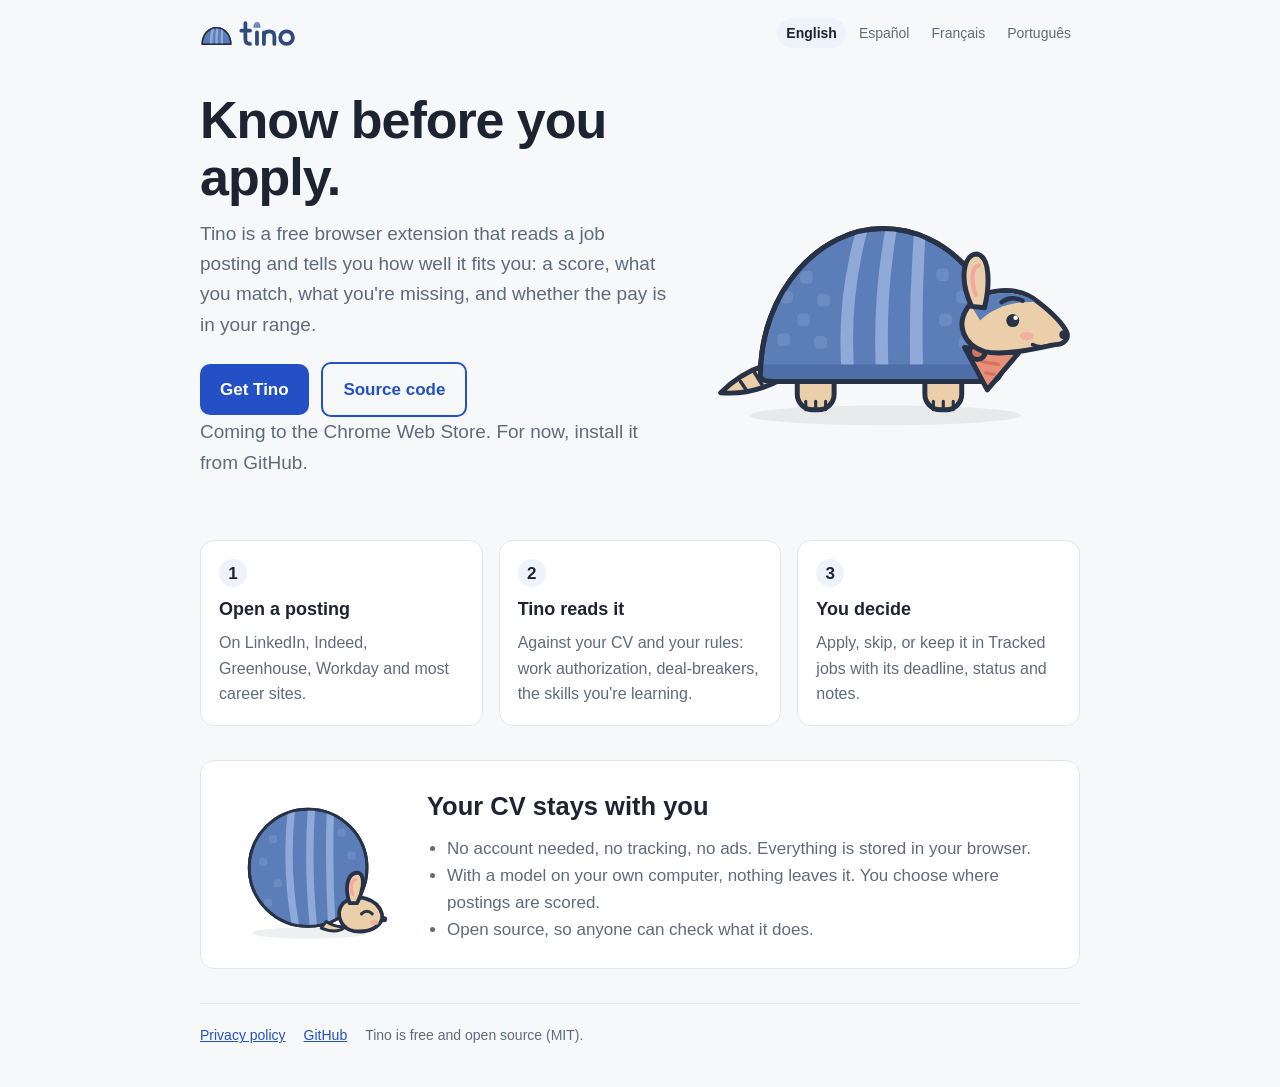
<file: docs/index.html>
<!doctype html>
<html lang="en">
<head>
<meta charset="utf-8">
<meta name="viewport" content="width=device-width, initial-scale=1">
<title>Tino — know before you apply</title>
<meta name="title-es" content="Tino — buen tino para tu búsqueda de empleo">
<meta name="title-fr" content="Tino — le bon flair pour votre recherche d'emploi">
<meta name="title-pt" content="Tino — bom tino na sua busca por emprego">
<meta name="description" content="Tino is a free browser extension that tells you how well a job posting fits your CV: a score, what you match, what you're missing and whether the pay is in your range. Private by design.">
<link rel="icon" href="assets/tino-mark.svg" type="image/svg+xml">
<link rel="stylesheet" href="assets/site.css">
</head>
<body>
<div class="wrap">
  <header class="top">
    <a class="logo" href="./"><img class="logo-mark" src="assets/tino-mark.svg" alt=""><img class="logo-word" src="assets/wordmark.svg" alt="Tino"></a>
    <nav class="langs" aria-label="Language">
      <a data-switch="en" href="?lang=en" hreflang="en">English</a>
      <a data-switch="es" href="?lang=es" hreflang="es">Español</a>
      <a data-switch="fr" href="?lang=fr" hreflang="fr">Français</a>
      <a data-switch="pt" href="?lang=pt" hreflang="pt">Português</a>
    </nav>
  </header>

  <main>
    <section class="hero">
      <div>
        <div data-lang="en">
          <h1>Know before you apply.</h1>
          <p>Tino is a free browser extension that reads a job posting and tells you how well it fits you: a score, what you match, what you're missing, and whether the pay is in your range.</p>
        </div>
        <div data-lang="es">
          <h1>Buen tino para tu búsqueda de empleo.</h1>
          <p>Tino es una extensión gratuita para tu navegador que lee una vacante y te dice qué tan bien encaja contigo: un puntaje, en qué coincides, qué te falta y si el sueldo está en tu rango.</p>
        </div>
        <div data-lang="fr">
          <h1>Le bon flair pour votre recherche d'emploi.</h1>
          <p>Tino est une extension gratuite pour votre navigateur qui lit une offre d'emploi et vous dit si elle vous correspond : une note, vos atouts, ce qui vous manque, et si le salaire est dans vos attentes.</p>
        </div>
        <div data-lang="pt">
          <h1>Bom tino na sua busca por emprego.</h1>
          <p>Tino é uma extensão gratuita para o seu navegador que lê uma vaga e diz o quanto ela combina com você: uma nota, no que você se encaixa, o que falta e se o salário está na sua faixa.</p>
        </div>
        <a class="btn" href="https://github.com/emaccheese/JobFit#setup">
          <span data-lang="en">Get Tino</span><span data-lang="es">Obtener Tino</span><span data-lang="fr">Obtenir Tino</span><span data-lang="pt">Obter o Tino</span>
        </a>
        <a class="btn secondary" href="https://github.com/emaccheese/JobFit">
          <span data-lang="en">Source code</span><span data-lang="es">Código fuente</span><span data-lang="fr">Code source</span><span data-lang="pt">Código-fonte</span>
        </a>
        <p class="note">
          <span data-lang="en">Coming to the Chrome Web Store. For now, install it from GitHub.</span>
          <span data-lang="es">Pronto en Chrome Web Store. Por ahora, instálala desde GitHub.</span>
          <span data-lang="fr">Bientôt sur le Chrome Web Store. En attendant, installez-la depuis GitHub.</span>
          <span data-lang="pt">Em breve na Chrome Web Store. Por enquanto, instale pelo GitHub.</span>
        </p>
      </div>
      <img src="assets/tino.svg" alt="Tino, the armadillo">
    </section>

    <section class="cards" aria-label="How it works">
      <div class="card">
        <div class="step-n">1</div>
        <h2 data-lang="en">Open a posting</h2><h2 data-lang="es">Abre una vacante</h2><h2 data-lang="fr">Ouvrez une offre</h2><h2 data-lang="pt">Abra uma vaga</h2>
        <p data-lang="en">On LinkedIn, Indeed, Greenhouse, Workday and most career sites.</p>
        <p data-lang="es">En LinkedIn, Indeed, Greenhouse, Workday y la mayoría de los sitios de empleo.</p>
        <p data-lang="fr">Sur LinkedIn, Indeed, Greenhouse, Workday et la plupart des sites carrière.</p>
        <p data-lang="pt">No LinkedIn, Indeed, Greenhouse, Workday e na maioria dos sites de carreira.</p>
      </div>
      <div class="card">
        <div class="step-n">2</div>
        <h2 data-lang="en">Tino reads it</h2><h2 data-lang="es">Tino la lee</h2><h2 data-lang="fr">Tino la lit</h2><h2 data-lang="pt">O Tino lê</h2>
        <p data-lang="en">Against your CV and your rules: work authorization, deal-breakers, the skills you're learning.</p>
        <p data-lang="es">Contra tu CV y tus reglas: permiso de trabajo, lo que descartas, lo que estás aprendiendo.</p>
        <p data-lang="fr">Face à votre CV et vos règles : autorisation de travail, critères éliminatoires, compétences en cours.</p>
        <p data-lang="pt">Contra o seu CV e as suas regras: autorização de trabalho, o que você descarta, o que está aprendendo.</p>
      </div>
      <div class="card">
        <div class="step-n">3</div>
        <h2 data-lang="en">You decide</h2><h2 data-lang="es">Tú decides</h2><h2 data-lang="fr">Vous décidez</h2><h2 data-lang="pt">Você decide</h2>
        <p data-lang="en">Apply, skip, or keep it in Tracked jobs with its deadline, status and notes.</p>
        <p data-lang="es">Postúlate, descártala o guárdala en tus empleos, con su fecha límite, estado y notas.</p>
        <p data-lang="fr">Postulez, passez, ou suivez-la avec sa date limite, son statut et vos notes.</p>
        <p data-lang="pt">Candidate-se, descarte ou acompanhe a vaga com prazo, status e notas.</p>
      </div>
    </section>

    <section class="promise">
      <img src="assets/tino-curled.svg" alt="">
      <div>
        <h2 data-lang="en">Your CV stays with you</h2><h2 data-lang="es">Tu CV se queda contigo</h2><h2 data-lang="fr">Votre CV reste chez vous</h2><h2 data-lang="pt">Seu CV fica com você</h2>
        <ul data-lang="en">
          <li>No account needed, no tracking, no ads. Everything is stored in your browser.</li>
          <li>With a model on your own computer, nothing leaves it. You choose where postings are scored.</li>
          <li>Open source, so anyone can check what it does.</li>
        </ul>
        <ul data-lang="es">
          <li>No necesitas cuenta, sin rastreo, sin anuncios. Todo se guarda en tu navegador.</li>
          <li>Con un modelo en tu propia computadora, nada sale de ella. Tú eliges dónde se evalúan las vacantes.</li>
          <li>Código abierto: cualquiera puede revisar lo que hace.</li>
        </ul>
        <ul data-lang="fr">
          <li>Aucun compte nécessaire, pas de pistage, pas de publicité. Tout est stocké dans votre navigateur.</li>
          <li>Avec un modèle sur votre propre ordinateur, rien n'en sort. Vous choisissez où les offres sont évaluées.</li>
          <li>Open source : chacun peut vérifier ce qu'elle fait.</li>
        </ul>
        <ul data-lang="pt">
          <li>Não precisa de conta, sem rastreamento, sem anúncios. Tudo fica guardado no seu navegador.</li>
          <li>Com um modelo no seu próprio computador, nada sai dele. Você escolhe onde as vagas são avaliadas.</li>
          <li>Código aberto: qualquer pessoa pode verificar o que ele faz.</li>
        </ul>
      </div>
    </section>
  </main>

  <footer>
    <a href="privacy.html"><span data-lang="en">Privacy policy</span><span data-lang="es">Política de privacidad</span><span data-lang="fr">Politique de confidentialité</span><span data-lang="pt">Política de privacidade</span></a>
    <a href="https://github.com/emaccheese/JobFit">GitHub</a>
    <span data-lang="en">Tino is free and open source (MIT).</span>
    <span data-lang="es">Tino es gratuito y de código abierto (MIT).</span>
    <span data-lang="fr">Tino est gratuit et open source (MIT).</span>
    <span data-lang="pt">O Tino é gratuito e de código aberto (MIT).</span>
  </footer>
</div>
<script src="assets/site.js"></script>
</body>
</html>
</file>
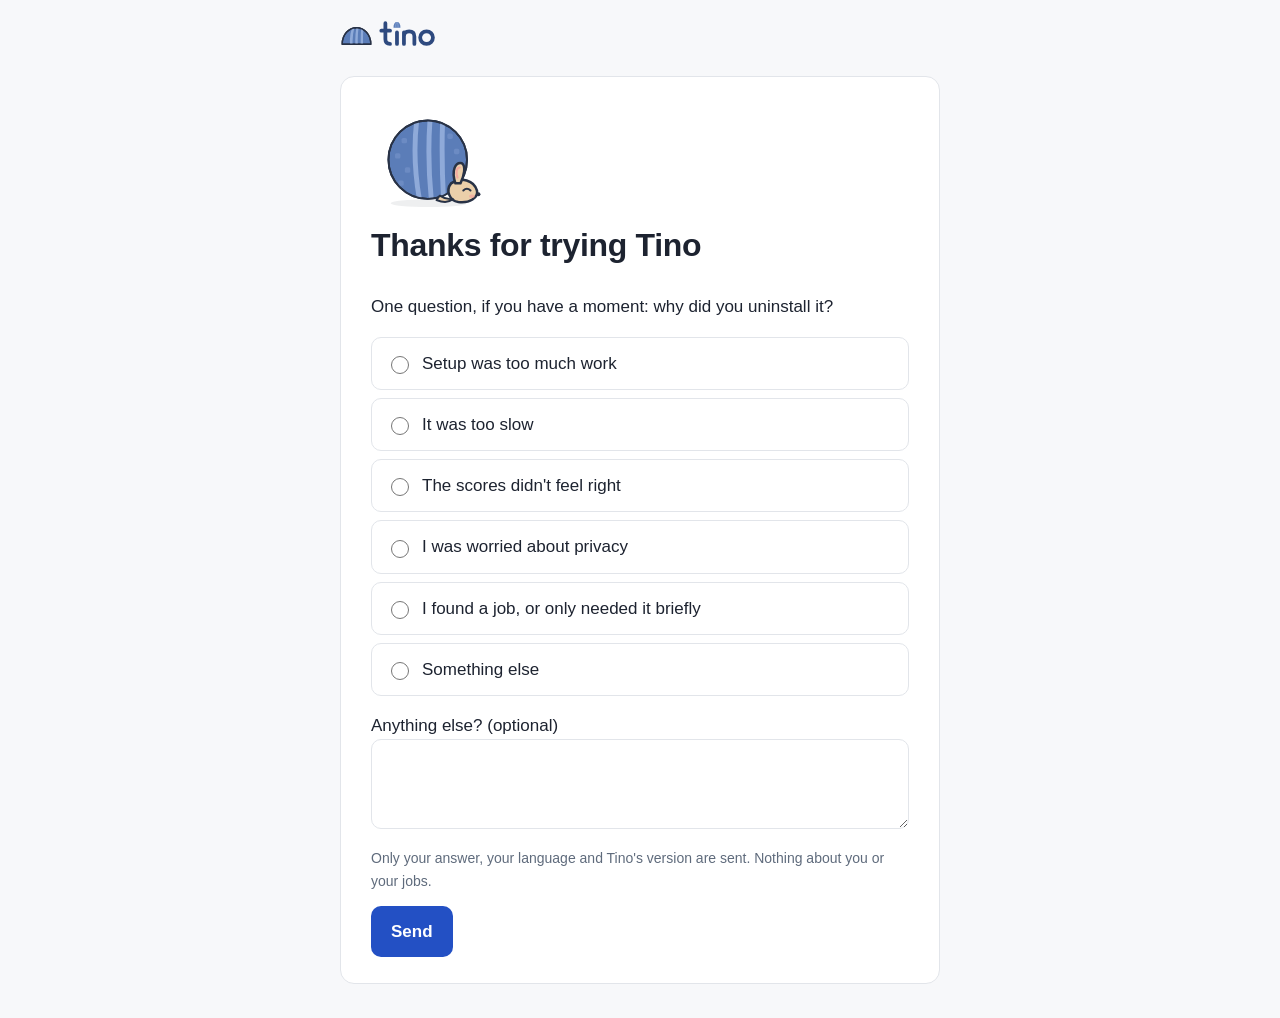
<file: docs/goodbye.html>
<!doctype html>
<html lang="en">
<head>
<meta charset="utf-8">
<meta name="viewport" content="width=device-width, initial-scale=1">
<title>Before you go — Tino</title>
<meta name="title-es" content="Antes de irte — Tino">
<meta name="title-fr" content="Avant de partir — Tino">
<meta name="title-pt" content="Antes de ir — Tino">
<meta name="robots" content="noindex">
<link rel="icon" href="assets/tino-mark.svg" type="image/svg+xml">
<link rel="stylesheet" href="assets/site.css">
</head>
<body>
<div class="wrap" style="max-width: 640px;">
  <header class="top">
    <a class="logo" href="./"><img class="logo-mark" src="assets/tino-mark.svg" alt=""><img class="logo-word" src="assets/wordmark.svg" alt="Tino"></a>
  </header>

  <main class="doc">
    <img src="assets/tino-curled.svg" alt="" style="width: 120px; display: block; margin-bottom: 8px;">
    <form id="ask">
      <h1 data-lang="en">Thanks for trying Tino</h1>
      <h1 data-lang="es">Gracias por probar Tino</h1>
      <h1 data-lang="fr">Merci d'avoir essayé Tino</h1>
      <h1 data-lang="pt">Obrigado por experimentar o Tino</h1>
      <p data-lang="en">One question, if you have a moment: why did you uninstall it?</p>
      <p data-lang="es">Una pregunta, si tienes un momento: ¿por qué la desinstalaste?</p>
      <p data-lang="fr">Une question, si vous avez un instant : pourquoi l'avez-vous désinstallée ?</p>
      <p data-lang="pt">Uma pergunta, se você tiver um minuto: por que desinstalou?</p>

      <fieldset class="choices" style="border: 0; padding: 0; margin: 16px 0;">
        <legend class="sr-only">Reason</legend>
        <label><input type="radio" name="reason" value="setup" required>
          <span data-lang="en">Setup was too much work</span><span data-lang="es">Configurarla era demasiado trabajo</span><span data-lang="fr">La configuration demandait trop d'efforts</span><span data-lang="pt">Configurar dava trabalho demais</span></label>
        <label><input type="radio" name="reason" value="slow">
          <span data-lang="en">It was too slow</span><span data-lang="es">Era demasiado lenta</span><span data-lang="fr">Elle était trop lente</span><span data-lang="pt">Era lenta demais</span></label>
        <label><input type="radio" name="reason" value="wrong-scores">
          <span data-lang="en">The scores didn't feel right</span><span data-lang="es">Los puntajes no me parecían acertados</span><span data-lang="fr">Les notes ne semblaient pas justes</span><span data-lang="pt">As notas não pareciam certas</span></label>
        <label><input type="radio" name="reason" value="privacy">
          <span data-lang="en">I was worried about privacy</span><span data-lang="es">Me preocupaba la privacidad</span><span data-lang="fr">La confidentialité m'inquiétait</span><span data-lang="pt">Fiquei preocupado com a privacidade</span></label>
        <label><input type="radio" name="reason" value="done">
          <span data-lang="en">I found a job, or only needed it briefly</span><span data-lang="es">Encontré empleo, o solo la necesitaba un tiempo</span><span data-lang="fr">J'ai trouvé un emploi, ou n'en avais besoin que brièvement</span><span data-lang="pt">Encontrei emprego, ou só precisava por pouco tempo</span></label>
        <label><input type="radio" name="reason" value="other">
          <span data-lang="en">Something else</span><span data-lang="es">Otra cosa</span><span data-lang="fr">Autre chose</span><span data-lang="pt">Outro motivo</span></label>
      </fieldset>

      <label for="details">
        <span data-lang="en">Anything else? (optional)</span><span data-lang="es">¿Algo más? (opcional)</span><span data-lang="fr">Autre chose ? (facultatif)</span><span data-lang="pt">Algo mais? (opcional)</span>
      </label>
      <textarea id="details" name="details" maxlength="1000"></textarea>
      <p class="note">
        <span data-lang="en">Only your answer, your language and Tino's version are sent. Nothing about you or your jobs.</span>
        <span data-lang="es">Solo se envían tu respuesta, tu idioma y la versión de Tino. Nada sobre ti ni tus empleos.</span>
        <span data-lang="fr">Seuls votre réponse, votre langue et la version de Tino sont envoyés. Rien sur vous ni vos offres.</span>
        <span data-lang="pt">Só são enviados sua resposta, seu idioma e a versão do Tino. Nada sobre você ou suas vagas.</span>
      </p>
      <button class="btn" type="submit">
        <span data-lang="en">Send</span><span data-lang="es">Enviar</span><span data-lang="fr">Envoyer</span><span data-lang="pt">Enviar</span>
      </button>
    </form>

    <div id="thanks" hidden>
      <h1 data-lang="en">Thank you</h1><h1 data-lang="es">Gracias</h1><h1 data-lang="fr">Merci</h1><h1 data-lang="pt">Obrigado</h1>
      <p data-lang="en">It helps make Tino better. Good luck with the search.</p>
      <p data-lang="es">Ayuda a mejorar Tino. Mucha suerte con la búsqueda.</p>
      <p data-lang="fr">Cela aide à améliorer Tino. Bonne chance dans votre recherche.</p>
      <p data-lang="pt">Isso ajuda a melhorar o Tino. Boa sorte na busca.</p>
    </div>
  </main>
</div>
<script src="assets/site.js"></script>
<script>
  // The Google Form the answers go to (brand/brand.md, "Uninstall form").
  // Until it's filled in, nothing is sent: the page just says thanks.
  var FORM = {
    action: "",   // https://docs.google.com/forms/d/e/<FORM_ID>/formResponse
    reason: "",   // entry.<id> of the reason question
    details: "",  // entry.<id> of "anything else"
    lang: "",     // entry.<id> of the language field
    version: ""   // entry.<id> of the version field
  };

  document.getElementById("ask").addEventListener("submit", function (event) {
    event.preventDefault();
    var form = event.target;
    var choice = form.querySelector('input[name="reason"]:checked');
    if (FORM.action && choice) {
      var body = new URLSearchParams();
      body.set(FORM.reason, choice.value);
      if (FORM.details) body.set(FORM.details, form.details.value.slice(0, 1000));
      if (FORM.lang) body.set(FORM.lang, window.TINO_LANG || "en");
      if (FORM.version) body.set(FORM.version, (new URLSearchParams(location.search).get("v") || "").slice(0, 20));
      // Google Forms doesn't allow reading the reply from another site; the
      // answer is recorded all the same.
      fetch(FORM.action, { method: "POST", mode: "no-cors", body: body }).catch(function () {});
    }
    form.hidden = true;
    document.getElementById("thanks").hidden = false;
  });
</script>
</body>
</html>
</file>
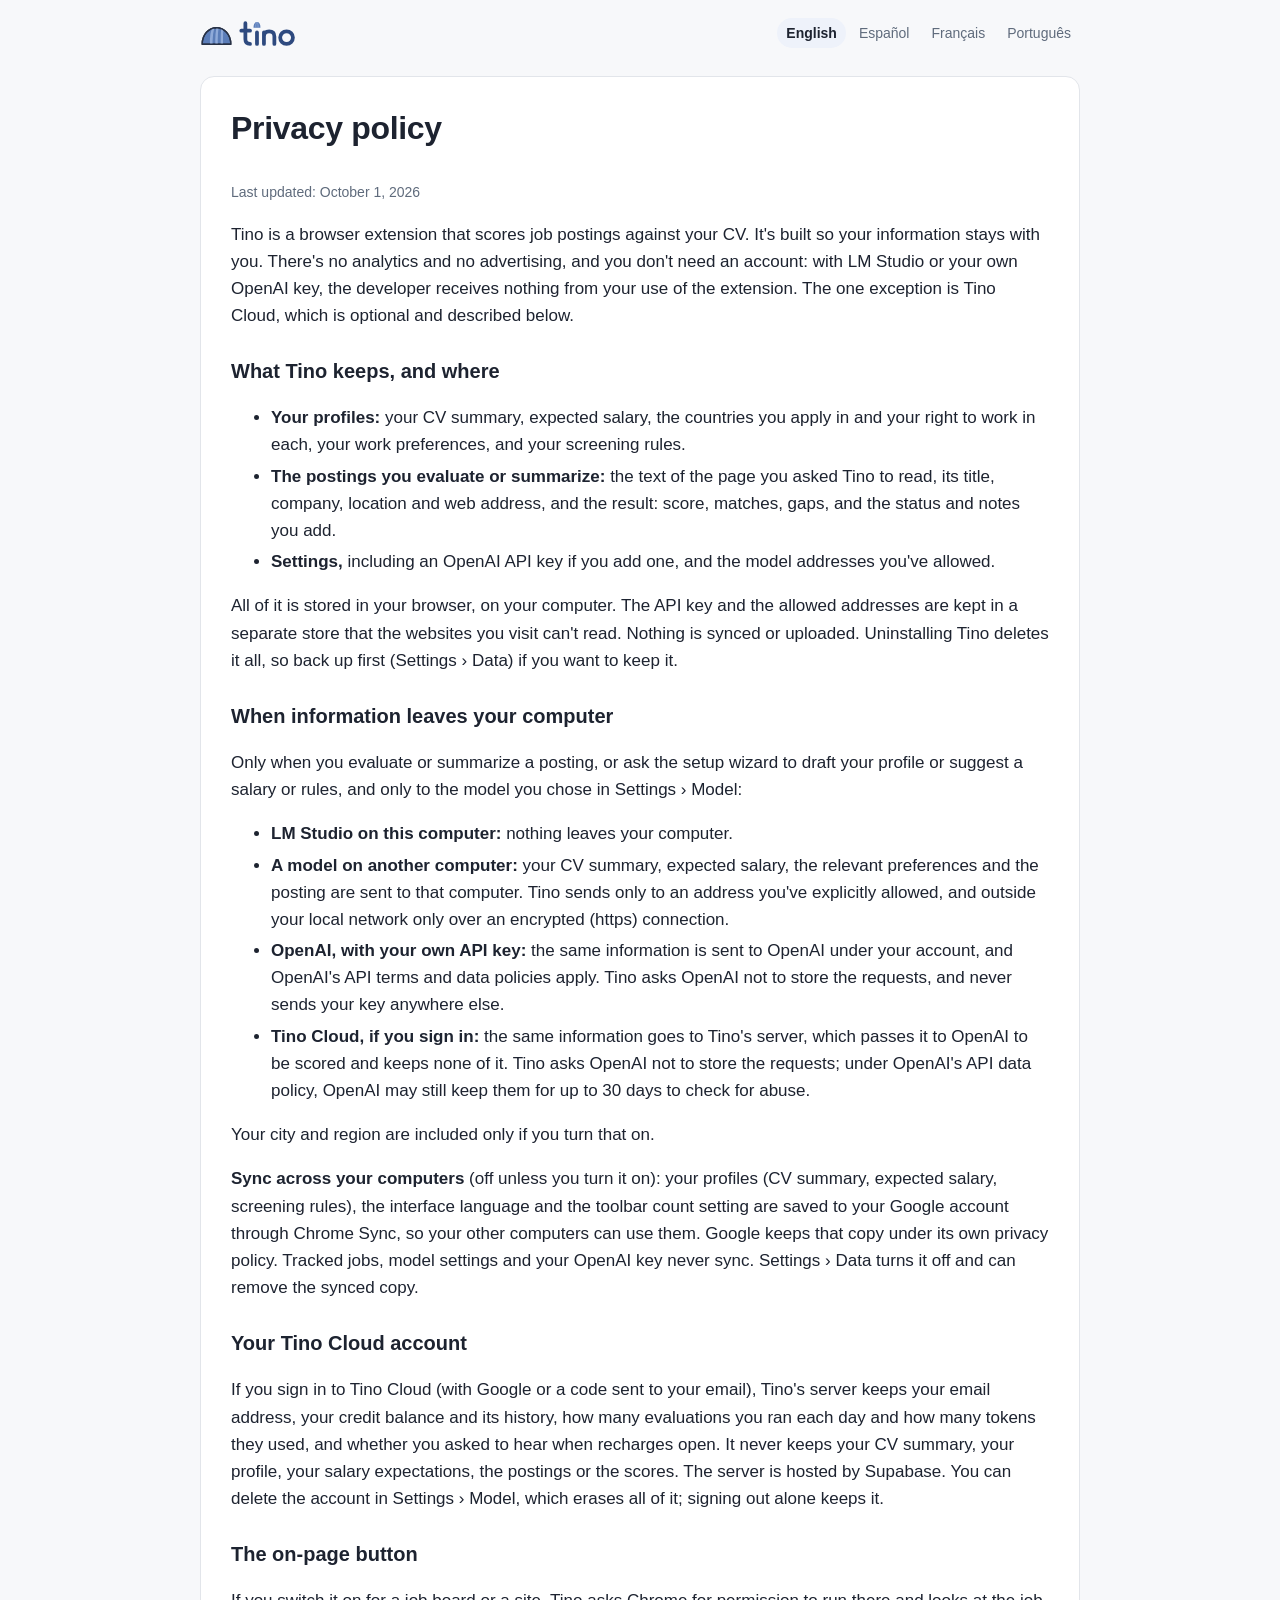
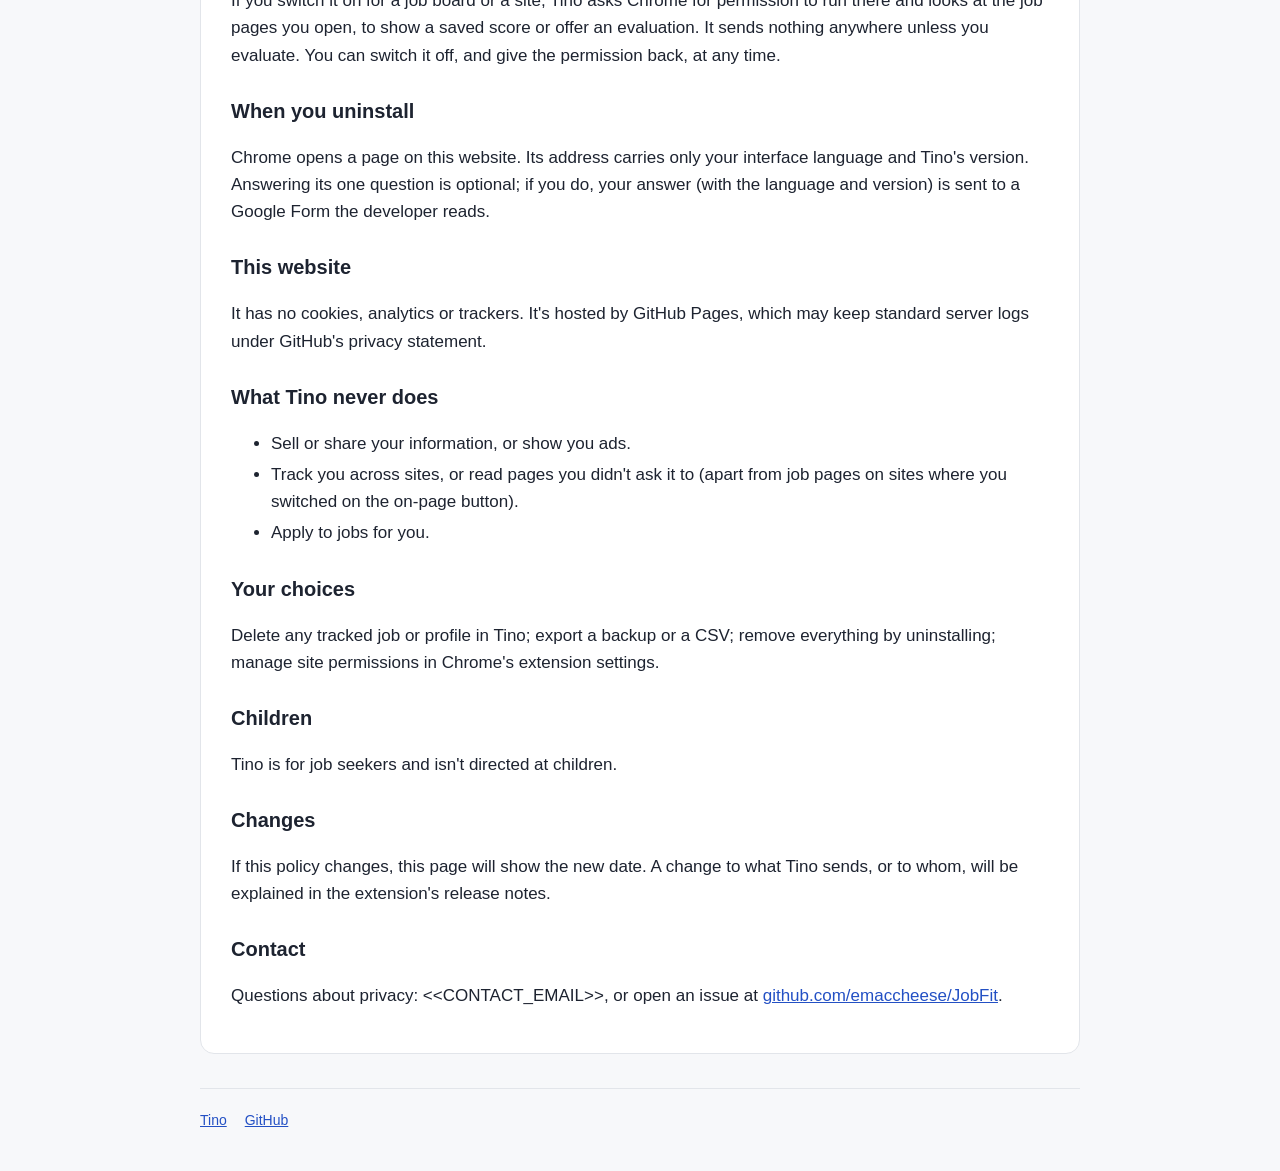
<file: docs/privacy.html>
<!doctype html>
<html lang="en">
<head>
<meta charset="utf-8">
<meta name="viewport" content="width=device-width, initial-scale=1">
<title>Privacy policy — Tino</title>
<meta name="title-es" content="Política de privacidad — Tino">
<meta name="title-fr" content="Politique de confidentialité — Tino">
<meta name="title-pt" content="Política de privacidade — Tino">
<link rel="icon" href="assets/tino-mark.svg" type="image/svg+xml">
<link rel="stylesheet" href="assets/site.css">
</head>
<body>
<div class="wrap">
  <header class="top">
    <a class="logo" href="./"><img class="logo-mark" src="assets/tino-mark.svg" alt=""><img class="logo-word" src="assets/wordmark.svg" alt="Tino"></a>
    <nav class="langs" aria-label="Language">
      <a data-switch="en" href="?lang=en" hreflang="en">English</a>
      <a data-switch="es" href="?lang=es" hreflang="es">Español</a>
      <a data-switch="fr" href="?lang=fr" hreflang="fr">Français</a>
      <a data-switch="pt" href="?lang=pt" hreflang="pt">Português</a>
    </nav>
  </header>

  <main>
    <!-- Placeholder: <<CONTACT_EMAIL>> is replaced with the dedicated address once it exists (store/checklist.md). -->

    <article class="doc" data-lang="en" lang="en">
      <h1>Privacy policy</h1>
      <p class="updated">Last updated: October 1, 2026</p>
      <p>Tino is a browser extension that scores job postings against your CV. It's built so your information stays with you. There's no analytics and no advertising, and you don't need an account: with LM Studio or your own OpenAI key, the developer receives nothing from your use of the extension. The one exception is Tino Cloud, which is optional and described below.</p>

      <h2>What Tino keeps, and where</h2>
      <ul>
        <li><strong>Your profiles:</strong> your CV summary, expected salary, the countries you apply in and your right to work in each, your work preferences, and your screening rules.</li>
        <li><strong>The postings you evaluate or summarize:</strong> the text of the page you asked Tino to read, its title, company, location and web address, and the result: score, matches, gaps, and the status and notes you add.</li>
        <li><strong>Settings,</strong> including an OpenAI API key if you add one, and the model addresses you've allowed.</li>
      </ul>
      <p>All of it is stored in your browser, on your computer. The API key and the allowed addresses are kept in a separate store that the websites you visit can't read. Nothing is synced or uploaded. Uninstalling Tino deletes it all, so back up first (Settings › Data) if you want to keep it.</p>

      <h2>When information leaves your computer</h2>
      <p>Only when you evaluate or summarize a posting, or ask the setup wizard to draft your profile or suggest a salary or rules, and only to the model you chose in Settings › Model:</p>
      <ul>
        <li><strong>LM Studio on this computer:</strong> nothing leaves your computer.</li>
        <li><strong>A model on another computer:</strong> your CV summary, expected salary, the relevant preferences and the posting are sent to that computer. Tino sends only to an address you've explicitly allowed, and outside your local network only over an encrypted (https) connection.</li>
        <li><strong>OpenAI, with your own API key:</strong> the same information is sent to OpenAI under your account, and OpenAI's API terms and data policies apply. Tino asks OpenAI not to store the requests, and never sends your key anywhere else.</li>
        <li><strong>Tino Cloud, if you sign in:</strong> the same information goes to Tino's server, which passes it to OpenAI to be scored and keeps none of it. Tino asks OpenAI not to store the requests; under OpenAI's API data policy, OpenAI may still keep them for up to 30 days to check for abuse.</li>
      </ul>
      <p>Your city and region are included only if you turn that on.</p>
      <p><strong>Sync across your computers</strong> (off unless you turn it on): your profiles (CV summary, expected salary, screening rules), the interface language and the toolbar count setting are saved to your Google account through Chrome Sync, so your other computers can use them. Google keeps that copy under its own privacy policy. Tracked jobs, model settings and your OpenAI key never sync. Settings › Data turns it off and can remove the synced copy.</p>

      <h2>Your Tino Cloud account</h2>
      <p>If you sign in to Tino Cloud (with Google or a code sent to your email), Tino's server keeps your email address, your credit balance and its history, how many evaluations you ran each day and how many tokens they used, and whether you asked to hear when recharges open. It never keeps your CV summary, your profile, your salary expectations, the postings or the scores. The server is hosted by Supabase. You can delete the account in Settings › Model, which erases all of it; signing out alone keeps it.</p>

      <h2>The on-page button</h2>
      <p>If you switch it on for a job board or a site, Tino asks Chrome for permission to run there and looks at the job pages you open, to show a saved score or offer an evaluation. It sends nothing anywhere unless you evaluate. You can switch it off, and give the permission back, at any time.</p>

      <h2>When you uninstall</h2>
      <p>Chrome opens a page on this website. Its address carries only your interface language and Tino's version. Answering its one question is optional; if you do, your answer (with the language and version) is sent to a Google Form the developer reads.</p>

      <h2>This website</h2>
      <p>It has no cookies, analytics or trackers. It's hosted by GitHub Pages, which may keep standard server logs under GitHub's privacy statement.</p>

      <h2>What Tino never does</h2>
      <ul>
        <li>Sell or share your information, or show you ads.</li>
        <li>Track you across sites, or read pages you didn't ask it to (apart from job pages on sites where you switched on the on-page button).</li>
        <li>Apply to jobs for you.</li>
      </ul>

      <h2>Your choices</h2>
      <p>Delete any tracked job or profile in Tino; export a backup or a CSV; remove everything by uninstalling; manage site permissions in Chrome's extension settings.</p>

      <h2>Children</h2>
      <p>Tino is for job seekers and isn't directed at children.</p>

      <h2>Changes</h2>
      <p>If this policy changes, this page will show the new date. A change to what Tino sends, or to whom, will be explained in the extension's release notes.</p>

      <h2>Contact</h2>
      <p>Questions about privacy: &lt;&lt;CONTACT_EMAIL&gt;&gt;, or open an issue at <a href="https://github.com/emaccheese/JobFit/issues">github.com/emaccheese/JobFit</a>.</p>
    </article>

    <article class="doc" data-lang="es" lang="es">
      <h1>Política de privacidad</h1>
      <p class="updated">Última actualización: 1 de octubre de 2026</p>
      <p>Tino es una extensión del navegador que evalúa vacantes frente a tu CV. Está hecha para que tu información se quede contigo. No hay analítica ni publicidad, y no necesitas una cuenta: con LM Studio o tu propia clave de OpenAI, el desarrollador no recibe nada de tu uso de la extensión. La única excepción es Tino Cloud, que es opcional y se describe abajo.</p>

      <h2>Qué guarda Tino, y dónde</h2>
      <ul>
        <li><strong>Tus perfiles:</strong> el resumen de tu CV, tu sueldo esperado, los países donde te postulas y tu permiso de trabajo en cada uno, tus preferencias de trabajo y tus reglas de filtrado.</li>
        <li><strong>Las vacantes que evalúas o resumes:</strong> el texto de la página que le pediste leer a Tino, su título, empresa, ubicación y dirección web, y el resultado: puntaje, coincidencias, brechas, y el estado y las notas que agregues.</li>
        <li><strong>La configuración,</strong> incluida una clave de API de OpenAI si agregas una, y las direcciones de modelo que hayas permitido.</li>
      </ul>
      <p>Todo se guarda en tu navegador, en tu computadora. La clave de API y las direcciones permitidas se guardan en un almacén aparte que los sitios que visitas no pueden leer. Nada se sincroniza ni se sube. Desinstalar Tino lo borra todo, así que haz un respaldo antes (Configuración › Datos) si quieres conservarlo.</p>

      <h2>Cuándo sale información de tu computadora</h2>
      <p>Solo cuando evalúas o resumes una vacante, o le pides al asistente de configuración que redacte tu perfil o sugiera un sueldo o reglas, y solo hacia el modelo que elegiste en Configuración › Modelo:</p>
      <ul>
        <li><strong>LM Studio en esta computadora:</strong> nada sale de tu computadora.</li>
        <li><strong>Un modelo en otra computadora:</strong> el resumen de tu CV, tu sueldo esperado, las preferencias relevantes y la vacante se envían a esa computadora. Tino solo envía a una dirección que hayas permitido expresamente y, fuera de tu red local, solo por una conexión cifrada (https).</li>
        <li><strong>OpenAI, con tu propia clave de API:</strong> la misma información se envía a OpenAI bajo tu cuenta, y aplican los términos y las políticas de datos de la API de OpenAI. Tino le pide a OpenAI que no guarde las solicitudes, y nunca envía tu clave a ningún otro lugar.</li>
        <li><strong>Tino Cloud, si inicias sesión:</strong> la misma información va al servidor de Tino, que la pasa a OpenAI para evaluarla y no guarda nada de ella. Tino le pide a OpenAI que no guarde las solicitudes; según la política de datos de la API de OpenAI, OpenAI aun así puede conservarlas hasta 30 días para detectar abusos.</li>
      </ul>
      <p>Tu ciudad y región solo se incluyen si activas esa opción.</p>
      <p><strong>Sincronizar entre tus computadoras</strong> (desactivado salvo que lo actives): tus perfiles (resumen del CV, sueldo esperado, reglas de filtrado), el idioma y el ajuste del conteo del icono se guardan en tu cuenta de Google mediante la sincronización de Chrome, para que tus otras computadoras puedan usarlos. Google guarda esa copia según su propia política de privacidad. Los empleos guardados, la configuración del modelo y tu clave de OpenAI nunca se sincronizan. En Configuración › Datos puedes desactivarlo y quitar la copia sincronizada.</p>

      <h2>Tu cuenta de Tino Cloud</h2>
      <p>Si inicias sesión en Tino Cloud (con Google o con un código enviado a tu correo), el servidor de Tino guarda tu correo electrónico, tu saldo de crédito y su historial, cuántas evaluaciones hiciste cada día y cuántos tokens usaron, y si pediste que te avisaran cuando haya recargas. Nunca guarda tu resumen de CV, tu perfil, tus expectativas de sueldo, las vacantes ni las notas. El servidor está alojado en Supabase. Puedes eliminar la cuenta en Configuración › Modelo, lo que borra todo; cerrar sesión no la borra.</p>

      <h2>El botón en la página</h2>
      <p>Si lo activas para un portal de empleo o un sitio, Tino le pide permiso a Chrome para funcionar ahí y mira las vacantes que abres, para mostrar un puntaje guardado u ofrecer una evaluación. No envía nada a ningún lado a menos que evalúes. Puedes desactivarlo, y devolver el permiso, cuando quieras.</p>

      <h2>Cuando desinstalas</h2>
      <p>Chrome abre una página de este sitio. Su dirección lleva solo el idioma de la interfaz y la versión de Tino. Responder su única pregunta es opcional; si lo haces, tu respuesta (con el idioma y la versión) se envía a un formulario de Google que lee el desarrollador.</p>

      <h2>Este sitio web</h2>
      <p>No tiene cookies, analítica ni rastreadores. Está alojado en GitHub Pages, que puede guardar registros estándar del servidor según la declaración de privacidad de GitHub.</p>

      <h2>Lo que Tino nunca hace</h2>
      <ul>
        <li>Vender o compartir tu información, ni mostrarte anuncios.</li>
        <li>Rastrearte entre sitios, ni leer páginas que no le pediste (salvo las vacantes en sitios donde activaste el botón en la página).</li>
        <li>Postularse a empleos por ti.</li>
      </ul>

      <h2>Tus opciones</h2>
      <p>Borra cualquier empleo guardado o perfil en Tino; exporta un respaldo o un CSV; elimina todo desinstalando; administra los permisos de los sitios en la configuración de extensiones de Chrome.</p>

      <h2>Menores</h2>
      <p>Tino es para personas que buscan empleo y no está dirigido a menores.</p>

      <h2>Cambios</h2>
      <p>Si esta política cambia, esta página mostrará la nueva fecha. Un cambio en lo que Tino envía, o a quién, se explicará en las notas de la versión de la extensión.</p>

      <h2>Contacto</h2>
      <p>Preguntas sobre privacidad: &lt;&lt;CONTACT_EMAIL&gt;&gt;, o abre un issue en <a href="https://github.com/emaccheese/JobFit/issues">github.com/emaccheese/JobFit</a>.</p>
    </article>

    <article class="doc" data-lang="fr" lang="fr">
      <h1>Politique de confidentialité</h1>
      <p class="updated">Dernière mise à jour : 1er octobre 2026</p>
      <p>Tino est une extension de navigateur qui évalue des offres d'emploi par rapport à votre CV. Elle est conçue pour que vos informations restent chez vous. Pas d'analytique, pas de publicité, et aucun compte n'est nécessaire : avec LM Studio ou votre propre clé OpenAI, le développeur ne reçoit rien de votre utilisation de l'extension. La seule exception est Tino Cloud, facultatif et décrit plus bas.</p>

      <h2>Ce que Tino conserve, et où</h2>
      <ul>
        <li><strong>Vos profils :</strong> le résumé de votre CV, votre salaire attendu, les pays où vous postulez et votre droit de travailler dans chacun, vos préférences de travail et vos règles de filtrage.</li>
        <li><strong>Les offres que vous évaluez ou résumez :</strong> le texte de la page que vous avez demandé à Tino de lire, son titre, l'entreprise, le lieu et l'adresse web, et le résultat : note, atouts, lacunes, ainsi que le statut et les notes que vous ajoutez.</li>
        <li><strong>Les paramètres,</strong> y compris une clé d'API OpenAI si vous en ajoutez une, et les adresses de modèle que vous avez autorisées.</li>
      </ul>
      <p>Tout est stocké dans votre navigateur, sur votre ordinateur. La clé d'API et les adresses autorisées sont conservées dans un espace séparé que les sites que vous visitez ne peuvent pas lire. Rien n'est synchronisé ni envoyé. Désinstaller Tino efface tout : faites une sauvegarde avant (Paramètres › Données) si vous voulez le garder.</p>

      <h2>Quand des informations quittent votre ordinateur</h2>
      <p>Seulement quand vous évaluez ou résumez une offre, ou que vous demandez à l'assistant de configuration de rédiger votre profil ou de suggérer un salaire ou des règles, et seulement vers le modèle choisi dans Paramètres › Modèle :</p>
      <ul>
        <li><strong>LM Studio sur cet ordinateur :</strong> rien ne quitte votre ordinateur.</li>
        <li><strong>Un modèle sur un autre ordinateur :</strong> le résumé de votre CV, votre salaire attendu, les préférences utiles et l'offre sont envoyés à cet ordinateur. Tino n'envoie qu'à une adresse que vous avez explicitement autorisée et, hors de votre réseau local, uniquement par une connexion chiffrée (https).</li>
        <li><strong>OpenAI, avec votre propre clé d'API :</strong> les mêmes informations sont envoyées à OpenAI sous votre compte, et les conditions et politiques de données de l'API d'OpenAI s'appliquent. Tino demande à OpenAI de ne pas conserver les requêtes, et n'envoie jamais votre clé ailleurs.</li>
        <li><strong>Tino Cloud, si vous vous connectez :</strong> les mêmes informations vont au serveur de Tino, qui les transmet à OpenAI pour l'évaluation et n'en conserve rien. Tino demande à OpenAI de ne pas conserver les requêtes ; selon la politique de données de l'API d'OpenAI, OpenAI peut toutefois les garder jusqu'à 30 jours pour détecter les abus.</li>
      </ul>
      <p>Votre ville et votre région ne sont incluses que si vous activez cette option.</p>
      <p><strong>Synchroniser entre vos ordinateurs</strong> (désactivé sauf si vous l'activez) : vos profils (résumé du CV, salaire attendu, règles de filtrage), la langue et le réglage du compteur de l'icône sont enregistrés dans votre compte Google via la synchronisation de Chrome, pour que vos autres ordinateurs puissent les utiliser. Google conserve cette copie selon sa propre politique de confidentialité. Les offres suivies, les réglages du modèle et votre clé OpenAI ne sont jamais synchronisés. Paramètres › Données permet de la désactiver et de supprimer la copie synchronisée.</p>

      <h2>Votre compte Tino Cloud</h2>
      <p>Si vous vous connectez à Tino Cloud (avec Google ou un code envoyé par e-mail), le serveur de Tino conserve votre adresse e-mail, votre solde de crédit et son historique, le nombre d'évaluations faites chaque jour et les tokens utilisés, et si vous avez demandé à être prévenu de l'ouverture des recharges. Il ne conserve jamais votre résumé de CV, votre profil, vos attentes salariales, les offres ni les notes. Le serveur est hébergé par Supabase. Vous pouvez supprimer le compte dans Paramètres › Modèle, ce qui efface tout ; se déconnecter ne le supprime pas.</p>

      <h2>Le bouton sur la page</h2>
      <p>Si vous l'activez pour un site d'emploi, Tino demande à Chrome la permission d'y fonctionner et regarde les offres que vous ouvrez, pour afficher une note enregistrée ou proposer une évaluation. Il n'envoie rien tant que vous n'évaluez pas. Vous pouvez le désactiver, et rendre la permission, à tout moment.</p>

      <h2>Quand vous désinstallez</h2>
      <p>Chrome ouvre une page de ce site. Son adresse ne contient que la langue de l'interface et la version de Tino. Répondre à son unique question est facultatif ; si vous le faites, votre réponse (avec la langue et la version) est envoyée à un formulaire Google que lit le développeur.</p>

      <h2>Ce site web</h2>
      <p>Il n'a ni cookies, ni analytique, ni traceurs. Il est hébergé par GitHub Pages, qui peut conserver des journaux de serveur standard selon la déclaration de confidentialité de GitHub.</p>

      <h2>Ce que Tino ne fait jamais</h2>
      <ul>
        <li>Vendre ou partager vos informations, ni vous montrer de la publicité.</li>
        <li>Vous suivre d'un site à l'autre, ni lire des pages que vous ne lui avez pas demandées (sauf les offres sur les sites où vous avez activé le bouton sur la page).</li>
        <li>Postuler à votre place.</li>
      </ul>

      <h2>Vos choix</h2>
      <p>Supprimez toute offre suivie ou tout profil dans Tino ; exportez une sauvegarde ou un CSV ; effacez tout en désinstallant ; gérez les permissions des sites dans les paramètres des extensions de Chrome.</p>

      <h2>Enfants</h2>
      <p>Tino s'adresse aux personnes en recherche d'emploi et ne vise pas les enfants.</p>

      <h2>Modifications</h2>
      <p>Si cette politique change, cette page indiquera la nouvelle date. Tout changement dans ce que Tino envoie, ou à qui, sera expliqué dans les notes de version de l'extension.</p>

      <h2>Contact</h2>
      <p>Questions sur la confidentialité : &lt;&lt;CONTACT_EMAIL&gt;&gt;, ou ouvrez un ticket sur <a href="https://github.com/emaccheese/JobFit/issues">github.com/emaccheese/JobFit</a>.</p>
    </article>

    <article class="doc" data-lang="pt" lang="pt">
      <h1>Política de privacidade</h1>
      <p class="updated">Última atualização: 1º de outubro de 2026</p>
      <p>O Tino é uma extensão de navegador que avalia vagas em relação ao seu CV. Ele foi feito para que suas informações fiquem com você. Não há análise de uso nem publicidade, e você não precisa de conta: com o LM Studio ou sua própria chave da OpenAI, o desenvolvedor não recebe nada do seu uso da extensão. A única exceção é o Tino Cloud, que é opcional e está descrito abaixo.</p>

      <h2>O que o Tino guarda, e onde</h2>
      <ul>
        <li><strong>Seus perfis:</strong> o resumo do seu CV, a pretensão salarial, os países onde você se candidata e sua autorização de trabalho em cada um, suas preferências de trabalho e suas regras de filtragem.</li>
        <li><strong>As vagas que você avalia ou resume:</strong> o texto da página que você pediu para o Tino ler, o título, a empresa, o local e o endereço web, e o resultado: nota, pontos fortes, lacunas, e o status e as notas que você adicionar.</li>
        <li><strong>As configurações,</strong> incluindo uma chave de API da OpenAI se você adicionar uma, e os endereços de modelo que você permitiu.</li>
      </ul>
      <p>Tudo fica guardado no seu navegador, no seu computador. A chave de API e os endereços permitidos ficam em um armazenamento separado que os sites que você visita não conseguem ler. Nada é sincronizado nem enviado. Desinstalar o Tino apaga tudo, então faça um backup antes (Configurações › Dados) se quiser manter.</p>

      <h2>Quando informações saem do seu computador</h2>
      <p>Somente quando você avalia ou resume uma vaga, ou pede ao assistente de configuração para redigir seu perfil ou sugerir um salário ou regras, e somente para o modelo que você escolheu em Configurações › Modelo:</p>
      <ul>
        <li><strong>LM Studio neste computador:</strong> nada sai do seu computador.</li>
        <li><strong>Um modelo em outro computador:</strong> o resumo do seu CV, a pretensão salarial, as preferências relevantes e a vaga são enviados para esse computador. O Tino só envia para um endereço que você permitiu explicitamente e, fora da sua rede local, somente por uma conexão criptografada (https).</li>
        <li><strong>OpenAI, com sua própria chave de API:</strong> as mesmas informações são enviadas à OpenAI na sua conta, e valem os termos e as políticas de dados da API da OpenAI. O Tino pede à OpenAI que não guarde as solicitações, e nunca envia sua chave para nenhum outro lugar.</li>
        <li><strong>Tino Cloud, se você entrar:</strong> as mesmas informações vão para o servidor do Tino, que as repassa à OpenAI para avaliação e não guarda nada delas. O Tino pede à OpenAI que não guarde as solicitações; pela política de dados da API da OpenAI, a OpenAI ainda pode mantê-las por até 30 dias para detectar abusos.</li>
      </ul>
      <p>Sua cidade e região só são incluídas se você ativar essa opção.</p>
      <p><strong>Sincronizar entre seus computadores</strong> (desativado, a menos que você ative): seus perfis (resumo do CV, salário esperado, regras de triagem), o idioma e a configuração da contagem do ícone são salvos na sua conta do Google pela sincronização do Chrome, para que seus outros computadores possam usá-los. O Google guarda essa cópia conforme a própria política de privacidade. As vagas acompanhadas, as configurações do modelo e sua chave da OpenAI nunca são sincronizadas. Em Configurações › Dados você pode desativar e remover a cópia sincronizada.</p>

      <h2>Sua conta do Tino Cloud</h2>
      <p>Se você entrar no Tino Cloud (com o Google ou com um código enviado ao seu e-mail), o servidor do Tino guarda seu endereço de e-mail, seu saldo de crédito e o histórico dele, quantas avaliações você fez por dia e quantos tokens elas usaram, e se você pediu para ser avisado quando as recargas abrirem. Ele nunca guarda seu resumo de CV, seu perfil, suas expectativas salariais, as vagas nem as notas. O servidor fica hospedado no Supabase. Você pode excluir a conta em Configurações › Modelo, o que apaga tudo; sair da conta não a exclui.</p>

      <h2>O botão na página</h2>
      <p>Se você o ativar para um site de vagas, o Tino pede permissão ao Chrome para funcionar ali e olha as vagas que você abre, para mostrar uma nota salva ou oferecer uma avaliação. Ele não envia nada para lugar nenhum a menos que você avalie. Você pode desativá-lo, e devolver a permissão, quando quiser.</p>

      <h2>Quando você desinstala</h2>
      <p>O Chrome abre uma página deste site. O endereço leva apenas o idioma da interface e a versão do Tino. Responder à única pergunta é opcional; se você responder, sua resposta (com o idioma e a versão) é enviada a um formulário do Google que o desenvolvedor lê.</p>

      <h2>Este site</h2>
      <p>Não tem cookies, análise de uso nem rastreadores. É hospedado pelo GitHub Pages, que pode manter registros padrão de servidor conforme a declaração de privacidade do GitHub.</p>

      <h2>O que o Tino nunca faz</h2>
      <ul>
        <li>Vender ou compartilhar suas informações, nem mostrar anúncios.</li>
        <li>Rastrear você entre sites, nem ler páginas que você não pediu (exceto as vagas em sites onde você ativou o botão na página).</li>
        <li>Candidatar-se a vagas por você.</li>
      </ul>

      <h2>Suas escolhas</h2>
      <p>Apague qualquer vaga acompanhada ou perfil no Tino; exporte um backup ou um CSV; remova tudo desinstalando; gerencie as permissões dos sites nas configurações de extensões do Chrome.</p>

      <h2>Crianças</h2>
      <p>O Tino é para quem busca emprego e não é direcionado a crianças.</p>

      <h2>Mudanças</h2>
      <p>Se esta política mudar, esta página mostrará a nova data. Uma mudança no que o Tino envia, ou para quem, será explicada nas notas de versão da extensão.</p>

      <h2>Contato</h2>
      <p>Dúvidas sobre privacidade: &lt;&lt;CONTACT_EMAIL&gt;&gt;, ou abra uma issue em <a href="https://github.com/emaccheese/JobFit/issues">github.com/emaccheese/JobFit</a>.</p>
    </article>
  </main>

  <footer>
    <a href="./">Tino</a>
    <a href="https://github.com/emaccheese/JobFit">GitHub</a>
  </footer>
</div>
<script src="assets/site.js"></script>
</body>
</html>
</file>
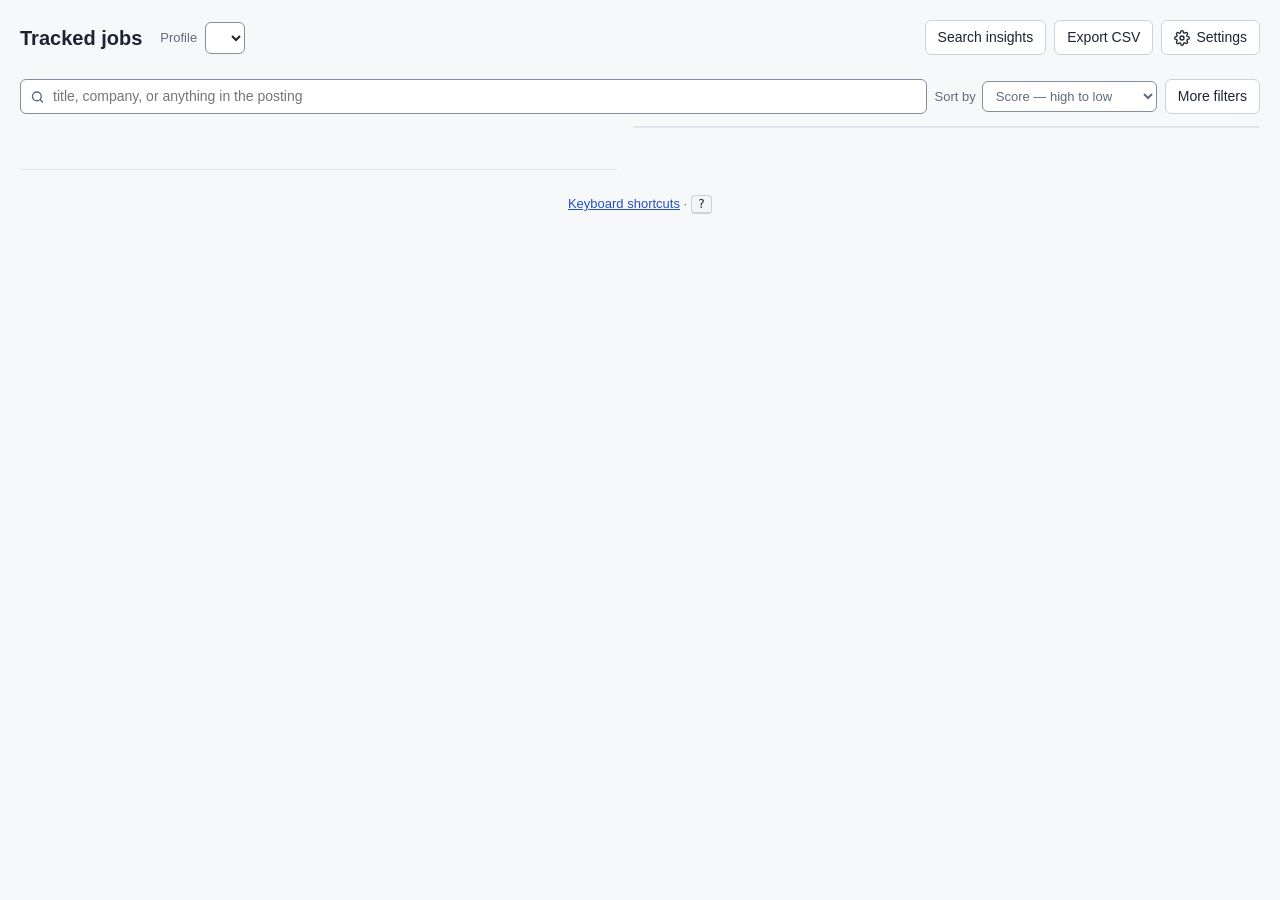
<file: job-fit-evaluator/history.html>
<!DOCTYPE html>
<html>
<head>
<meta charset="utf-8">
<meta name="viewport" content="width=device-width, initial-scale=1">
<title>Tracked jobs — Tino</title>
<link rel="stylesheet" href="ui.css">
<style>
  body {
    margin: 0; padding: 20px 20px 60px;
    font: 14px/1.5 var(--font);
  }
  .wrap { max-width: 1340px; margin: 0 auto; }

  /* --- header: what you're looking at, and the page-level actions ---------- */
  .page-head { display: flex; align-items: center; flex-wrap: wrap; gap: 10px 18px; margin-bottom: 14px; }
  .page-head h1 { font-size: var(--fs-xl); margin: 0; }
  .profile-picker { display: flex; align-items: center; gap: 8px; }
  .profile-picker label { font-size: var(--fs-sm); color: var(--muted); }
  .profile-picker select { max-width: 260px; }
  .head-actions { margin-left: auto; display: flex; align-items: center; gap: 8px; }
  .icon-btn { display: inline-flex; align-items: center; gap: 6px; }
  .icon-btn svg { width: 16px; height: 16px; }

  /* --- filters ----------------------------------------------------------------- */
  /* Funnel chips: the page should say what to do next, not just what happened.
     They're the one status filter; the exact status is under More filters. */
  .funnel-row { display: flex; align-items: flex-start; gap: 12px; margin-bottom: 10px; }
  .funnel { flex: 1; display: flex; flex-wrap: wrap; gap: 6px; }
  .funnel button {
    display: flex; align-items: baseline; gap: 6px;
    border: 1px solid var(--line); background: var(--card); border-radius: var(--radius-pill);
    padding: 5px 12px; font-size: var(--fs-sm); color: var(--muted); cursor: pointer;
  }
  .funnel button:hover:not(:disabled) { border-color: var(--border); background: var(--card); }
  .funnel button strong { color: var(--text); font-weight: 600; }
  .funnel button.urgent { border-color: var(--amber-line); background: var(--amber-soft); color: var(--amber-fg); }
  .funnel button.urgent strong { color: var(--amber-fg); }
  .funnel button.urgent[aria-pressed="true"] { background: var(--amber); border-color: var(--amber); color: var(--on-fill); }
  .funnel button.urgent[aria-pressed="true"] strong { color: var(--on-fill); }
  .funnel button[aria-pressed="true"] { background: var(--accent); border-color: var(--accent); color: var(--on-fill); }
  .funnel button[aria-pressed="true"] strong { color: var(--on-fill); }
  /* The out-of-date and duplicate chips sit on the same row but apart, so they
     read as notices rather than more status buckets. */
  .funnel-aside { flex: 0 0 auto; display: flex; align-items: center; gap: 8px; padding-left: 12px; border-left: 1px solid var(--line); }
  .funnel-aside:not(:has(> :not([hidden]))) { display: none; }
  .stale-chip {
    display: inline-flex; align-items: center; border: 1px dashed var(--amber-line); border-radius: var(--radius-pill);
    background: var(--amber-soft); color: var(--amber-fg); font-size: var(--fs-sm); overflow: hidden;
  }
  .stale-chip button { border: none; background: none; color: inherit; border-radius: 0; }
  .stale-chip .stale-open { padding: 5px 4px 5px 12px; }
  .dup-chip .stale-open { padding-right: 12px; }
  .stale-chip .stale-open strong { font-weight: 700; margin-right: 5px; }
  .stale-chip[aria-pressed="true"] { background: var(--amber); border-style: solid; border-color: var(--amber); color: var(--on-fill); }
  .stale-chip .stale-dismiss { padding: 5px 10px 5px 6px; min-width: 28px; font-size: 15px; line-height: 1; opacity: .75; }
  .stale-chip button:hover:not(:disabled) { background: none; opacity: 1; }

  .controls { display: flex; flex-wrap: wrap; gap: 8px; align-items: center; margin-bottom: 12px; }
  .search { flex: 1; min-width: 200px; position: relative; }
  .search input { width: 100%; padding-left: 32px; }
  .search svg { position: absolute; left: 10px; top: 50%; width: 15px; height: 15px; transform: translateY(-50%); color: var(--muted); pointer-events: none; }
  .sort { display: flex; align-items: center; gap: 6px; font-size: var(--fs-sm); color: var(--muted); }
  .menu { position: relative; }
  .menu > summary {
    list-style: none; cursor: pointer; padding: 6px 12px; border: 1px solid var(--border); border-radius: var(--radius-sm);
    background: var(--card); font-size: var(--fs-md); white-space: nowrap;
  }
  .menu > summary::-webkit-details-marker { display: none; }
  .menu > summary:hover { background: var(--hover); }
  .menu[open] > summary { border-color: var(--accent); }
  .menu-body {
    position: absolute; right: 0; top: calc(100% + 4px); z-index: 6; width: 260px;
    display: flex; flex-direction: column; gap: 10px;
    background: var(--card); border: 1px solid var(--line); border-radius: 8px; padding: 12px; box-shadow: var(--shadow-md);
  }
  .menu-body label.field { display: flex; flex-direction: column; gap: 4px; font-size: var(--fs-sm); font-weight: 600; }
  .menu-body .check { display: flex; align-items: center; gap: 8px; font-size: var(--fs-sm); }

  .page-status {
    border-radius: var(--radius-sm); padding: 10px 12px; margin: 0 0 12px; font-size: var(--fs-sm);
    background: var(--green-soft); color: var(--green-fg); border: 1px solid var(--green-line); white-space: pre-line;
  }
  .page-status.error { background: var(--red-soft); color: var(--red-fg); border-color: var(--red-line); }

  /* --- queue ------------------------------------------------------------------- */
  .queue { background: var(--card); border: 1px solid var(--line); border-radius: 8px; padding: 8px 12px; margin-bottom: 12px; }
  .queue-head { display: flex; align-items: center; justify-content: space-between; gap: 10px; margin-bottom: 4px; }
  .queue-actions { display: flex; gap: 8px; }
  .queue-pause { background: var(--amber-soft); color: var(--amber-fg); border-radius: var(--radius-sm); padding: 8px 10px; margin-bottom: 8px; font-size: var(--fs-sm); }
  .qrow { display: flex; align-items: center; gap: 10px; padding: 5px 0; border-top: 1px solid var(--line); font-size: var(--fs-sm); }
  .qrow:first-child { border-top: none; }
  .qstate { flex: 0 0 auto; font-size: var(--fs-xs); font-weight: 600; border-radius: 4px; padding: 1px 7px; background: var(--chip); color: var(--muted); }
  .qstate.processing { background: var(--accent-soft); color: var(--accent-fg); }
  .qstate.failed { background: var(--red-soft); color: var(--red-fg); }
  .qstate.done { background: var(--green-soft); color: var(--green-fg); }
  .qtitle { flex: 1; min-width: 0; white-space: nowrap; overflow: hidden; text-overflow: ellipsis; }
  .qerr { color: var(--red-fg); font-size: var(--fs-xs); margin-left: 28px; padding-bottom: 6px; }
  .qrow button { padding: 3px 8px; font-size: var(--fs-xs); }
  .qscore { flex: 0 0 auto; min-width: 30px; text-align: center; font-weight: 700; font-size: var(--fs-xs); border-radius: 4px; padding: 2px 6px; background: var(--chip); color: var(--muted); }
  .qscore.green { background: var(--green-soft); color: var(--green-fg); }
  .qscore.amber { background: var(--amber-soft); color: var(--amber-fg); }
  .qscore.red { background: var(--red-soft); color: var(--red-fg); }
  /* The running job is pinned outside the scroll area so auto-scrolling to the
     newest item can never hide what's happening now. */
  .queue-running:empty { display: none; }
  .queue-running .qrow { border-top: none; background: var(--accent-soft); border-radius: var(--radius-sm); padding: 5px 8px; margin-bottom: 4px; }
  .queue-items { max-height: calc(4 * 34px); overflow-y: auto; padding-right: 10px; }
  .queue-items:empty { display: none; }

  /* --- list and details: side by side on wide screens -------------------------- */
  .split { display: grid; grid-template-columns: minmax(0, 1fr); gap: 16px; align-items: start; }
  .detail-pane { display: none; }
  @media (min-width: 1100px) {
    .split { grid-template-columns: minmax(460px, 1fr) minmax(460px, 1.05fr); }
    .detail-pane {
      display: block; position: sticky; top: 12px; max-height: calc(100vh - 24px); overflow-y: auto;
      background: var(--card); border: 1px solid var(--line); border-radius: var(--radius); overscroll-behavior: contain;
    }
  }
  .pane-empty { padding: 48px 28px; text-align: center; color: var(--muted); }
  .split.no-jobs { grid-template-columns: minmax(0, 1fr); }
  .split.no-jobs .detail-pane { display: none; }

  /* Always rendered, fixed height: selecting rows swaps what's inside it
     instead of inserting a bar above the list and shoving every row down. */
  .list-toolbar {
    position: sticky; top: 0; z-index: 4;
    display: flex; align-items: center; justify-content: space-between; gap: 12px;
    min-height: 44px; background: var(--bg); padding: 6px 2px; margin-bottom: 6px;
    border-bottom: 1px solid var(--line); font-size: var(--fs-sm);
  }
  .lt-left, .lt-right { display: flex; align-items: center; gap: 10px; min-width: 0; }
  .lt-left .count { color: var(--muted); white-space: nowrap; }
  .lt-left .count.selected { color: var(--text); font-weight: 600; }
  .lt-left button, .pager button { padding: 4px 10px; font-size: var(--fs-sm); }
  .lt-left button.link { text-decoration: none; }
  .lt-left button.link:hover { text-decoration: underline; }
  .select-all { margin: 0 2px 0 12px; width: 16px; height: 16px; cursor: pointer; }
  .pager { display: flex; align-items: center; gap: 6px; color: var(--muted); white-space: nowrap; }
  .pager select { padding: 3px 6px; font-size: var(--fs-sm); }
  .pager .page-of { min-width: 64px; text-align: center; }
  .queue-pill {
    padding: 3px 10px; font-size: var(--fs-xs); border-radius: var(--radius-pill);
    background: var(--accent-soft); border-color: var(--accent-line); color: var(--accent-fg); white-space: nowrap;
  }
  .queue-pill:hover:not(:disabled) { background: var(--accent-soft); border-color: var(--accent); }
  .queue-pill.paused { background: var(--amber-soft); border-color: var(--amber-line); color: var(--amber-fg); font-weight: 600; }
  .pager-bottom { display: flex; justify-content: flex-end; margin-top: 4px; }
  .pager-bottom:empty { display: none; }

  /* --- rows ---------------------------------------------------------------------- */
  .job {
    background: var(--card); border: 1px solid var(--line); border-left: 3px solid transparent;
    border-radius: 8px; margin-bottom: 8px; overflow: hidden;
  }
  /* Status reads from the edge of the row, and from the status menu's text.
     Score badges keep the green/amber/red channel to themselves. */
  .job.st-applied      { border-left-color: var(--accent-line); }
  .job.st-interviewing { border-left-color: var(--accent); }
  .job.st-offer        { border-left-color: var(--green); }
  .job.st-ghosted      { border-left-color: var(--amber-line); }
  .job.st-closed       { opacity: .62; }
  .job.st-closed:hover, .job.st-closed:focus-within, .job.st-closed.selected { opacity: 1; }
  .job.selected { border-color: var(--accent); box-shadow: 0 0 0 1px var(--accent); }
  .job.flash { box-shadow: 0 0 0 3px var(--accent-line); }
  .job-head { display: flex; align-items: center; gap: 10px; padding: 10px 12px; cursor: pointer; }
  .job-head:hover { background: var(--row-hover); }
  .chev { color: var(--muted); font-size: 11px; width: 10px; flex: 0 0 10px; transition: transform .12s ease; }
  .job.open .chev { transform: rotate(90deg); }
  @media (min-width: 1100px) { .chev { display: none; } }
  .select-box { flex: 0 0 auto; margin: 0; width: 16px; height: 16px; cursor: pointer; }
  .select-box:disabled { cursor: default; opacity: .35; }
  .score {
    flex: 0 0 44px; height: 34px; border-radius: var(--radius-sm); display: flex; align-items: center; justify-content: center;
    font-weight: 700; font-size: 15px; color: var(--on-fill); background: var(--grey);
  }
  .score.green { background: var(--green); } .score.amber { background: var(--amber); } .score.red { background: var(--red); }
  .job-title { flex: 1; min-width: 0; }
  .title-line { display: flex; align-items: center; gap: 6px; min-width: 0; }
  .title-btn {
    min-width: 0; padding: 0; border: none; background: none; font-weight: 700; font-size: var(--fs-md);
    text-align: left; white-space: nowrap; overflow: hidden; text-overflow: ellipsis; color: inherit; border-radius: 3px;
  }
  .title-btn:hover:not(:disabled) { background: none; text-decoration: underline; }
  .title-line > :not(.title-btn) { flex: 0 0 auto; }
  .copy-name {
    padding: 0 7px; min-height: 24px; font-size: var(--fs-xs); font-weight: 400; line-height: 22px;
    color: var(--muted); background: transparent; border: 1px solid var(--line); border-radius: 4px;
  }
  .copy-name:hover:not(:disabled) { color: var(--accent-fg); border-color: var(--accent-line); background: var(--accent-soft); }
  .copy-name.done { color: var(--green-fg); border-color: var(--green-line); }
  .job-sub { display: block; margin-top: 2px; font-size: var(--fs-xs); color: var(--muted); white-space: nowrap; overflow: hidden; text-overflow: ellipsis; }
  .job-sub .badge { margin-right: 2px; }
  /* Past the point where many have applied already (postingmeta OLD_POSTING_DAYS). */
  .job-sub .posted.old { color: var(--amber-fg); }
  .badge {
    display: inline-block; vertical-align: middle; white-space: nowrap;
    font-size: var(--fs-xs); font-weight: 600; border-radius: 4px; padding: 1px 6px;
    background: var(--red-soft); color: var(--red-fg);
  }
  .badge.badge-muted { background: var(--chip); color: var(--muted); }
  .badge.badge-attention { background: var(--amber-soft); color: var(--amber-fg); }
  .badge.badge-dup { background: var(--card); color: var(--amber-fg); border: 1px solid var(--amber-line); }
  .status-select {
    flex: 0 0 auto; max-width: 165px; font-size: var(--fs-sm);
    border-color: transparent; background: transparent; color: var(--muted);
  }
  .job-head:hover .status-select, .status-select:focus-visible, .job.selected .status-select { border-color: var(--control); background: var(--card); color: inherit; }
  .open-link {
    flex: 0 0 auto; display: inline-grid; place-items: center; width: 30px; height: 30px; border-radius: var(--radius-sm);
    color: var(--muted); text-decoration: none;
  }
  .open-link:hover { background: var(--hover); color: var(--accent-fg); }
  .open-link svg { width: 16px; height: 16px; }

  /* --- details (the pane, or inline under a row on narrow screens) ------------- */
  .job-body { border-top: 1px solid var(--line); padding: 14px; }
  .details { padding: 18px 20px 24px; }
  .d-head { display: flex; gap: 14px; align-items: flex-start; margin-bottom: 8px; }
  .d-head .score { flex-basis: 52px; height: 44px; font-size: 18px; }
  .d-head h2 { font-size: 18px; margin: 0; line-height: 1.3; }
  .d-head h2:focus-visible { outline-offset: 3px; border-radius: 4px; }
  .d-sub { font-size: var(--fs-sm); color: var(--muted); }
  .d-links { display: flex; align-items: center; flex-wrap: wrap; gap: 8px 12px; margin: 10px 0 4px; font-size: var(--fs-sm); }
  .d-links a { display: inline-flex; align-items: center; gap: 4px; }
  .d-links svg { width: 14px; height: 14px; }
  .d-links .status-select { border-color: var(--control); background: var(--card); color: inherit; max-width: 220px; }
  .d-badges { display: flex; flex-wrap: wrap; gap: 6px; margin: 8px 0 0; }
  .details h3, .job-body h3 { font-size: var(--fs-xs); text-transform: uppercase; letter-spacing: .04em; color: var(--muted); margin: 20px 0 6px; }
  .d-actions { display: flex; align-items: center; flex-wrap: wrap; gap: 8px; margin-top: 14px; }
  .d-actions .spacer { flex: 1; }
  .desc {
    white-space: pre-wrap; background: var(--bg); border: 1px solid var(--line); border-radius: var(--radius-sm);
    padding: 10px; max-height: 340px; overflow-y: auto; font-size: var(--fs-sm);
  }
  .tag { display: inline-block; font-size: var(--fs-xs); border-radius: 4px; padding: 2px 7px; margin: 0 4px 4px 0; }
  .tag-green { background: var(--green-soft); color: var(--green-fg); }
  .tag-amber { background: var(--amber-soft); color: var(--amber-fg); }
  .tag-red { background: var(--red-soft); color: var(--red-fg); }
  .tag-neutral { background: var(--chip); color: var(--muted); }
  .meta-line { font-size: var(--fs-xs); color: var(--muted); margin-top: 6px; }
  .verdict-line { display: flex; align-items: baseline; gap: 8px; margin-bottom: 4px; }
  .verdict-line strong { font-size: 18px; }
  .verdict-word { font-size: var(--fs-xs); text-transform: uppercase; letter-spacing: .04em; color: var(--muted); }
  .brief-actions { display: flex; align-items: center; gap: 8px; flex-wrap: wrap; margin-top: 8px; }
  .brief-note { font-size: var(--fs-xs); color: var(--muted); }
  .brief-note button { margin-left: 6px; padding: 2px 8px; font-size: var(--fs-xs); }
  .notes { width: 100%; min-height: 70px; }
  .saved { font-size: var(--fs-xs); color: var(--green-fg); }
  .previous-list { display: flex; flex-direction: column; gap: 4px; }
  .previous { border: 1px solid var(--line); border-radius: var(--radius-sm); }
  .previous > summary { display: flex; align-items: center; gap: 10px; padding: 6px 10px; cursor: pointer; font-size: var(--fs-sm); }
  .previous[open] > summary { border-bottom: 1px solid var(--line); }
  .previous-meta { color: var(--muted); }
  .previous-body { padding: 4px 12px 10px; }
  .dup-box { border: 1px solid var(--amber-line); background: var(--amber-soft); border-radius: var(--radius-sm); padding: 10px 12px; margin: 12px 0; }
  .dup-box h3 { margin-top: 0; color: var(--amber-fg); }
  .dup-row { display: flex; align-items: center; gap: 8px; flex-wrap: wrap; margin-top: 8px; font-size: var(--fs-sm); }
  .dup-row .dup-what { font-weight: 600; }
  .dup-row .dup-notes { color: var(--muted); font-style: italic; }
  .dup-row button { padding: 3px 9px; font-size: var(--fs-xs); }
  .company-line {
    display: flex; flex-wrap: wrap; align-items: baseline; gap: 4px 12px; margin: 12px 0; padding: 8px 12px;
    border: 1px solid var(--amber-line); background: var(--amber-soft); color: var(--amber-fg);
    border-radius: var(--radius-sm); font-size: var(--fs-sm);
  }
  .company-line button.link { font-size: var(--fs-xs); }
  a { word-break: break-word; }

  /* --- empty states, footer, shortcuts ------------------------------------------ */
  .empty { background: var(--card); border: 1px dashed var(--border); border-radius: 8px; padding: 36px 28px; text-align: center; color: var(--muted); }
  .empty .empty-tino { display: block; width: 120px; margin: 0 auto 10px; }
  .empty h2 { color: var(--text); font-size: var(--fs-lg); margin: 0 0 8px; }
  .empty p { margin: 0 auto 14px; max-width: 520px; }
  .empty .actions { display: flex; justify-content: center; gap: 8px; flex-wrap: wrap; }
  .page-foot { margin-top: 18px; text-align: center; font-size: var(--fs-sm); color: var(--muted); }
  kbd {
    font-family: var(--mono); font-size: var(--fs-xs); background: var(--surface-2); border: 1px solid var(--border);
    border-bottom-width: 2px; border-radius: 4px; padding: 1px 6px; color: var(--text);
  }
  dialog.shortcuts {
    border: 1px solid var(--line); border-radius: var(--radius); padding: 0; width: min(440px, calc(100vw - 32px));
    background: var(--card); color: var(--text); box-shadow: var(--shadow-md);
  }
  dialog.shortcuts::backdrop { background: rgba(10, 14, 22, .45); }
  .sc-head { display: flex; align-items: center; justify-content: space-between; padding: 14px 18px; border-bottom: 1px solid var(--line); }
  .sc-head h2 { font-size: var(--fs-lg); margin: 0; }
  .sc-list { margin: 0; padding: 10px 18px 18px; display: grid; grid-template-columns: auto 1fr; gap: 8px 16px; align-items: center; font-size: var(--fs-sm); }
  .sc-list dt { white-space: nowrap; }
  .sc-list dd { margin: 0; }

  @media (max-width: 720px) {
    .funnel-row { flex-direction: column; }
    .funnel-aside { border-left: none; padding-left: 0; }
    .pager .per-page { display: none; }
    .job-head { flex-wrap: wrap; }
    .status-select { max-width: 140px; }
  }
</style>
</head>
<body>
  <div class="wrap">
    <header class="page-head">
      <h1 data-i18n="history.title">Tracked jobs</h1>
      <div class="profile-picker">
        <label for="profileSelect" data-i18n="history.profile">Profile</label>
        <select id="profileSelect"></select>
      </div>
      <div class="head-actions">
        <button id="openInsights" type="button" data-i18n="history.insights">Search insights</button>
        <button id="exportCsv" type="button" data-i18n="history.exportCsv">Export CSV</button>
        <button id="openSettings" type="button" class="icon-btn">
          <svg viewBox="0 0 24 24" fill="none" stroke="currentColor" stroke-width="2" stroke-linecap="round" stroke-linejoin="round" aria-hidden="true"><circle cx="12" cy="12" r="3"/><path d="M19.4 15a1.65 1.65 0 0 0 .33 1.82l.06.06a2 2 0 1 1-2.83 2.83l-.06-.06a1.65 1.65 0 0 0-1.82-.33 1.65 1.65 0 0 0-1 1.51V21a2 2 0 1 1-4 0v-.09A1.65 1.65 0 0 0 9 19.4a1.65 1.65 0 0 0-1.82.33l-.06.06a2 2 0 1 1-2.83-2.83l.06-.06A1.65 1.65 0 0 0 4.68 15a1.65 1.65 0 0 0-1.51-1H3a2 2 0 1 1 0-4h.09A1.65 1.65 0 0 0 4.6 9a1.65 1.65 0 0 0-.33-1.82l-.06-.06a2 2 0 1 1 2.83-2.83l.06.06A1.65 1.65 0 0 0 9 4.68a1.65 1.65 0 0 0 1-1.51V3a2 2 0 1 1 4 0v.09a1.65 1.65 0 0 0 1 1.51 1.65 1.65 0 0 0 1.82-.33l.06-.06a2 2 0 1 1 2.83 2.83l-.06.06A1.65 1.65 0 0 0 19.4 9a1.65 1.65 0 0 0 1.51 1H21a2 2 0 1 1 0 4h-.09a1.65 1.65 0 0 0-1.51 1z"/></svg>
          <span data-i18n="settings.title">Settings</span>
        </button>
      </div>
    </header>

    <div id="queuePanel" class="queue" hidden>
      <div class="queue-head">
        <strong id="queueTitle" data-i18n="queue.title">Queue</strong>
        <div class="queue-actions">
          <button id="queueResume" type="button" hidden data-i18n="queue.resume">Resume</button>
          <button id="queueClear" type="button" data-i18n="queue.clearFinished">Clear finished</button>
        </div>
      </div>
      <div id="queuePause" class="queue-pause" hidden></div>
      <div id="queueRunning" class="queue-running"></div>
      <div id="queueItems" class="queue-items"></div>
    </div>

    <div class="funnel-row">
      <div class="funnel" id="funnel" role="group" aria-label="Status" data-i18n-aria-label="history.status"></div>
      <div class="funnel-aside">
        <div id="dupChip" hidden></div>
        <div id="staleChip" hidden></div>
      </div>
    </div>

    <div class="controls">
      <div class="search">
        <svg viewBox="0 0 24 24" fill="none" stroke="currentColor" stroke-width="2.2" stroke-linecap="round" aria-hidden="true"><circle cx="11" cy="11" r="7"/><path d="M20 20l-3.5-3.5"/></svg>
        <label for="search" class="sr-only" data-i18n="history.search">Search</label>
        <input id="search" type="search" placeholder="title, company, or anything in the posting" data-i18n-placeholder="history.searchPlaceholder">
      </div>
      <label class="sort"><span data-i18n="history.sortBy">Sort by</span>
        <select id="sortSelect">
          <option value="score-desc" data-i18n="history.sortScoreDesc">Score — high to low</option>
          <option value="score-asc" data-i18n="history.sortScoreAsc">Score — low to high</option>
          <option value="viewed-desc" data-i18n="history.sortViewedDesc">Last activity — newest</option>
          <option value="viewed-asc" data-i18n="history.sortViewedAsc">Last activity — oldest</option>
          <option value="applied-desc" data-i18n="history.sortApplied">Date applied — newest</option>
          <option value="posted-desc" data-i18n="history.sortPostedDesc">Date posted — newest</option>
          <option value="posted-asc" data-i18n="history.sortPostedAsc">Date posted — oldest</option>
          <option value="company-asc" data-i18n="history.sortCompany">Company A–Z</option>
          <option value="status" data-i18n="history.sortStatus">Application status</option>
        </select>
      </label>
      <details class="menu" id="moreFilters">
        <summary id="moreFiltersLabel" data-i18n="history.moreFilters">More filters</summary>
        <div class="menu-body">
          <label class="field"><span data-i18n="history.exactStatus">Exact status</span>
            <select id="statusFilter"></select>
          </label>
          <label class="field"><span data-i18n="history.postedFilter">Posted</span>
            <select id="postedFilter">
              <option value="any" data-i18n="history.postedAny">Any time</option>
              <option value="1" data-i18n="history.posted1">In the last day</option>
              <option value="3" data-i18n="history.posted3">In the last 3 days</option>
              <option value="7" data-i18n="history.posted7">In the last week</option>
              <option value="14" data-i18n="history.posted14">In the last 2 weeks</option>
              <option value="30" data-i18n="history.posted30">In the last month</option>
              <option value="older" data-i18n="history.postedOlder">More than a month ago</option>
              <option value="unknown" data-i18n="history.postedUnknown">Date unknown</option>
            </select>
          </label>
          <label class="check"><input id="hideRejects" type="checkbox"> <span data-i18n="history.hideRejects">Hide hard rejects</span></label>
        </div>
      </details>
    </div>

    <div id="pageStatus" class="page-status" role="status" hidden></div>

    <div class="split">
      <div class="list-col">
        <div class="list-toolbar" id="listToolbar">
          <div class="lt-left" id="toolbarLeft"></div>
          <div class="lt-right">
            <button type="button" id="queuePill" class="queue-pill" hidden></button>
            <div id="pagerTop"></div>
          </div>
        </div>
        <div id="list" aria-label="Tracked jobs" data-i18n-aria-label="history.title"></div>
        <div class="pager-bottom" id="pagerBottom"></div>
      </div>
      <aside class="detail-pane" id="detailPane" aria-label="Job details" data-i18n-aria-label="history.detailsLabel"></aside>
    </div>

    <div class="page-foot">
      <button type="button" class="link" id="showShortcuts"><span data-i18n="history.shortcuts">Keyboard shortcuts</span></button> · <kbd>?</kbd>
    </div>
  </div>

  <dialog class="shortcuts" id="shortcutsDialog" aria-labelledby="shortcutsTitle">
    <div class="sc-head">
      <h2 id="shortcutsTitle" data-i18n="history.shortcuts">Keyboard shortcuts</h2>
      <button type="button" id="closeShortcuts" data-i18n="float.dismiss">Close</button>
    </div>
    <dl class="sc-list" id="shortcutsList"></dl>
  </dialog>

  <script src="locales/en.js"></script>
  <script src="locales/es.js"></script>
  <script src="locales/fr.js"></script>
  <script src="locales/pt.js"></script>
  <script src="i18n.js"></script>
  <script src="geo.js"></script>
  <script src="defaults.js"></script>
  <script src="provider.js"></script>
  <script src="keywords.js"></script>
  <script src="profiles.js"></script>
  <script src="evalstore.js"></script>
  <script src="postingmeta.js"></script>
  <script src="lmstudio-ui.js"></script>
  <script src="ui-shared.js"></script>
  <script src="attention.js"></script>
  <script src="backup.js"></script>
  <script src="history.js"></script>
</body>
</html>
</file>
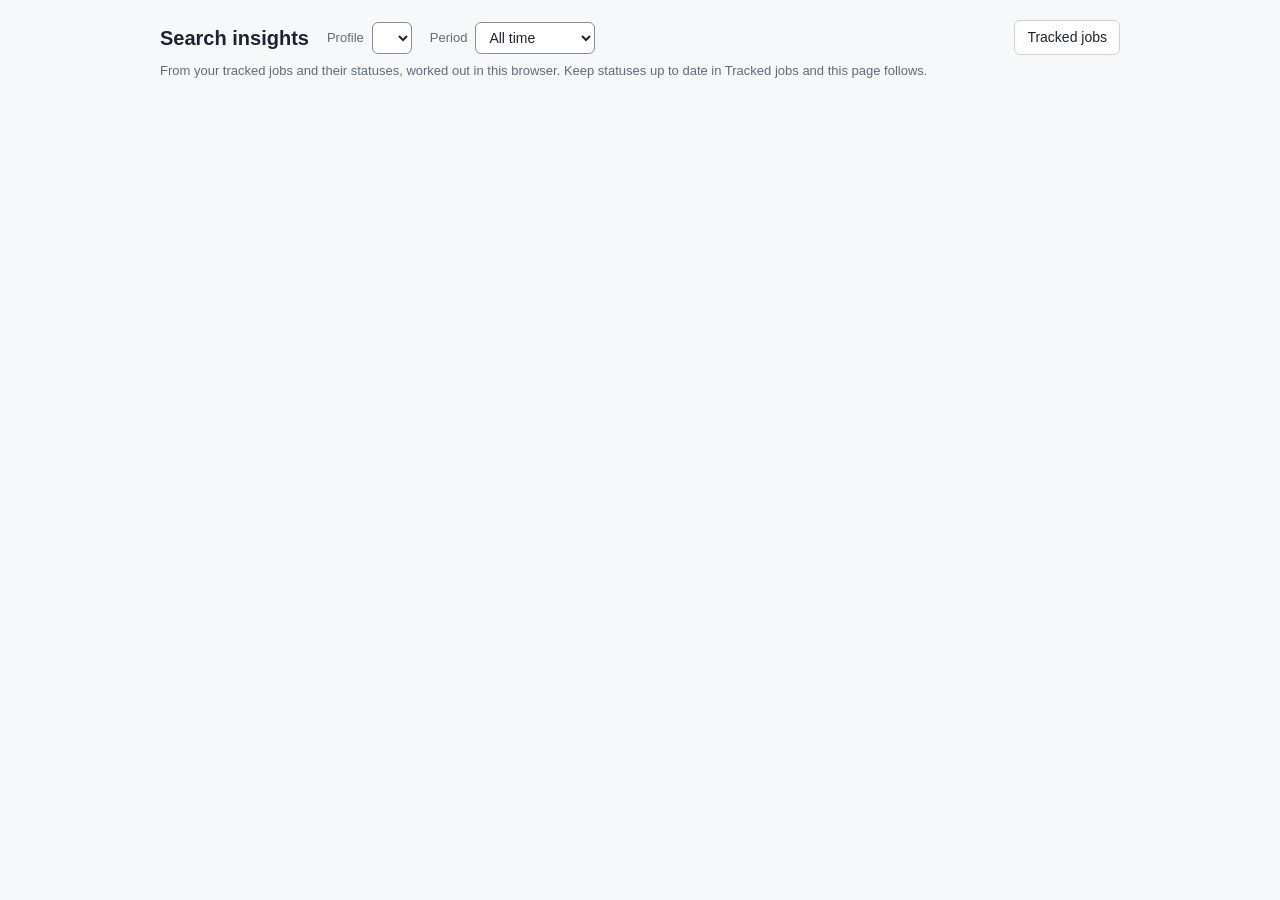
<file: job-fit-evaluator/insights.html>
<!DOCTYPE html>
<html>
<head>
<meta charset="utf-8">
<meta name="viewport" content="width=device-width, initial-scale=1">
<title>Search insights — Tino</title>
<link rel="stylesheet" href="ui.css">
<style>
  /* One series per chart, so one colour and no legend: Tino blue, and a step
     lighter on the dark card (both checked for lightness and contrast against
     their card). Values and labels stay in text colours. */
  :root { --bar: #2350c4; --bar-track: #eef1f5; }
  @media (prefers-color-scheme: dark) { :root { --bar: #5f8fe4; --bar-track: #262b33; } }

  body { margin: 0; padding: 20px 20px 60px; font: 14px/1.5 var(--font); }
  .wrap { max-width: 960px; margin: 0 auto; }
  .page-head { display: flex; align-items: center; flex-wrap: wrap; gap: 10px 18px; margin-bottom: 6px; }
  .page-head h1 { font-size: var(--fs-xl); margin: 0; }
  .picker { display: flex; align-items: center; gap: 8px; }
  .picker label { font-size: var(--fs-sm); color: var(--muted); }
  .picker select { max-width: 260px; }
  .head-actions { margin-left: auto; display: flex; gap: 8px; }
  .lede { color: var(--muted); font-size: var(--fs-sm); margin: 0 0 16px; }

  .card { background: var(--card); border: 1px solid var(--line); border-radius: var(--radius); padding: 16px 18px; margin-bottom: 14px; }
  .card h2 { font-size: var(--fs-lg); margin: 0 0 4px; }
  .card .sub { color: var(--muted); font-size: var(--fs-sm); margin: 0 0 14px; }
  .note { color: var(--muted); font-size: var(--fs-xs); margin: 10px 0 0; }

  /* Bars: thin, rounded at the data end, square at the baseline, on a faint
     track; the number beside each is the label, in text colour. */
  .bars { display: grid; grid-template-columns: minmax(110px, max-content) 1fr minmax(64px, max-content); gap: 10px 12px; align-items: center; margin: 0; }
  .bars dt { font-size: var(--fs-sm); }
  .bars dd { margin: 0; }
  .bars .track { height: 16px; background: var(--bar-track); border-radius: 0 4px 4px 0; }
  .bars .fill { height: 100%; background: var(--bar); border-radius: 0 4px 4px 0; min-width: 2px; }
  .bars .fill.zero { min-width: 0; }
  .bars .value { font-variant-numeric: tabular-nums; font-weight: 600; text-align: right; white-space: nowrap; }
  .bars .detail { grid-column: 2 / 4; margin-top: -8px; font-size: var(--fs-xs); color: var(--muted); }
  .bars .unknown { color: var(--muted); font-weight: 400; }

  .tiles { display: grid; grid-template-columns: repeat(auto-fit, minmax(170px, 1fr)); gap: 10px; }
  .tile { border: 1px solid var(--line); border-radius: var(--radius-sm); padding: 10px 12px; }
  .tile .num { font-size: 24px; font-weight: 700; font-variant-numeric: tabular-nums; line-height: 1.2; }
  .tile .what { font-size: var(--fs-xs); color: var(--muted); }

  .finding { margin: 12px 0 0; padding: 8px 10px; border-radius: var(--radius-sm); background: var(--accent-soft); font-size: var(--fs-sm); }

  /* On a narrow screen the table scrolls inside its card, not the page. */
  .table-wrap { overflow-x: auto; }
  table { width: 100%; border-collapse: collapse; font-size: var(--fs-sm); }
  th, td { text-align: left; padding: 6px 8px; border-bottom: 1px solid var(--line); }
  th { font-size: var(--fs-xs); color: var(--muted); font-weight: 600; }
  td.n, th.n { text-align: right; font-variant-numeric: tabular-nums; }
  tbody th { font-weight: 400; color: var(--text); font-size: var(--fs-sm); }
  tbody tr:last-child td { border-bottom: none; }

  .empty { background: var(--card); border: 1px dashed var(--border); border-radius: 8px; padding: 36px 28px; text-align: center; color: var(--muted); }
  .empty img { display: block; width: 120px; margin: 0 auto 10px; }
  .empty h2 { color: var(--text); font-size: var(--fs-lg); margin: 0 0 8px; }
  .empty p { margin: 0 auto 14px; max-width: 520px; }

  @media (max-width: 560px) {
    body { padding: 14px 16px 40px; }
    .head-actions { margin-left: 0; }
    .bars { grid-template-columns: minmax(90px, max-content) 1fr minmax(52px, max-content); }
    th, td { padding: 6px 5px; }
    .card { padding: 14px; }
  }
</style>
</head>
<body>
  <div class="wrap">
    <header class="page-head">
      <h1 data-i18n="insights.title">Search insights</h1>
      <div class="picker">
        <label for="profileSelect" data-i18n="history.profile">Profile</label>
        <select id="profileSelect"></select>
      </div>
      <div class="picker">
        <label for="periodSelect" data-i18n="insights.period">Period</label>
        <select id="periodSelect">
          <option value="" data-i18n="insights.allTime">All time</option>
          <option value="90" data-i18n="insights.last90">Last 90 days</option>
          <option value="30" data-i18n="insights.last30">Last 30 days</option>
        </select>
      </div>
      <div class="head-actions">
        <button id="openTracked" type="button" data-i18n="insights.backToTracked">Tracked jobs</button>
      </div>
    </header>
    <p class="lede" data-i18n="insights.lede">From your tracked jobs and their statuses, worked out in this browser. Keep statuses up to date in Tracked jobs and this page follows.</p>
    <main id="content" aria-live="polite"></main>
  </div>

  <script src="locales/en.js"></script>
  <script src="locales/es.js"></script>
  <script src="locales/fr.js"></script>
  <script src="locales/pt.js"></script>
  <script src="i18n.js"></script>
  <script src="geo.js"></script>
  <script src="defaults.js"></script>
  <script src="provider.js"></script>
  <script src="keywords.js"></script>
  <script src="profiles.js"></script>
  <script src="evalstore.js"></script>
  <script src="postingmeta.js"></script>
  <script src="ui-shared.js"></script>
  <script src="attention.js"></script>
  <script src="insights.js"></script>
  <script src="insights-page.js"></script>
</body>
</html>
</file>
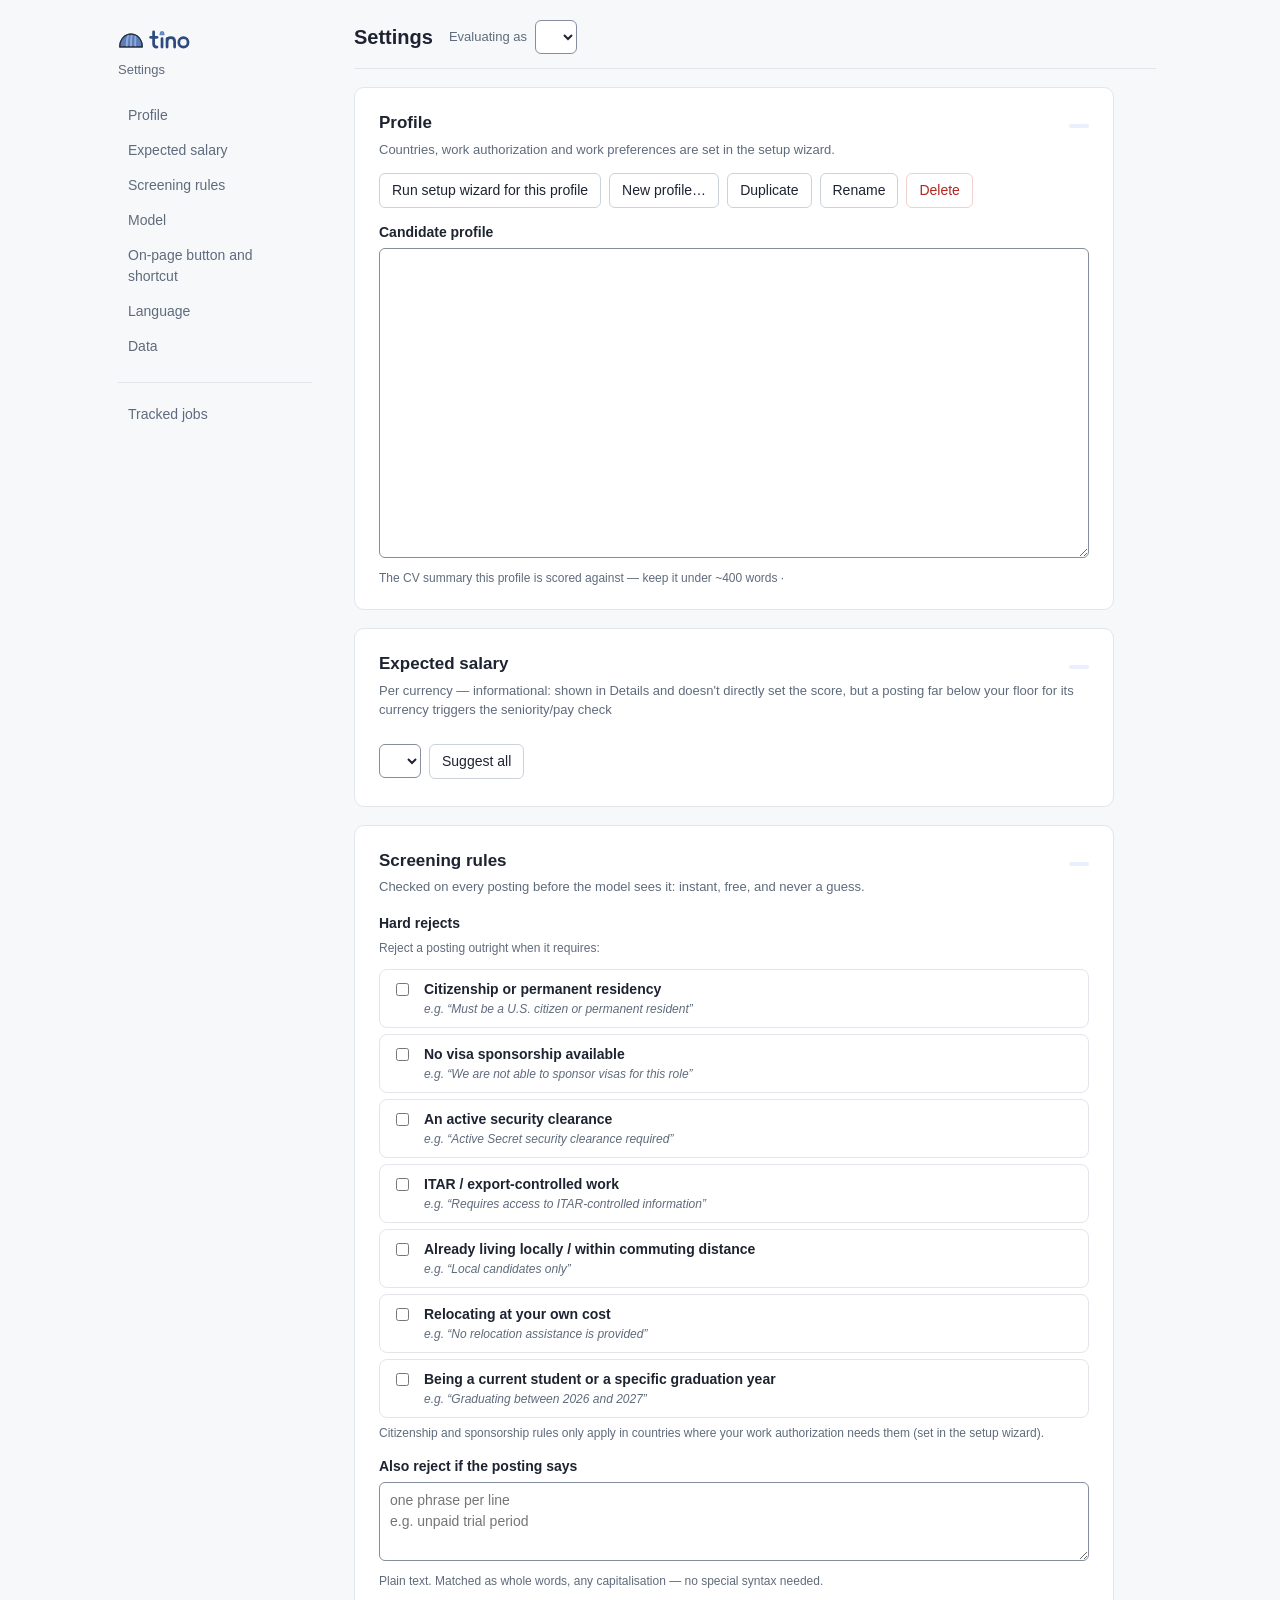
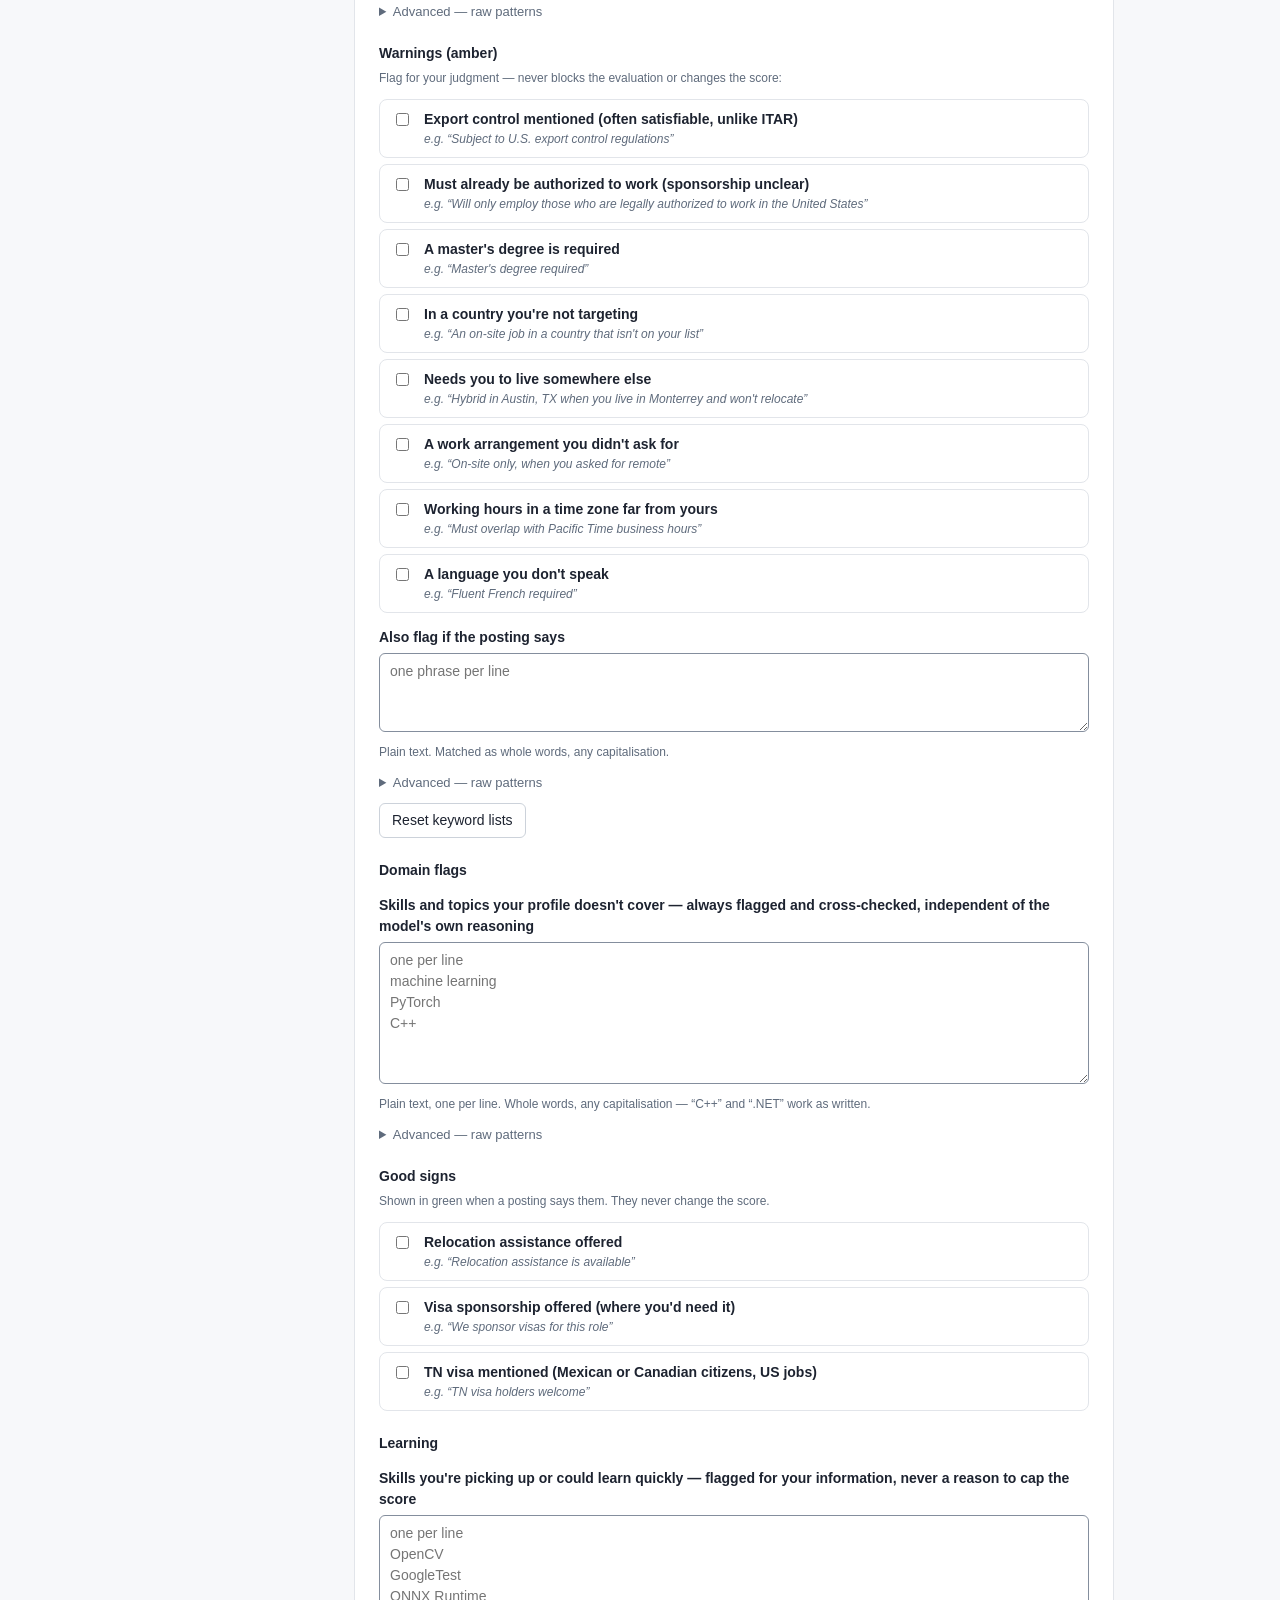
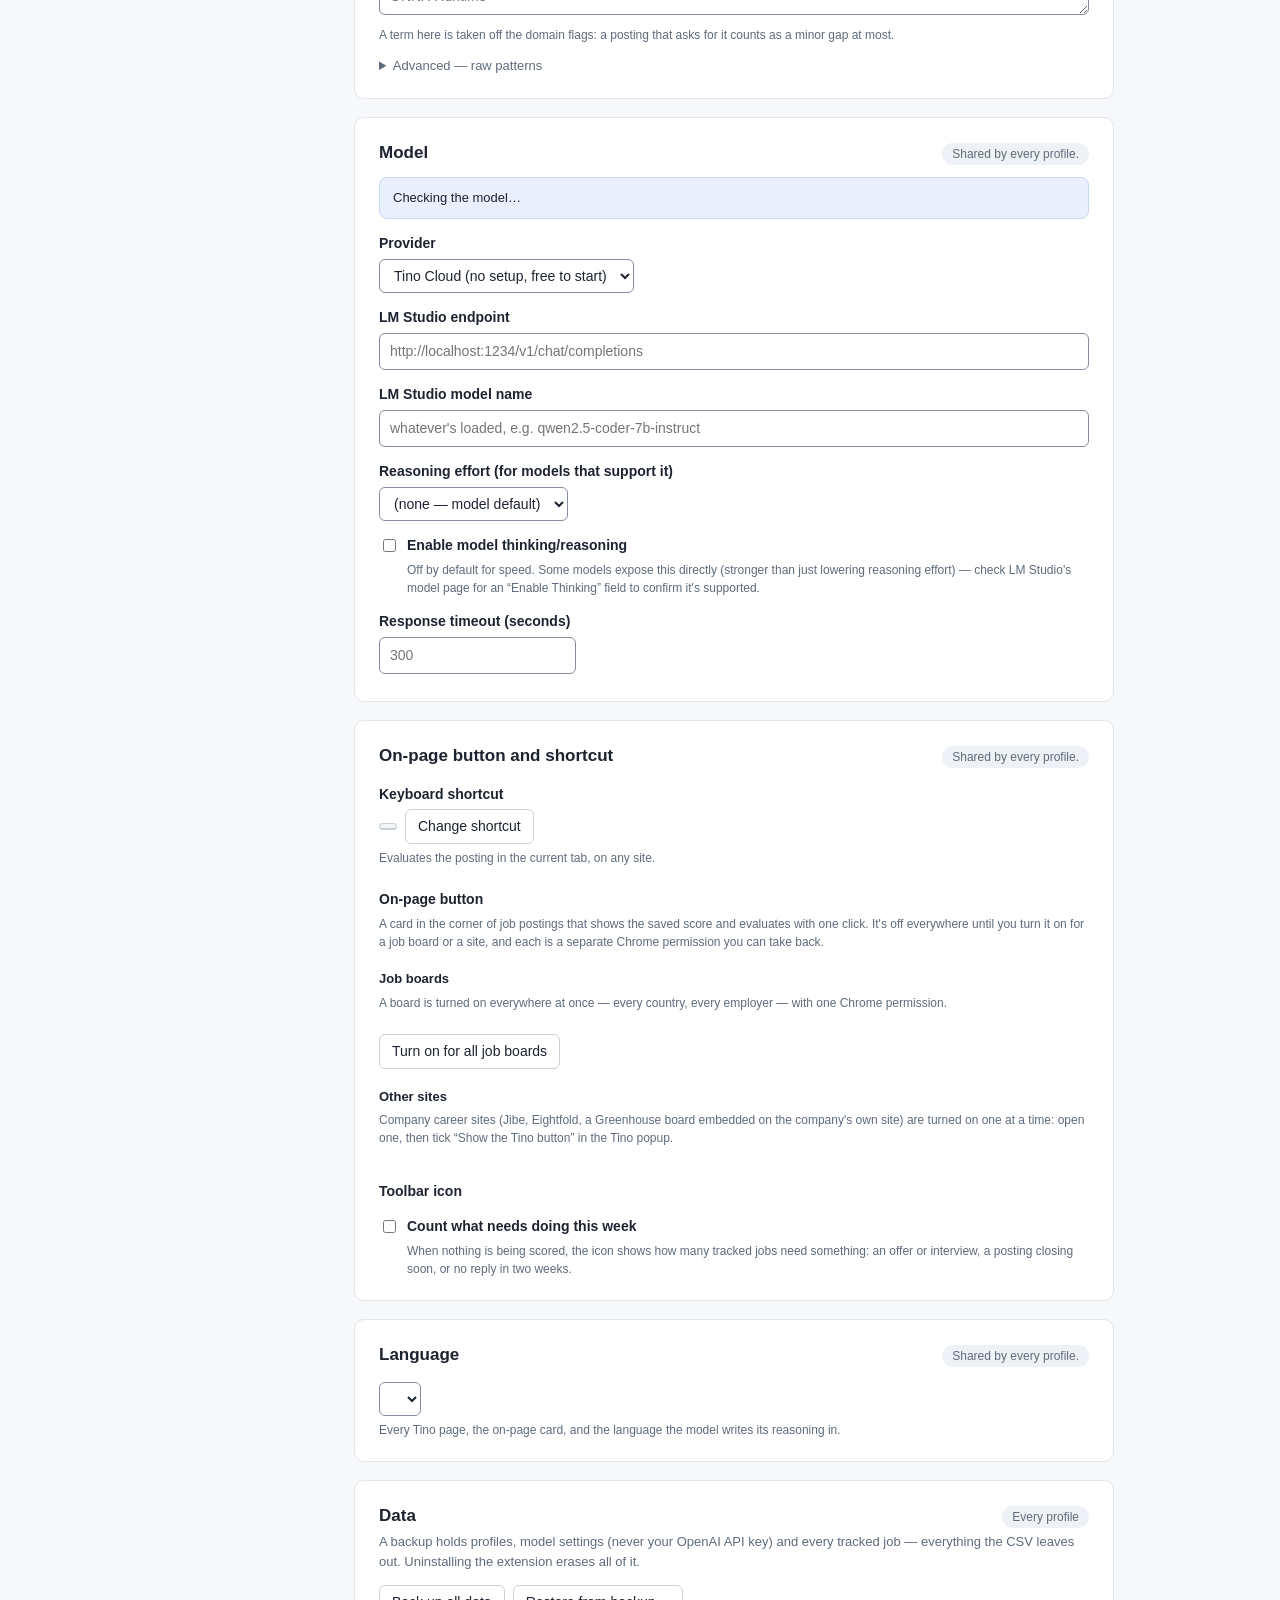
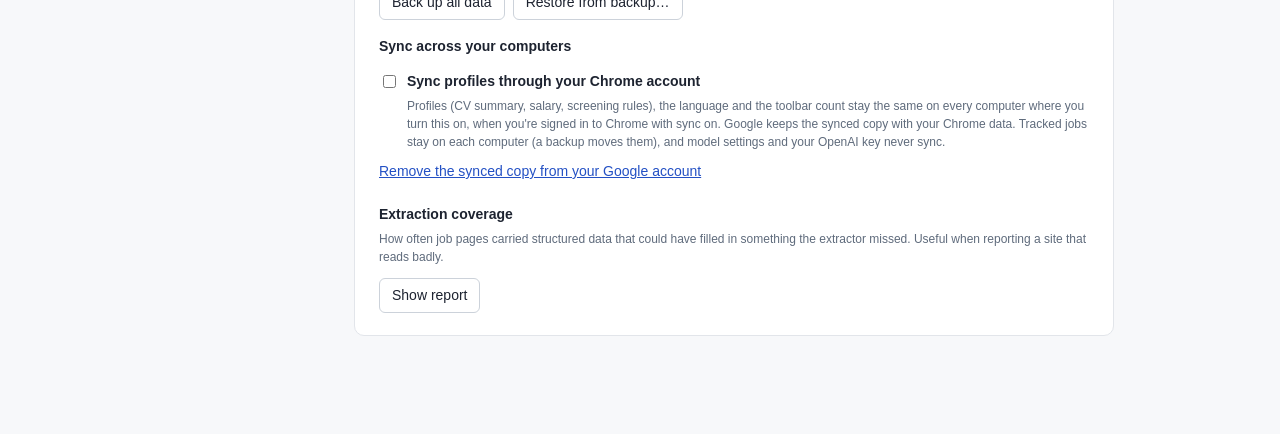
<file: job-fit-evaluator/options.html>
<!DOCTYPE html>
<html>
<head>
<meta charset="utf-8">
<meta name="viewport" content="width=device-width, initial-scale=1">
<title>Settings — Tino</title>
<link rel="stylesheet" href="ui.css">
<style>
  body { margin: 0; font: 14px/1.5 var(--font); }
  input[type="text"], input[type="number"], input[type="password"], textarea, select { width: 100%; padding: 7px 10px; }
  select.inline, input.inline { width: auto; }

  /* --- layout: the wizard's rail, as a table of contents ------------------- */
  .shell { display: flex; min-height: 100vh; max-width: 1080px; margin: 0 auto; }
  .rail { flex: 0 0 230px; padding: 28px 18px; position: sticky; top: 0; align-self: flex-start; max-height: 100vh; overflow-y: auto; }
  .brand { font-weight: 700; font-size: var(--fs-lg); margin-bottom: 4px; }
  /* The logo: Tino's shell and the wordmark (brand/, built by tools/brand.js). */
  .logo { display: inline-flex; align-items: flex-end; gap: 5px; }
  .logo img { display: block; }
  .logo .logo-mark { height: 17px; margin-bottom: 1px; }
  .logo .logo-word { height: 22px; }

  .brand-sub { font-size: var(--fs-sm); color: var(--muted); margin-bottom: 18px; }
  .rail ol { list-style: none; margin: 0; padding: 0; }
  .rail a {
    display: block; padding: 7px 10px; border-radius: var(--radius-sm); color: var(--muted); text-decoration: none; font-size: var(--fs-md);
  }
  .rail a:hover { background: var(--hover); color: var(--text); }
  .rail a[aria-current="true"] { background: var(--accent-soft); color: var(--text); font-weight: 600; }
  .rail .rail-foot { margin-top: 18px; padding-top: 14px; border-top: 1px solid var(--line); }

  main { flex: 1; min-width: 0; padding: 0 24px 80px; }
  .page-head {
    position: sticky; top: 0; z-index: 5; display: flex; align-items: center; gap: 16px; flex-wrap: wrap;
    padding: 20px 0 14px; background: var(--bg); border-bottom: 1px solid var(--line); margin-bottom: 18px;
  }
  .page-head h1 { font-size: var(--fs-xl); margin: 0; }
  .profile-picker { display: flex; align-items: center; gap: 8px; }
  .profile-picker label { font-size: var(--fs-sm); color: var(--muted); white-space: nowrap; }
  .profile-picker select { width: auto; max-width: 260px; }
  .save-state { margin-left: auto; font-size: var(--fs-sm); color: var(--muted); }
  .save-state.error { color: var(--red-fg); }

  .card {
    background: var(--card); border: 1px solid var(--line); border-radius: var(--radius);
    padding: 22px 24px; margin-bottom: 18px; max-width: 760px; scroll-margin-top: 90px;
  }
  .card-head { display: flex; align-items: baseline; justify-content: space-between; gap: 12px; margin-bottom: 4px; }
  .card h2 { font-size: 17px; margin: 0; }
  .card h3 { font-size: var(--fs-md); margin: 22px 0 4px; }
  .card h3:first-of-type { margin-top: 16px; }
  .scope { font-size: var(--fs-xs); color: var(--muted); background: var(--chip); border-radius: var(--radius-pill); padding: 2px 10px; white-space: nowrap; }
  .scope.profile { background: var(--accent-soft); color: var(--accent-fg); }
  .lede { color: var(--muted); margin: 0 0 14px; font-size: var(--fs-sm); }
  .field { margin-top: 14px; }
  .field-label { display: block; font-weight: 600; margin-bottom: 5px; }
  .hint { margin-top: 5px; }
  .row { display: flex; gap: 8px; align-items: center; flex-wrap: wrap; }
  .row > .grow { flex: 1; min-width: 160px; }
  .actions { display: flex; gap: 8px; flex-wrap: wrap; margin-top: 10px; }
  .callout { border-radius: 8px; padding: 10px 13px; font-size: var(--fs-sm); margin: 12px 0; }
  .callout.info { background: var(--accent-soft); border: 1px solid var(--accent-line); }
  .callout.ok { background: var(--green-soft); border: 1px solid var(--green-line); }
  .callout.warn { background: var(--amber-soft); border: 1px solid var(--amber-line); }
  .callout.bad { background: var(--red-soft); border: 1px solid var(--red-line); }
  .callout.warn.banner { display: flex; align-items: center; justify-content: space-between; gap: 12px; max-width: 760px; }
  details.advanced { margin-top: 12px; }
  details.advanced summary { cursor: pointer; font-size: var(--fs-sm); color: var(--muted); }
  details.advanced[open] summary { margin-bottom: 8px; }
  .status-box {
    margin-top: 12px; border-radius: var(--radius-sm); padding: 10px 12px; font-size: var(--fs-sm); white-space: pre-line;
    background: var(--green-soft); color: var(--green-fg); border: 1px solid var(--green-line);
  }
  .status-box.error { background: var(--red-soft); color: var(--red-fg); border-color: var(--red-line); }
  .status-box.neutral {
    background: var(--bg); color: var(--text); border-color: var(--line); font-family: var(--mono); font-size: var(--fs-xs);
    white-space: pre; overflow-x: auto;
  }

  /* presets, as in the wizard */
  .preset {
    display: flex; gap: 12px; align-items: flex-start; border: 1px solid var(--line); border-radius: 8px;
    padding: 9px 12px; margin-bottom: 6px; cursor: pointer;
  }
  .preset:has(input:checked) { border-color: var(--accent-line); background: var(--accent-soft); }
  .preset input { margin-top: 4px; }
  .preset .title { font-weight: 600; }
  .preset .example { font-size: var(--fs-xs); color: var(--muted); font-style: italic; }

  /* salary */
  .salary-grid { display: grid; grid-template-columns: 52px 1fr 1fr 120px; gap: 8px; align-items: center; margin-top: 10px; }
  .salary-grid .head { font-size: var(--fs-xs); color: var(--muted); font-weight: 600; }
  .salary-grid .cur { font-weight: 600; }
  .salary-add { margin-top: 10px; }
  .salary-add select { width: auto; }

  /* on-page sites */
  .site-list { display: flex; flex-wrap: wrap; gap: 6px; margin-top: 6px; }
  .site-chip {
    display: inline-flex; align-items: center; gap: 2px; background: var(--accent-soft); border: 1px solid var(--accent-line);
    border-radius: var(--radius-pill); padding: 2px 3px 2px 12px; font-size: var(--fs-sm);
  }
  .site-chip button { border: none; background: none; min-width: 26px; min-height: 26px; padding: 0; border-radius: 50%; font-size: 16px; line-height: 1; color: var(--muted); }
  .site-chip button:hover:not(:disabled) { background: var(--hover); color: var(--text); }
  .kbd {
    font-family: var(--mono); font-size: var(--fs-sm); background: var(--surface-2); border: 1px solid var(--border);
    border-bottom-width: 2px; border-radius: 5px; padding: 2px 8px;
  }
  .word-count.over { color: var(--amber-fg); font-weight: 600; }
  .sub-h { font-size: var(--fs-sm); margin: 18px 0 2px; }
  .board-list { display: grid; grid-template-columns: repeat(auto-fill, minmax(260px, 1fr)); gap: 8px; margin-top: 8px; }
  .board { display: flex; gap: 10px; align-items: flex-start; border: 1px solid var(--line); border-radius: 8px; padding: 10px 12px; cursor: pointer; }
  .board:has(input:checked) { border-color: var(--accent-line); background: var(--accent-soft); }
  .board input { margin-top: 3px; }
  .board .name { font-weight: 600; }
  .board .desc { font-size: var(--fs-xs); color: var(--muted); }

  @media (max-width: 760px) {
    .rail { display: none; }
    main { padding: 0 14px 60px; }
    .card { padding: 18px 16px; }
    .salary-grid { grid-template-columns: 44px 1fr 1fr; }
    .salary-grid .period, .salary-grid .head.period { grid-column: 2 / 4; }
  }
</style>
</head>
<body>
  <div class="shell">
    <nav class="rail" aria-label="Settings sections" data-i18n-aria-label="settings.navLabel">
      <div class="brand"><span class="logo"><img class="logo-mark" src="images/tino-mark.svg" alt=""><img class="logo-word" src="images/wordmark.svg" alt="Tino"></span></div>
      <div class="brand-sub" data-i18n="settings.title">Settings</div>
      <ol>
        <li><a href="#profile" data-i18n="settings.nav.profile">Profile</a></li>
        <li><a href="#salary" data-i18n="popup.salary">Expected salary</a></li>
        <li><a href="#screening" data-i18n="settings.nav.screening">Screening rules</a></li>
        <li><a href="#model" data-i18n="popup.model">Model</a></li>
        <li><a href="#onpage" data-i18n="settings.nav.onpage">On-page button and shortcut</a></li>
        <li><a href="#language" data-i18n="popup.languageTitle">Language</a></li>
        <li><a href="#data" data-i18n="history.data">Data</a></li>
      </ol>
      <div class="rail-foot"><a href="history.html" id="toHistory" data-i18n="history.title">Tracked jobs</a></div>
    </nav>

    <main>
      <header class="page-head">
        <h1 data-i18n="settings.title">Settings</h1>
        <div class="profile-picker">
          <label for="profileSelect" data-i18n="popup.evaluatingAs">Evaluating as</label>
          <select id="profileSelect"></select>
        </div>
        <span class="save-state" id="saveState" role="status" aria-live="polite"></span>
      </header>

      <div class="callout warn banner" id="setupBanner" hidden>
        <span id="setupBannerText"></span>
        <button type="button" class="primary" id="setupContinue" data-i18n="popup.continueSetup">Continue setup</button>
      </div>

      <!-- Profile -->
      <section class="card" id="profile" aria-labelledby="h-profile">
        <div class="card-head"><h2 id="h-profile" data-i18n="settings.nav.profile">Profile</h2><span class="scope profile" data-scope="profile"></span></div>
        <p class="lede"><span id="searchSummary"></span> <span data-i18n="settings.profileWizardNote">Countries, work authorization and work preferences are set in the setup wizard.</span></p>
        <div class="actions">
          <button type="button" id="profileWizard" data-i18n="popup.runWizard">Run setup wizard for this profile</button>
          <button type="button" id="profileNew" data-i18n="settings.newProfile">New profile…</button>
          <button type="button" id="profileDuplicate" data-i18n="popup.duplicate">Duplicate</button>
          <button type="button" id="profileRename" data-i18n="popup.rename">Rename</button>
          <button type="button" id="profileDelete" class="danger" data-i18n="popup.delete">Delete</button>
        </div>
        <div class="row" id="profileNameRow" hidden style="margin-top:10px;">
          <label for="profileNameInput" class="sr-only" data-i18n="popup.profileName">Profile name</label>
          <input id="profileNameInput" class="grow" type="text" maxlength="60" placeholder="Profile name" data-i18n-placeholder="popup.profileName">
          <button id="profileNameOk" class="primary" type="button" data-i18n="common.ok">OK</button>
          <button id="profileNameCancel" type="button" data-i18n="common.cancel">Cancel</button>
        </div>
        <div class="hint" id="profileHint" role="status" aria-live="polite"></div>

        <div class="field">
          <label class="field-label" for="profileText" data-i18n="popup.candidateProfile">Candidate profile</label>
          <textarea id="profileText" rows="14" spellcheck="true" aria-describedby="profileTextHint wordCount"></textarea>
          <div class="hint"><span id="profileTextHint" data-i18n="popup.profileLabel">The CV summary this profile is scored against — keep it under ~400 words</span> · <span class="word-count" id="wordCount"></span></div>
        </div>
      </section>

      <!-- Salary -->
      <section class="card" id="salary" aria-labelledby="h-salary">
        <div class="card-head"><h2 id="h-salary" data-i18n="popup.salary">Expected salary</h2><span class="scope profile" data-scope="profile"></span></div>
        <p class="lede" data-i18n="popup.salaryLabel">Per currency — informational: shown in Details and doesn't directly set the score, but a posting far below your floor for its currency triggers the seniority/pay check</p>
        <div class="salary-grid" id="salaryRows"></div>
        <div class="salary-add row">
          <select id="salaryAdd" aria-label="Add a currency" data-i18n-aria-label="settings.addCurrencyAria"></select>
          <button id="suggestSalary" type="button" data-i18n="popup.suggestAll">Suggest all</button>
        </div>
        <div class="hint" id="salaryReasoning" role="status" aria-live="polite"></div>
      </section>

      <!-- Screening -->
      <section class="card" id="screening" aria-labelledby="h-screening">
        <div class="card-head"><h2 id="h-screening" data-i18n="settings.nav.screening">Screening rules</h2><span class="scope profile" data-scope="profile"></span></div>
        <p class="lede" data-i18n="settings.screeningIntro">Checked on every posting before the model sees it: instant, free, and never a guess.</p>

        <h3 id="h-hardRejects" data-i18n="popup.hardRejects">Hard rejects</h3>
        <p class="hint" data-i18n="popup.hardRejectsLabel">Reject a posting outright when it requires:</p>
        <div id="hardRejectsPresets" role="group" aria-labelledby="h-hardRejects"></div>
        <div class="hint" data-i18n="popup.gateHint">Citizenship and sponsorship rules only apply in countries where your work authorization needs them (set in the setup wizard).</div>
        <div class="field">
          <label class="field-label" for="hardRejectsPhrases" data-i18n="popup.alsoReject">Also reject if the posting says</label>
          <textarea id="hardRejectsPhrases" rows="3" placeholder="one phrase per line&#10;e.g. unpaid trial period" data-i18n-placeholder="popup.rejectPlaceholder"></textarea>
          <div class="hint" data-i18n="popup.phraseHint">Plain text. Matched as whole words, any capitalisation — no special syntax needed.</div>
        </div>
        <details class="advanced" id="adv-hardrejects">
          <summary data-i18n="popup.advancedPatterns">Advanced — raw patterns</summary>
          <label class="field-label" for="hardRejectsPatterns" data-i18n="popup.patternsLabelLong">One regular expression per line, for anything the options above can't express.</label>
          <textarea id="hardRejectsPatterns" rows="3" spellcheck="false"></textarea>
        </details>

        <h3 id="h-softWarnings" data-i18n="popup.warnings">Warnings (amber)</h3>
        <p class="hint" data-i18n="popup.warningsLabel">Flag for your judgment — never blocks the evaluation or changes the score:</p>
        <div id="softWarningsPresets" role="group" aria-labelledby="h-softWarnings"></div>
        <div class="field">
          <label class="field-label" for="softWarningsPhrases" data-i18n="popup.alsoFlag">Also flag if the posting says</label>
          <textarea id="softWarningsPhrases" rows="3" placeholder="one phrase per line" data-i18n-placeholder="popup.onePerLine"></textarea>
          <div class="hint" data-i18n="popup.phraseHintShort">Plain text. Matched as whole words, any capitalisation.</div>
        </div>
        <details class="advanced" id="adv-warnings">
          <summary data-i18n="popup.advancedPatterns">Advanced — raw patterns</summary>
          <label class="field-label" for="softWarningsPatterns" data-i18n="popup.patternsLabel">One regular expression per line.</label>
          <textarea id="softWarningsPatterns" rows="3" spellcheck="false"></textarea>
        </details>

        <div class="actions">
          <button type="button" id="resetKeywords" title="Restores the hard-reject and warning lists for this profile. Leaves the candidate text, domain flags, salary and model settings alone." data-i18n="popup.resetKeywords" data-i18n-title="popup.resetKeywordsTitle">Reset keyword lists</button>
        </div>

        <h3 id="h-domainFlags" data-i18n="popup.domainFlags">Domain flags</h3>
        <div class="field">
          <label class="field-label" for="domainFlagsPhrases" data-i18n="popup.domainFlagsLabel">Skills and topics your profile doesn't cover — always flagged and cross-checked, independent of the model's own reasoning</label>
          <textarea id="domainFlagsPhrases" rows="6" placeholder="one per line&#10;machine learning&#10;PyTorch&#10;C++" data-i18n-placeholder="popup.flagsPlaceholder"></textarea>
          <div class="hint" data-i18n="popup.flagsHint">Plain text, one per line. Whole words, any capitalisation — “C++” and “.NET” work as written.</div>
        </div>
        <details class="advanced" id="adv-domainflags">
          <summary data-i18n="popup.advancedPatterns">Advanced — raw patterns</summary>
          <label class="field-label" for="domainFlagsPatterns" data-i18n="popup.patternsLabel">One regular expression per line.</label>
          <textarea id="domainFlagsPatterns" rows="3" spellcheck="false"></textarea>
        </details>

        <h3 id="h-positiveSignals" data-i18n="settings.goodSignsTitle">Good signs</h3>
        <p class="hint" data-i18n="settings.goodSignsIntro">Shown in green when a posting says them. They never change the score.</p>
        <div id="positiveSignalsPresets" role="group" aria-labelledby="h-positiveSignals"></div>

        <h3 id="h-learningFlags" data-i18n="settings.learningTitle">Learning</h3>
        <div class="field">
          <label class="field-label" for="learningFlagsPhrases" data-i18n="settings.learningLabel">Skills you're picking up or could learn quickly — flagged for your information, never a reason to cap the score</label>
          <textarea id="learningFlagsPhrases" rows="4" placeholder="one per line&#10;OpenCV&#10;GoogleTest&#10;ONNX Runtime" data-i18n-placeholder="settings.learningPlaceholder"></textarea>
          <div class="hint" data-i18n="settings.learningHint">A term here is taken off the domain flags: a posting that asks for it counts as a minor gap at most.</div>
        </div>
        <details class="advanced" id="adv-learningflags">
          <summary data-i18n="popup.advancedPatterns">Advanced — raw patterns</summary>
          <label class="field-label" for="learningFlagsPatterns" data-i18n="popup.patternsLabel">One regular expression per line.</label>
          <textarea id="learningFlagsPatterns" rows="3" spellcheck="false"></textarea>
        </details>
      </section>

      <!-- Model -->
      <section class="card" id="model" aria-labelledby="h-model">
        <div class="card-head"><h2 id="h-model" data-i18n="popup.model">Model</h2><span class="scope" data-i18n="popup.sharedByProfiles">Shared by every profile.</span></div>
        <div class="callout info" id="modelState" role="status" aria-live="polite" data-i18n="popup.checkingModel">Checking the model…</div>

        <div class="field">
          <label class="field-label" for="modelProvider" data-i18n="popup.provider">Provider</label>
          <select id="modelProvider" class="inline">
            <option value="tinocloud" data-i18n="popup.providerCloud">Tino Cloud (no setup, free to start)</option>
            <option value="openai" data-i18n="popup.providerOpenAi">OpenAI API (ChatGPT models)</option>
            <option value="lmstudio" data-i18n="popup.providerLm">LM Studio (local, private, free)</option>
          </select>
        </div>

        <!-- Tino Cloud: signing in, then the account -->
        <div id="cloudFields" hidden>
          <div class="callout info" id="cloudUnavailable" hidden data-i18n="cloud.comingSoon">Tino Cloud isn't open yet. Until it is, use your own OpenAI key or LM Studio.</div>
          <div class="callout warn" id="cloudPrivacy" data-i18n="cloud.privacy">Your CV summary and each posting go to Tino's server and on to OpenAI to be scored. Tino keeps your email, your credit and usage counts, never your CV or the postings.</div>

          <div id="cloudSignedOut">
            <p class="lede" data-i18n="cloud.intro">Score postings with nothing else to install: sign in and get about 1,000 free evaluations.</p>
            <div id="cloudSignInHost"></div>
          </div>

          <div id="cloudSignedIn" hidden>
            <div class="row" style="justify-content:space-between;">
              <span id="cloudWho"></span>
              <button id="cloudSignOut" type="button" class="link" data-i18n="cloud.signOut">Sign out</button>
            </div>
            <p class="lede" id="cloudCredit"></p>
            <div class="callout warn" id="cloudOut" hidden>
              <p style="margin:0 0 8px;" data-i18n="cloud.outIntro">Your free credit is used up. You can keep scoring:</p>
              <div class="actions">
                <button id="cloudUseOpenAi" type="button" data-i18n="cloud.useOpenAi">Use my own OpenAI key</button>
                <button id="cloudUseLm" type="button" data-i18n="cloud.useLm">Use LM Studio (free, on this computer)</button>
                <button id="cloudInterest" type="button" data-i18n="cloud.interest">Tell me when recharges open</button>
              </div>
              <p class="hint" id="cloudInterestDone" hidden></p>
            </div>
            <div class="actions" style="margin-top:8px;">
              <button id="cloudDelete" type="button" class="link" data-i18n="cloud.delete">Delete my Tino Cloud account</button>
            </div>
          </div>
          <div class="hint" id="cloudStatus" role="status" aria-live="polite"></div>
        </div>

        <!-- Effort level: Tino Cloud and your own OpenAI key -->
        <div class="field" id="levelField" hidden>
          <span class="field-label" id="levelLabel" data-i18n="level.title">Effort level</span>
          <div class="hint" style="margin-bottom:6px;" data-i18n="level.hint">How carefully postings are read. Higher levels catch more, and cost more per evaluation.</div>
          <div id="levelPicker" aria-labelledby="levelLabel"></div>
        </div>

        <div id="lmStudioFields">
          <div class="field">
            <label class="field-label" for="lmStudioUrl" data-i18n="popup.lmEndpoint">LM Studio endpoint</label>
            <input id="lmStudioUrl" type="text" spellcheck="false" placeholder="http://localhost:1234/v1/chat/completions">
          </div>
          <div class="field">
            <label class="field-label" for="lmStudioModel" data-i18n="popup.lmModel">LM Studio model name</label>
            <input id="lmStudioModel" type="text" spellcheck="false" list="lmModelList" placeholder="whatever's loaded, e.g. qwen2.5-coder-7b-instruct" data-i18n-placeholder="popup.lmModelPlaceholder">
            <datalist id="lmModelList"></datalist>
          </div>
          <div class="field">
            <label class="field-label" for="lmStudioReasoningEffort" data-i18n="popup.lmReasoning">Reasoning effort (for models that support it)</label>
            <select id="lmStudioReasoningEffort" class="inline">
              <option value="" data-i18n="popup.effortNone">(none — model default)</option>
              <option value="low">low</option>
              <option value="medium">medium</option>
              <option value="high">high</option>
              <option value="xhigh">xhigh</option>
            </select>
          </div>
          <div class="field">
            <label class="row" style="gap:8px; align-items:flex-start; flex-wrap:nowrap;">
              <input id="lmStudioEnableThinking" type="checkbox" style="margin-top:4px;" aria-describedby="thinkingHint">
              <span><span class="field-label" style="display:inline; margin:0;" data-i18n="popup.thinking">Enable model thinking/reasoning</span>
              <span class="hint" id="thinkingHint" style="display:block;" data-i18n="popup.thinkingHint">Off by default for speed.</span></span>
            </label>
          </div>
        </div>

        <div id="openAiFields" hidden>
          <div class="callout warn" data-i18n="popup.openAiPrivacy">Postings, your candidate profile and salary expectations are sent to OpenAI to be scored, and each request is billed to your API key. Choose LM Studio to keep everything on this computer.</div>
          <div class="field">
            <label class="field-label" for="openAiKey" data-i18n="popup.openAiKey">OpenAI API key</label>
            <input id="openAiKey" type="password" autocomplete="off" spellcheck="false" placeholder="sk-…" aria-describedby="openAiKeyHint">
            <div class="hint" id="openAiKeyHint" data-i18n="popup.openAiKeyHint">Kept in Tino's own key store in this browser, out of reach of the job sites you visit. Never included in backups.</div>
          </div>
          <div class="field" id="openAiTierField">
            <label class="field-label" for="openAiTier" data-i18n="popup.model">Model</label>
            <select id="openAiTier"></select>
            <div class="hint" id="openAiTierHint"></div>
            <div id="openAiCustomRow" hidden style="margin-top:6px;">
              <label class="sr-only" for="openAiModel" data-i18n="popup.customModel">Custom model…</label>
              <input id="openAiModel" type="text" list="openAiModelList" spellcheck="false" placeholder="any chat model on your key, e.g. gpt-5.6-terra" data-i18n-placeholder="popup.customModelPlaceholder">
              <datalist id="openAiModelList"></datalist>
            </div>
          </div>
          <div class="field">
            <label class="field-label" for="openAiFlex" data-i18n="popup.flex">Flex processing (half price, slower)</label>
            <select id="openAiFlex" class="inline">
              <option value="bulk" data-i18n="popup.flexBulk">For bulk re-evaluations only</option>
              <option value="always" data-i18n="popup.flexAlways">Always</option>
              <option value="never" data-i18n="popup.flexNever">Never</option>
            </select>
            <div class="hint" data-i18n="popup.flexHint">Bulk re-evaluations from Tracked jobs aren't watched while they run, so they're a good fit.</div>
          </div>
          <div class="field" id="openAiReasoningSection" hidden>
            <label class="field-label" for="openAiReasoningEffort" data-i18n="popup.reasoning">Reasoning effort</label>
            <select id="openAiReasoningEffort" class="inline"></select>
            <div class="hint" data-i18n="popup.reasoningHint">Reasoning tokens are billed as output.</div>
          </div>
          <div class="field">
            <label class="field-label" for="openAiMaxOutput" data-i18n="popup.maxOutput">Max output tokens per request</label>
            <input id="openAiMaxOutput" class="inline" type="number" min="500" max="64000" step="500">
            <div class="hint" data-i18n="popup.maxOutputHint">A ceiling on what one request can cost, reasoning included.</div>
          </div>
          <div class="field">
            <label class="field-label" for="openAiBudget" data-i18n="popup.budget">Daily token budget</label>
            <div class="row">
              <input id="openAiBudget" class="inline" type="number" min="0" step="10000" placeholder="no limit" data-i18n-placeholder="popup.noLimit" aria-describedby="openAiUsage">
              <button id="resetBudget" type="button" title="Start today's budget count from zero. Usage totals are kept." data-i18n="popup.resetBudget" data-i18n-title="popup.resetBudgetTitle">Reset</button>
            </div>
            <div class="hint" id="openAiUsage"></div>
          </div>
        </div>

        <div class="field">
          <label class="field-label" for="lmStudioTimeout" data-i18n="popup.timeout">Response timeout (seconds)</label>
          <input id="lmStudioTimeout" class="inline" type="number" min="30" step="30" placeholder="300" aria-describedby="timingHint">
          <div class="hint" id="timingHint"></div>
        </div>
      </section>

      <!-- On-page button and shortcut -->
      <section class="card" id="onpage" aria-labelledby="h-onpage">
        <div class="card-head"><h2 id="h-onpage" data-i18n="settings.nav.onpage">On-page button and shortcut</h2><span class="scope" data-i18n="popup.sharedByProfiles">Shared by every profile.</span></div>
        <h3 data-i18n="popup.keyboardShortcut">Keyboard shortcut</h3>
        <div class="row">
          <span class="kbd" id="shortcutKey"></span>
          <button id="changeShortcut" type="button" data-i18n="popup.changeShortcut">Change shortcut</button>
        </div>
        <div class="hint" data-i18n="popup.shortcutHint">Evaluates the posting in the current tab, on any site.</div>

        <h3 id="h-floatSites" data-i18n="popup.floatSites">On-page button</h3>
        <p class="hint" data-i18n="settings.floatIntro">A card in the corner of job postings that shows the saved score and evaluates with one click. It's off everywhere until you turn it on for a site, and each site is a separate Chrome permission you can take back.</p>

        <h4 class="sub-h" id="h-boards" data-i18n="settings.boardsTitle">Job boards</h4>
        <p class="hint" data-i18n="settings.boardsIntro">A board is turned on everywhere at once — every country, every employer — with one Chrome permission.</p>
        <div id="boardList" class="board-list" role="group" aria-labelledby="h-boards"></div>
        <div class="actions">
          <button type="button" id="boardsAll" data-i18n="settings.boardsAll">Turn on for all job boards</button>
        </div>
        <div class="hint" id="boardStatus" role="status" aria-live="polite"></div>

        <h4 class="sub-h" id="h-otherSites" data-i18n="settings.otherSites">Other sites</h4>
        <p class="hint" data-i18n="settings.otherSitesHint">Company career sites (Jibe, Eightfold, a Greenhouse board embedded on the company's own site) are turned on one at a time: open one, then tick “Show the Tino button” in the Tino popup.</p>
        <div class="site-list" id="floatSites" role="list" aria-labelledby="h-otherSites"></div>

        <h3 data-i18n="settings.toolbarTitle">Toolbar icon</h3>
        <div class="field">
          <label class="row" style="gap:8px; align-items:flex-start; flex-wrap:nowrap;">
            <input id="attentionBadge" type="checkbox" style="margin-top:4px;" aria-describedby="attentionBadgeHint">
            <span><span class="field-label" style="display:inline; margin:0;" data-i18n="settings.attentionBadge">Count what needs doing this week</span>
            <span class="hint" id="attentionBadgeHint" style="display:block;" data-i18n="settings.attentionBadgeHint">When nothing is being scored, the icon shows how many tracked jobs need something: an offer or interview, a posting closing soon, or no reply in two weeks.</span></span>
          </label>
        </div>
      </section>

      <!-- Language -->
      <section class="card" id="language" aria-labelledby="h-language">
        <div class="card-head"><h2 id="h-language" data-i18n="popup.languageTitle">Language</h2><span class="scope" data-i18n="popup.sharedByProfiles">Shared by every profile.</span></div>
        <div class="field">
          <label class="sr-only" for="uiLanguage" data-i18n="popup.languageTitle">Language</label>
          <select id="uiLanguage" class="inline" aria-describedby="languageHint"></select>
          <div class="hint" id="languageHint" data-i18n="settings.languageHint">Every Tino page, the on-page card, and the language the model writes its reasoning in.</div>
        </div>
      </section>

      <!-- Data -->
      <section class="card" id="data" aria-labelledby="h-data">
        <div class="card-head"><h2 id="h-data" data-i18n="history.data">Data</h2><span class="scope" data-i18n="settings.allProfiles">Every profile</span></div>
        <p class="lede" data-i18n="history.backupHint">A backup holds profiles, model settings (never your OpenAI API key) and every tracked job — everything the CSV leaves out. Uninstalling the extension erases all of it.</p>
        <div class="actions">
          <button id="exportData" type="button" data-i18n="history.backup">Back up all data</button>
          <button id="importData" type="button" data-i18n="history.restore">Restore from backup…</button>
          <input id="importFile" type="file" accept="application/json,.json" hidden>
        </div>
        <h3 data-i18n="sync.title">Sync across your computers</h3>
        <div class="field">
          <label class="row" style="gap:8px; align-items:flex-start; flex-wrap:nowrap;">
            <input id="syncEnabled" type="checkbox" style="margin-top:4px;" aria-describedby="syncHint">
            <span><span class="field-label" style="display:inline; margin:0;" data-i18n="sync.toggle">Sync profiles through your Chrome account</span>
            <span class="hint" id="syncHint" style="display:block;" data-i18n="sync.hint">Profiles (CV summary, salary, screening rules), the language and the toolbar count stay the same on every computer where you turn this on, when you're signed in to Chrome with sync on. Google keeps the synced copy with your Chrome data. Tracked jobs stay on each computer (a backup moves them), and model settings and your OpenAI key never sync.</span></span>
          </label>
        </div>
        <div class="status-box neutral" id="syncConflict" role="alert" hidden>
          <p id="syncConflictText" style="margin:0 0 8px;"></p>
          <div class="actions">
            <button id="syncKeepRemote" type="button" class="primary" data-i18n="sync.keepRemote">Use the synced version</button>
            <button id="syncKeepLocal" type="button" data-i18n="sync.keepLocal">Keep this computer's</button>
          </div>
        </div>
        <div class="hint" id="syncStatus" role="status" aria-live="polite"></div>
        <div class="actions"><button id="syncRemove" type="button" class="link" data-i18n="sync.remove">Remove the synced copy from your Google account</button></div>

        <h3 data-i18n="history.probe">Extraction coverage</h3>
        <p class="hint" data-i18n="settings.probeHint">How often job pages carried structured data that could have filled in something the extractor missed. Useful when reporting a site that reads badly.</p>
        <div class="actions"><button id="probeReport" type="button" data-i18n="settings.showReport">Show report</button></div>
        <div class="status-box" id="dataStatus" role="status" aria-live="polite" hidden></div>
      </section>
    </main>
  </div>

  <script src="locales/en.js"></script>
  <script src="locales/es.js"></script>
  <script src="locales/fr.js"></script>
  <script src="locales/pt.js"></script>
  <script src="i18n.js"></script>
  <script src="geo.js"></script>
  <script src="defaults.js"></script>
  <script src="vault.js"></script>
  <script src="provider.js"></script>
  <script src="tinocloud.js"></script>
  <script src="keywords.js"></script>
  <script src="profiles.js"></script>
  <script src="sync.js"></script>
  <script src="evalstore.js"></script>
  <script src="lmstudio-ui.js"></script>
  <script src="ui-shared.js"></script>
  <script src="backup.js"></script>
  <script src="boards.js"></script>
  <script src="options.js"></script>
</body>
</html>
</file>
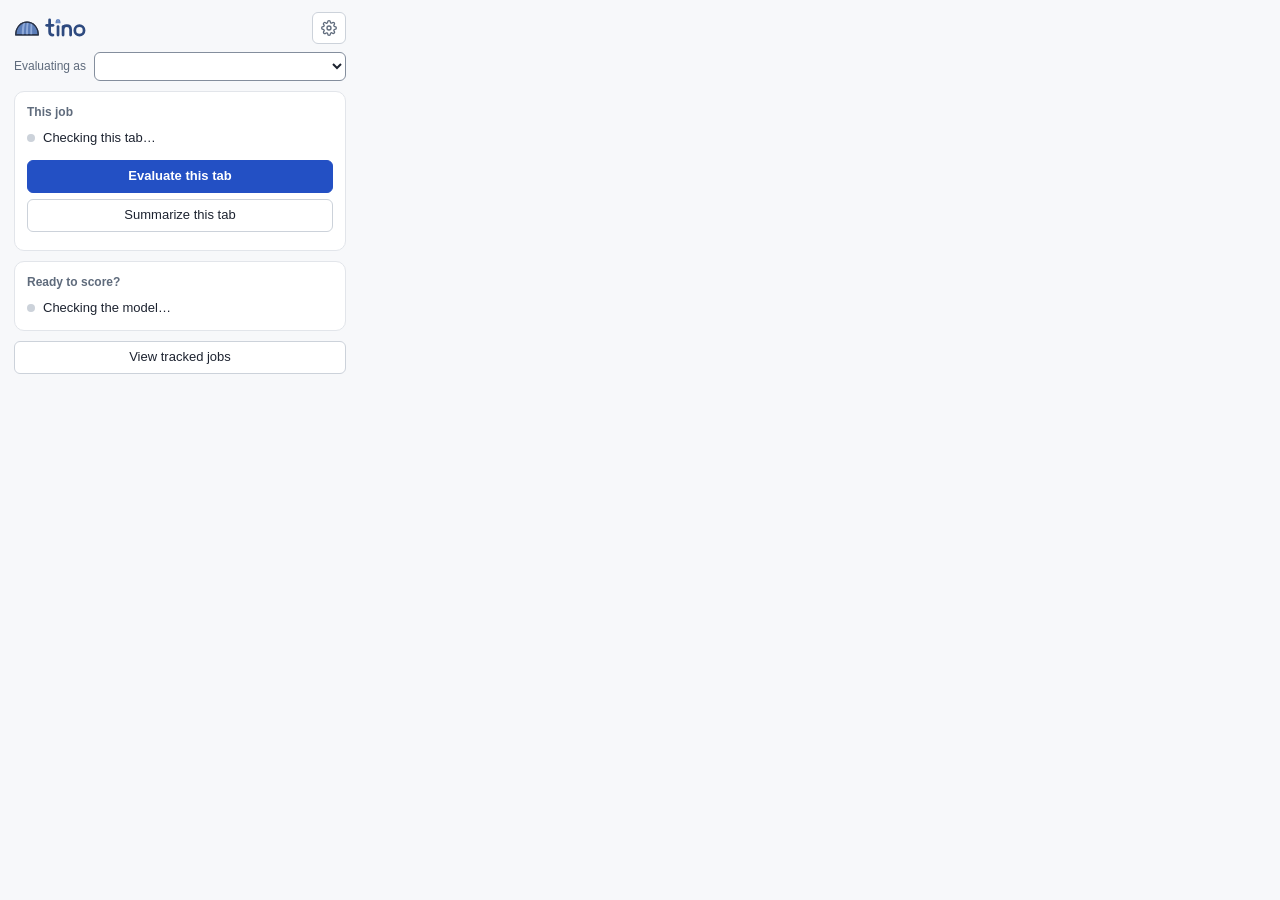
<file: job-fit-evaluator/popup.html>
<!DOCTYPE html>
<html>
<head>
<meta charset="utf-8">
<title>Tino</title>
<link rel="stylesheet" href="ui.css">
<style>
  /* Status and actions only; every setting lives in Settings (options.html).
     Three blocks in reading order: this job, whether Tino is ready, and
     where to go next. One primary button at a time. */
  body { width: 360px; margin: 0; padding: 12px 14px 14px; font: 13px/1.45 var(--font); }
  .top { display: flex; align-items: center; gap: 8px; margin-bottom: 8px; }
  .brand { font-size: var(--fs-lg); font-weight: 700; margin: 0; line-height: 1; }
  /* The logo: Tino's shell and the wordmark (brand/, built by tools/brand.js). */
  .logo { display: inline-flex; align-items: flex-end; gap: 5px; }
  .logo img { display: block; }
  .logo .logo-mark { height: 17px; margin-bottom: 1px; }
  .logo .logo-word { height: 22px; }

  .top .spacer { flex: 1; }
  .icon-btn {
    display: inline-grid; place-items: center; min-width: 32px; min-height: 32px; padding: 0 8px;
    font-size: var(--fs-sm); color: var(--muted); gap: 4px;
  }
  .icon-btn svg { width: 16px; height: 16px; }
  .as-row { display: flex; align-items: center; gap: 8px; margin-bottom: 10px; }
  .as-row label { color: var(--muted); white-space: nowrap; font-size: var(--fs-xs); }
  .as-row select { flex: 1; min-width: 0; padding: 5px 8px; }

  .callout { display: flex; align-items: center; justify-content: space-between; gap: 10px; border-radius: 8px; padding: 8px 10px; margin-bottom: 10px; font-size: var(--fs-xs); }
  .callout.warn { background: var(--amber-soft); border: 1px solid var(--amber-line); }
  .callout button { flex: 0 0 auto; padding: 4px 10px; font-size: var(--fs-xs); }

  .panel { background: var(--card); border: 1px solid var(--line); border-radius: var(--radius); padding: 12px; margin-bottom: 10px; }
  .panel-title { font-size: var(--fs-xs); font-weight: 600; color: var(--muted); margin: 0 0 8px; }
  .line { display: flex; align-items: flex-start; gap: 8px; }
  .line + .line { margin-top: 6px; }
  .dot { flex: 0 0 auto; width: 8px; height: 8px; margin-top: 5px; border-radius: 50%; background: var(--border); }
  .dot.ok { background: var(--green); }
  .dot.warn { background: var(--amber); }
  .dot.bad { background: var(--red); }
  .line .text { flex: 1; min-width: 0; }
  .line .fix { flex: 0 0 auto; font-size: var(--fs-xs); }

  /* The saved result for the job in this tab. */
  .record { display: flex; gap: 10px; align-items: center; margin: 10px 0 2px; }
  .score {
    flex: 0 0 auto; display: grid; place-items: center; width: 44px; height: 44px; border-radius: 50%;
    font-size: var(--fs-lg); font-weight: 800; color: var(--on-fill); background: var(--grey);
  }
  .score.green { background: var(--green); } .score.amber { background: var(--amber); } .score.red { background: var(--red); }
  .record .what { min-width: 0; flex: 1; }
  .record .verdict { font-weight: 700; font-size: var(--fs-md); }
  .record .vword { display: inline-block; }
  .record .vword::first-letter { text-transform: uppercase; }
  .record .job-name { color: var(--muted); font-size: var(--fs-xs); white-space: nowrap; overflow: hidden; text-overflow: ellipsis; }
  .record-meta { font-size: var(--fs-xs); color: var(--muted); margin: 4px 0 0; }
  .record-meta .stale { color: var(--amber-fg); font-weight: 600; }
  .record-link { font-size: var(--fs-xs); margin-top: 4px; }
  /* Your history at the company: a heads-up, quieter than an error. */
  .company-note {
    margin: 10px 0 0; padding: 6px 9px; border-radius: var(--radius-sm); font-size: var(--fs-xs);
    background: var(--amber-soft); color: var(--amber-fg); border: 1px solid var(--amber-line);
  }

  .buttons { display: flex; flex-direction: column; gap: 6px; margin-top: 12px; }
  .buttons .pair { display: flex; gap: 6px; }
  .buttons .pair > * { flex: 1; }
  .buttons button { width: 100%; }
  .float-toggle { display: flex; align-items: flex-start; gap: 7px; margin-top: 10px; font-size: var(--fs-xs); cursor: pointer; }
  .float-toggle input { margin: 1px 0 0; flex: 0 0 auto; }

  .summary textarea { width: 100%; margin-top: 6px; font-size: var(--fs-xs); }
  .summary .copy-row { display: flex; justify-content: flex-end; margin-top: 6px; }
  .note { font-size: var(--fs-xs); color: var(--muted); margin-top: 6px; }
  .note:empty { display: none; }
  .error { color: var(--red-fg); }

  .queue-link { border: none; background: none; padding: 0; color: var(--accent-fg); text-align: left; font-size: var(--fs-xs); cursor: pointer; }
  .queue-link:hover:not(:disabled) { background: none; text-decoration: underline; }
  .foot { display: flex; flex-direction: column; gap: 6px; }
  .foot button { width: 100%; }
  .tip { font-size: var(--fs-xs); color: var(--muted); text-align: center; }
  /* This week: what needs doing across tracked jobs, most decisive first. */
  .week { list-style: none; margin: 0; padding: 0; display: flex; flex-direction: column; gap: 2px; }
  .week button {
    display: block; width: 100%; text-align: left; border: none; background: none; padding: 5px 6px; margin: 0 -6px;
    border-radius: var(--radius-sm); font-size: var(--fs-xs); color: var(--text); cursor: pointer; width: calc(100% + 12px);
  }
  .week button:hover { background: var(--accent-soft); }
  .week .why { display: block; font-weight: 600; color: var(--amber-fg); }
  .week .why.good { color: var(--green-fg); }
  .week .which { display: block; color: var(--muted); white-space: nowrap; overflow: hidden; text-overflow: ellipsis; }
  .week-more { font-size: var(--fs-xs); margin-top: 6px; }
  .callout.info { background: var(--accent-soft); border: 1px solid var(--accent-line); }
  .callout .callout-actions { display: flex; gap: 6px; flex: 0 0 auto; }
</style>
</head>
<body>
  <header class="top">
    <h1 class="brand"><span class="logo"><img class="logo-mark" src="images/tino-mark.svg" alt=""><img class="logo-word" src="images/wordmark.svg" alt="Tino"></span></h1>
    <span class="spacer"></span>
    <button type="button" class="icon-btn" id="openSettings" title="Settings" aria-label="Settings" data-i18n-title="settings.title" data-i18n-aria-label="settings.title">
      <svg viewBox="0 0 24 24" fill="none" stroke="currentColor" stroke-width="2" stroke-linecap="round" stroke-linejoin="round" aria-hidden="true"><circle cx="12" cy="12" r="3"/><path d="M19.4 15a1.65 1.65 0 0 0 .33 1.82l.06.06a2 2 0 1 1-2.83 2.83l-.06-.06a1.65 1.65 0 0 0-1.82-.33 1.65 1.65 0 0 0-1 1.51V21a2 2 0 1 1-4 0v-.09A1.65 1.65 0 0 0 9 19.4a1.65 1.65 0 0 0-1.82.33l-.06.06a2 2 0 1 1-2.83-2.83l.06-.06A1.65 1.65 0 0 0 4.68 15a1.65 1.65 0 0 0-1.51-1H3a2 2 0 1 1 0-4h.09A1.65 1.65 0 0 0 4.6 9a1.65 1.65 0 0 0-.33-1.82l-.06-.06a2 2 0 1 1 2.83-2.83l.06.06A1.65 1.65 0 0 0 9 4.68a1.65 1.65 0 0 0 1-1.51V3a2 2 0 1 1 4 0v.09a1.65 1.65 0 0 0 1 1.51 1.65 1.65 0 0 0 1.82-.33l.06-.06a2 2 0 1 1 2.83 2.83l-.06.06A1.65 1.65 0 0 0 19.4 9a1.65 1.65 0 0 0 1.51 1H21a2 2 0 1 1 0 4h-.09a1.65 1.65 0 0 0-1.51 1z"/></svg>
    </button>
  </header>

  <div class="as-row">
    <label for="profileSelect" data-i18n="popup.evaluatingAs">Evaluating as</label>
    <select id="profileSelect"></select>
  </div>

  <div class="callout warn" id="setupBanner" hidden>
    <span id="setupBannerText"></span>
    <button id="setupContinue" class="primary" type="button" data-i18n="popup.continueSetup">Continue setup</button>
  </div>
  <div class="callout info" id="backupNudge" hidden>
    <span id="backupNudgeText"></span>
    <span class="callout-actions">
      <button id="backupNow" type="button" data-i18n="popup.backupNow">Back up</button>
      <button id="backupLater" type="button" class="link" data-i18n="popup.backupLater">Later</button>
    </span>
  </div>
  <div class="callout warn" id="cvMissing" hidden>
    <span data-i18n="popup.noCv">This profile has no CV summary yet, so scores won't mean much.</span>
    <button id="addCv" type="button" data-i18n="popup.addInSettings">Add it in Settings</button>
  </div>

  <!-- This job -->
  <section class="panel" aria-labelledby="jobTitle">
    <h2 class="panel-title" id="jobTitle" data-i18n="popup.thisJob">This job</h2>
    <div class="line"><span class="dot" id="pageDot" aria-hidden="true"></span><span class="text" id="pageState" data-i18n="popup.checkingTab">Checking this tab…</span></div>

    <div id="record" hidden>
      <div class="record">
        <span class="score" id="recScore" aria-hidden="true"></span>
        <div class="what">
          <span class="verdict" id="recVerdict"></span>
          <div class="job-name" id="recName"></div>
        </div>
      </div>
      <p class="record-meta" id="recMeta"></p>
      <button type="button" class="link record-link" id="openRecord" data-i18n="popup.openInTracked">Open in Tracked jobs</button>
    </div>
    <p class="company-note" id="companyNote" hidden></p>

    <div class="buttons">
      <button id="evaluate" class="primary" type="button" data-i18n="popup.evaluate">Evaluate this tab</button>
      <div class="pair">
        <button id="reevaluate" type="button" hidden data-i18n="banner.reevaluate">Re-evaluate</button>
        <button id="summarizeTab" type="button" data-i18n="popup.summarize">Summarize this tab</button>
      </div>
    </div>
    <div class="summary">
      <div class="note" id="summarizeStatus" role="status" aria-live="polite"></div>
      <label for="summarizeResult" class="sr-only" data-i18n="popup.summaryLabel">Summary</label>
      <textarea id="summarizeResult" rows="7" readonly hidden></textarea>
      <div class="copy-row"><button id="copySummary" type="button" hidden data-i18n="common.copy">Copy</button></div>
    </div>

    <label class="float-toggle" id="floatRow" hidden>
      <input id="floatToggle" type="checkbox" aria-describedby="floatHint">
      <span id="floatLabel"></span>
    </label>
    <div class="note" id="floatHint" role="status" aria-live="polite"></div>
    <div class="note error" id="status" role="alert"></div>
  </section>

  <!-- Readiness -->
  <section class="panel" aria-labelledby="readyTitle">
    <h2 class="panel-title" id="readyTitle" data-i18n="popup.ready">Ready?</h2>
    <div class="line">
      <span class="dot" id="modelDot" aria-hidden="true"></span>
      <span class="text" id="modelState" data-i18n="popup.checkingModel">Checking the model…</span>
      <button type="button" class="link fix" id="fixModel" hidden data-i18n="popup.fixInSettings">Fix in Settings</button>
    </div>
    <div class="line" id="queueRow" hidden>
      <span class="dot" id="queueDot" aria-hidden="true"></span>
      <button type="button" class="queue-link text" id="queueStatus"></button>
    </div>
  </section>

  <!-- This week: what needs doing across tracked jobs -->
  <section class="panel" id="weekPanel" aria-labelledby="weekTitle" hidden>
    <h2 class="panel-title" id="weekTitle" data-i18n="popup.thisWeek">This week</h2>
    <ul class="week" id="weekList"></ul>
    <button type="button" class="link week-more" id="weekMore" hidden></button>
  </section>
  <div class="foot">
    <button id="viewHistory" type="button" data-i18n="popup.viewHistory">View tracked jobs</button>
    <div class="tip" id="evaluateTip"></div>
  </div>

  <script src="locales/en.js"></script>
  <script src="locales/es.js"></script>
  <script src="locales/fr.js"></script>
  <script src="locales/pt.js"></script>
  <script src="i18n.js"></script>
  <script src="geo.js"></script>
  <script src="defaults.js"></script>
  <script src="vault.js"></script>
  <script src="provider.js"></script>
  <script src="tinocloud.js"></script>
  <script src="keywords.js"></script>
  <script src="profiles.js"></script>
  <script src="evalstore.js"></script>
  <script src="postingmeta.js"></script>
  <script src="lmstudio-ui.js"></script>
  <script src="ui-shared.js"></script>
  <script src="attention.js"></script>
  <script src="inject.js"></script>
  <script src="boards.js"></script>
  <script src="popup.js"></script>
</body>
</html>
</file>
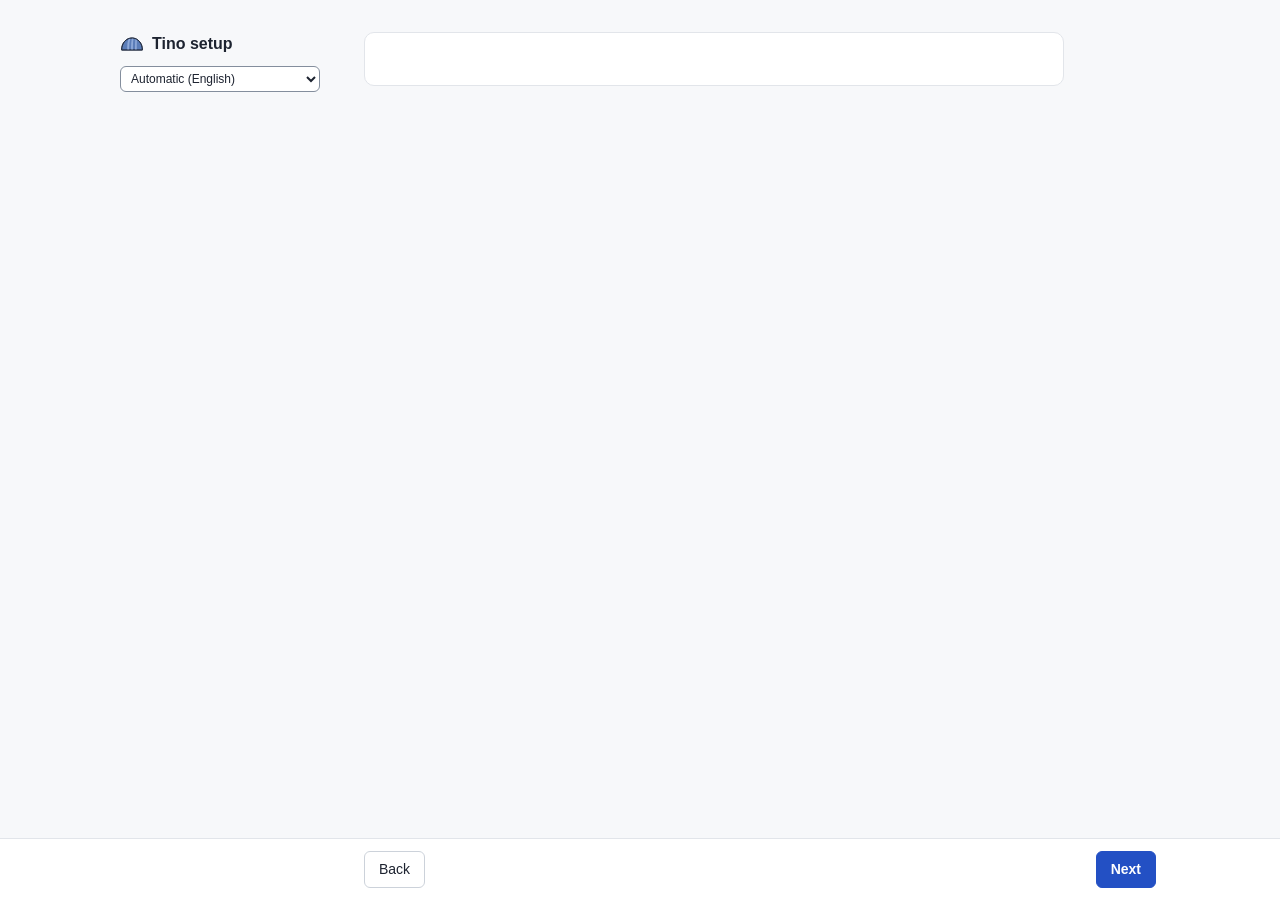
<file: job-fit-evaluator/wizard.html>
<!DOCTYPE html>
<html>
<head>
<meta charset="utf-8">
<meta name="viewport" content="width=device-width, initial-scale=1">
<title>Set up Tino</title>
<link rel="stylesheet" href="ui.css">
<style>
  body { margin: 0; font: 14px/1.5 var(--font); }
  button { padding: 7px 14px; }
  button.link { padding: 0; }
  input[type="text"], input[type="number"], input[type="password"], textarea, select { width: 100%; padding: 8px 10px; }
  label.field { display: block; margin-bottom: 14px; }
  label.field > span, .field-label { display: block; font-weight: 600; margin-bottom: 5px; }
  .hint { font-size: 12.5px; margin-top: 5px; }

  /* --- layout -------------------------------------------------------------- */
  .shell { display: flex; min-height: 100vh; max-width: 1080px; margin: 0 auto; }
  .rail { flex: 0 0 240px; padding: 32px 20px; }
  .brand { display: flex; align-items: center; gap: 8px; font-weight: 700; font-size: 16px; margin-bottom: 4px; }
  .brand .brand-mark { height: 16px; display: block; }
  .brand-sub { font-size: 12.5px; color: var(--muted); margin-bottom: 22px; }
  .rail ol { list-style: none; margin: 0; padding: 0; }
  .rail li button {
    display: flex; align-items: center; gap: 10px; width: 100%; text-align: left;
    border: none; background: none; padding: 7px 8px; border-radius: 6px; color: var(--muted);
  }
  .rail li button:hover:not(:disabled) { background: var(--hover); }
  .rail li button:disabled { opacity: 1; cursor: default; }
  .rail .num {
    flex: 0 0 22px; height: 22px; border-radius: 50%; border: 1.5px solid var(--border);
    display: grid; place-items: center; font-size: var(--fs-xs); font-weight: 600; background: var(--card);
  }
  .rail li.done .num { background: var(--green); border-color: var(--green); color: var(--on-fill); }
  .rail li.current button { background: var(--accent-soft); color: var(--text); font-weight: 600; }
  .rail li.current .num { border-color: var(--accent); color: var(--accent-fg); }
  .rail li.locked button { color: var(--faint); }

  main { flex: 1; min-width: 0; padding: 32px 24px 120px; }
  .card { background: var(--card); border: 1px solid var(--line); border-radius: 10px; padding: 26px 28px; max-width: 700px; }
  .step h1 { font-size: 21px; margin: 0 0 6px; }
  .step .lede { color: var(--muted); margin: 0 0 22px; }
  .mobile-progress { display: none; }

  .nav {
    position: fixed; left: 0; right: 0; bottom: 0; background: color-mix(in srgb, var(--card) 96%, transparent);
    border-top: 1px solid var(--line); backdrop-filter: blur(4px);
  }
  .nav-inner { max-width: 1080px; margin: 0 auto; padding: 12px 24px 12px 264px; display: flex; align-items: center; gap: 12px; }
  .nav .spacer { flex: 1; }
  .save-state { font-size: 12.5px; color: var(--muted); }
  .save-state.error { color: var(--red-fg); }

  @media (max-width: 760px) {
    .rail { display: none; }
    main { padding: 16px 16px 120px; }
    .card { padding: 20px 18px; }
    .nav-inner { padding: 10px 16px; }
    .mobile-progress { display: block; margin-bottom: 12px; font-size: 12.5px; color: var(--muted); }
    .mobile-progress .bar { height: 4px; background: var(--line); border-radius: 2px; margin-top: 6px; overflow: hidden; }
    .mobile-progress .bar > div { height: 100%; background: var(--accent); transition: width .2s; }
  }

  /* --- shared pieces ------------------------------------------------------- */
  .callout { border-radius: 8px; padding: 11px 13px; font-size: 13px; margin: 12px 0; }
  .callout.info { background: var(--accent-soft); border: 1px solid var(--accent-line); }
  .callout.ok { background: var(--green-soft); border: 1px solid var(--green-line); }
  .callout.warn { background: var(--amber-soft); border: 1px solid var(--amber-line); }
  .callout.bad { background: var(--red-soft); border: 1px solid var(--red-line); }
  .callout ol { margin: 6px 0 0; padding-left: 20px; }
  .row { display: flex; gap: 10px; align-items: center; flex-wrap: wrap; }
  .row > .grow { flex: 1; min-width: 180px; }
  details.advanced { margin-top: 18px; border-top: 1px solid var(--line); padding-top: 12px; }
  details.advanced summary { cursor: pointer; font-size: 13px; font-weight: 600; color: var(--muted); }
  details.advanced[open] summary { margin-bottom: 12px; }
  .busy { display: flex; align-items: center; gap: 10px; font-size: 13px; color: var(--muted); margin-top: 10px; }
  .spinner { width: 14px; height: 14px; border: 2px solid var(--border); border-top-color: var(--accent); border-radius: 50%; animation: spin .8s linear infinite; }
  @keyframes spin { to { transform: rotate(360deg); } }
  .error-text { color: var(--red-fg); font-size: 13px; margin-top: 8px; }

  /* model list */
  .model-list { display: flex; flex-direction: column; gap: 6px; margin: 10px 0 4px; }
  .model-list label {
    display: flex; align-items: center; gap: 10px; border: 1px solid var(--line); border-radius: 6px;
    padding: 8px 10px; cursor: pointer; font-family: var(--mono); font-size: 12.5px;
  }
  .model-list label:has(input:checked) { border-color: var(--accent); background: var(--accent-soft); }
  .model-list label .tier-text { display: flex; flex-direction: column; gap: 1px; font-family: var(--font); font-size: 13.5px; }
  .model-list label .tier-model { font-family: var(--mono); font-size: 12px; color: var(--muted); }
  .model-list label .tier-blurb { font-size: 12.5px; color: var(--muted); }
  .other-models { margin-top: 4px; }
  .other-models summary { cursor: pointer; font-size: 13px; color: var(--muted); padding: 4px 0; }
  .compact-model { display: flex; align-items: center; gap: 10px; }
  .dot { width: 9px; height: 9px; border-radius: 50%; background: var(--green); flex: 0 0 auto; }

  /* provider choice */
  /* Two or three cards (Tino Cloud only once it's open), as many as fit. */
  .provider-choice { display: grid; grid-template-columns: repeat(auto-fit, minmax(180px, 1fr)); gap: 10px; margin-bottom: 16px; }
  @media (max-width: 560px) { .provider-choice { grid-template-columns: 1fr; } }
  .provider-card { display: flex; flex-direction: column; gap: 3px; border: 1px solid var(--line); border-radius: 8px; padding: 12px 14px; cursor: pointer; position: relative; }
  .provider-card:has(input:checked) { border-color: var(--accent); background: var(--accent-soft); }
  .provider-card input { position: absolute; top: 12px; right: 12px; }
  .provider-name { font-weight: 700; }
  .provider-desc { font-size: 12.5px; color: var(--muted); padding-right: 18px; }

  /* choice pills for the work-authorisation questions */
  .question { margin-bottom: 18px; }
  .choices { display: flex; flex-wrap: wrap; gap: 8px; }
  .choices label {
    border: 1px solid var(--control); border-radius: var(--radius-pill); padding: 6px 14px; cursor: pointer; background: var(--card); font-size: 13.5px;
  }
  .choices label { position: relative; }
  .choices input { position: absolute; opacity: 0; pointer-events: none; }
  .choices label:has(input:checked) { background: var(--accent); border-color: var(--accent); color: var(--on-fill); }
  .choices label:has(input:focus-visible) { outline: 2px solid var(--focus); outline-offset: 2px; }

  /* tabs */
  .tabs { display: inline-flex; border: 1px solid var(--border); border-radius: 8px; padding: 3px; gap: 3px; margin-bottom: 14px; background: var(--surface-2); }
  .tabs button { border: none; background: none; padding: 6px 14px; border-radius: 6px; font-size: 13.5px; }
  .tabs button[aria-selected="true"] { background: var(--card); box-shadow: var(--shadow-sm); font-weight: 600; }
  .meter { display: flex; flex-wrap: wrap; gap: 6px 14px; font-size: 12.5px; margin-top: 8px; color: var(--muted); }
  .meter .count.over { color: var(--amber-fg); font-weight: 600; }
  .meter .count.way-over { color: var(--red-fg); font-weight: 600; }
  .meter .sec::before { content: "○ "; }
  .meter .sec.has { color: var(--green-fg); }
  .meter .sec.has::before { content: "✓ "; }

  /* salary */
  .salary-row { display: grid; grid-template-columns: 48px 1fr 1fr; gap: 10px; align-items: center; margin-bottom: 8px; }
  .salary-row .cur { font-weight: 600; }
  .markets { display: flex; gap: 16px; margin-bottom: 14px; }
  .markets label { display: flex; align-items: center; gap: 6px; cursor: pointer; }

  /* presets */
  .preset {
    display: flex; gap: 12px; align-items: flex-start; border: 1px solid var(--line); border-radius: 8px;
    padding: 10px 12px; margin-bottom: 8px; cursor: pointer;
  }
  .preset:has(input:checked) { border-color: var(--accent-line); background: var(--accent-soft); }
  .preset input { margin-top: 3px; }
  .preset .title { font-weight: 600; }
  .preset .example { font-size: 12.5px; color: var(--muted); font-style: italic; }
  .preset:not(:has(input:checked)) .why { display: none; }
  .preset .why { display: inline-block; font-size: var(--fs-xs); background: var(--card); color: var(--accent-fg); border-radius: 999px; padding: 1px 8px; margin-top: 4px; font-style: normal; }

  /* chips */
  .chips { display: flex; flex-wrap: wrap; gap: 6px; border: 1px solid var(--control); border-radius: 6px; padding: 6px; background: var(--card); min-height: 44px; align-items: center; }
  .chips:focus-within { outline: 2px solid var(--focus); outline-offset: 1px; }
  .chips input { border: none; flex: 1; min-width: 140px; padding: 4px 6px; outline: none; background: transparent; }
  .chip { display: inline-flex; align-items: center; gap: 4px; background: var(--accent-soft); border: 1px solid var(--accent-line); border-radius: 999px; padding: 2px 4px 2px 10px; font-size: 13px; }
  .chip button { border: none; background: none; padding: 2px 6px; min-width: 24px; min-height: 24px; font-size: 15px; line-height: 1; color: var(--muted); }
  .chip.suggested { background: var(--card); border-style: dashed; padding-right: 10px; cursor: pointer; }
  .chip.suggested:hover { border-color: var(--accent); }
  .suggestions { margin-top: 12px; }
  .suggestions .chips-plain { display: flex; flex-wrap: wrap; gap: 6px; margin-top: 6px; }

  /* review */
  .review-card { border: 1px solid var(--line); border-radius: 8px; padding: 12px 14px; margin-bottom: 10px; }
  .review-card header { display: flex; justify-content: space-between; align-items: baseline; gap: 10px; }
  .review-card h3 { font-size: 14px; margin: 0; }
  .review-card .body { font-size: 13px; color: var(--muted); margin-top: 4px; white-space: pre-line; }
  .review-card.missing { border-color: var(--amber-line); background: var(--amber-soft); }
  .test-box { margin-top: 22px; border-top: 1px solid var(--line); padding-top: 18px; }
  .test-result { margin-top: 14px; border: 1px solid var(--line); border-radius: 8px; padding: 14px; }
  /* Tino on the welcome step, and a result shown before any setup. */
  .welcome-hero { display: flex; align-items: center; gap: 18px; margin-bottom: 4px; }
  .welcome-hero .hero-tino { width: 150px; flex: 0 0 auto; }
  .welcome-hero h1 { margin-top: 0; }
  .sample { margin: 6px 0 20px; }
  .sample .sample-label { font-size: 12px; font-weight: 600; color: var(--muted); }
  .sample .test-result { margin-top: 6px; background: var(--surface-2); }
  .sample .sample-job { font-size: 13px; color: var(--muted); margin: 2px 0 6px; }
  .sample .hint { margin-top: 8px; }
  .tino-working { display: block; width: 170px; margin: 12px 0 0; }
  @media (max-width: 640px) { .welcome-hero { flex-direction: column; align-items: flex-start; } }
  .score-line { display: flex; align-items: baseline; gap: 12px; }
  .score-line .score { font-size: 30px; font-weight: 700; }
  .verdict { text-transform: uppercase; font-size: 12px; font-weight: 700; letter-spacing: .05em; padding: 2px 8px; border-radius: 4px; }
  .verdict.apply { background: var(--green-soft); color: var(--green-fg); }
  .verdict.borderline { background: var(--amber-soft); color: var(--amber-fg); }
  .verdict.skip, .verdict.reject { background: var(--red-soft); color: var(--red-fg); }
  .test-result ul { margin: 4px 0 10px; padding-left: 20px; font-size: 13px; }
  .test-result h4 { margin: 10px 0 0; font-size: 12px; text-transform: uppercase; letter-spacing: .04em; color: var(--muted); }

  /* done */
  .done-card { text-align: center; padding: 40px 28px; }
  .done-card .big { font-size: 42px; }
  .done-card ol { text-align: left; display: inline-block; margin: 10px auto 20px; }

  /* language + location */
  .lang-row { display: flex; align-items: center; gap: 8px; margin-bottom: 18px; }
  .lang-row select { width: auto; min-width: 200px; }
  .rail .lang-mini { margin: -12px 0 18px; }
  .rail .lang-mini select { font-size: 12px; padding: 4px 6px; }
  .detect { display: flex; flex-wrap: wrap; align-items: center; gap: 10px; }
  .detect .grow { flex: 1; min-width: 220px; }
  .choices.multi label:has(input:checked)::before { content: "✓ "; }
  .auth-country { border: 1px solid var(--line); border-radius: 8px; padding: 10px 12px; margin-bottom: 8px; }
  .auth-country .field-label { margin-bottom: 8px; }
  .added-countries { display: flex; flex-wrap: wrap; gap: 6px; margin-top: 8px; }
  .country-add { margin-top: 10px; max-width: 320px; }
  .tz-line { font-size: 13px; color: var(--muted); }
  .salary-row { grid-template-columns: 48px 1fr 1fr 110px; }
  .computed-note { font-size: var(--fs-xs); color: var(--muted); margin-top: 2px; }
</style>
</head>
<body>
  <div class="shell">
    <aside class="rail">
      <div class="brand"><img class="brand-mark" src="images/tino-mark.svg" alt=""><span data-i18n="wiz.brand">Tino setup</span></div>
      <div class="brand-sub" id="railSub"></div>
      <div class="lang-mini"><select id="railLanguage" aria-label="Language" data-i18n-aria-label="wiz.where.language"></select></div>
      <ol id="rail"></ol>
    </aside>

    <main>
      <div class="mobile-progress" id="mobileProgress"><span id="mobileLabel"></span><div class="bar"><div id="mobileBar"></div></div></div>

      <div class="callout bad" id="fatal" hidden></div>

      <div class="card" id="card">

        <!-- Welcome -->
        <section class="step" data-step="welcome" hidden>
          <div class="welcome-hero">
            <img class="hero-tino" src="images/tino.svg" alt="">
            <div>
              <h1 data-i18n="wiz.welcome.title">Welcome to Tino</h1>
              <p class="lede" data-i18n="wiz.welcome.lede">Tino reads a job posting and tells you how well it fits you, with a score, what you match, what you're missing, and whether the pay is in your range.</p>
            </div>
          </div>
          <div class="sample" id="welcomeSample"></div>
          <div class="callout info" data-i18n-html="wiz.welcome.privacy">
            <strong>You choose where postings are scored.</strong> With LM Studio, a model runs on this computer and nothing is sent anywhere. With the OpenAI API, there's nothing to install, but postings and your profile are sent to OpenAI.
          </div>
          <p data-i18n="wiz.welcome.needs">Setup takes about five minutes. You'll need:</p>
          <ul>
            <li data-i18n-html="wiz.welcome.need1"><strong>LM Studio</strong> running with a model loaded, <em>or</em> an <strong>OpenAI API key</strong> (a later step checks either for you)</li>
            <li data-i18n-html="wiz.welcome.need2"><strong>Your CV or LinkedIn profile</strong>, as text to paste</li>
          </ul>
          <p class="hint"><span data-i18n="wiz.welcome.moving">Moving from another computer?</span> <button type="button" class="link" id="openRestore" data-i18n="wiz.welcome.restore">Restore a backup instead</button> <span data-i18n="wiz.welcome.restoreWhere">(Settings → Data).</span></p>
        </section>

        <!-- Language and location -->
        <section class="step" data-step="where" hidden>
          <h1 data-i18n="wiz.where.title">Language and location</h1>
          <p class="lede" data-i18n="wiz.where.lede">Tino works in your language, and where you are fills in the next steps for you. Both are optional and stay on this computer.</p>

          <label class="field">
            <span data-i18n="wiz.where.language">Language</span>
            <div class="lang-row"><select id="uiLanguage"></select></div>
            <div class="hint" data-i18n="wiz.where.languageHint">Detected from your browser. You can change it here or in the popup at any time.</div>
          </label>

          <span class="field-label" data-i18n="wiz.where.location">Where you live</span>
          <div id="detectBox"></div>
          <div id="locationFields" hidden>
            <label class="field">
              <span data-i18n="wiz.where.country">Country</span>
              <select id="homeCountry"></select>
            </label>
            <label class="field" id="homeRegionField">
              <span data-i18n="wiz.where.region">State or province</span>
              <select id="homeRegion"></select>
            </label>
            <label class="field">
              <span data-i18n="wiz.where.city">City (optional)</span>
              <input id="homeCity" type="text" maxlength="80" autocomplete="address-level2">
            </label>
          </div>
          <p class="hint" data-i18n="wiz.where.privacy">Stored only in this browser. The model is told your city only if you allow it on the Work preferences step.</p>
        </section>

        <!-- About you: name, countries, work authorization -->
        <section class="step" data-step="about" hidden>
          <h1 data-i18n="wiz.about.title">About you</h1>
          <p class="lede" data-i18n="wiz.about.lede">A profile is one person's settings. The countries you apply in and your right to work in each decide which postings are rejected automatically — you can review that on the Hard rejects step.</p>

          <label class="field">
            <span data-i18n="wiz.about.name">Profile name</span>
            <input id="profileName" type="text" placeholder="e.g. Alex — backend roles" data-i18n-placeholder="wiz.about.namePlaceholder" maxlength="60">
            <div class="hint" data-i18n="wiz.about.nameHint">Useful when you keep more than one profile (for another person, or another kind of role).</div>
          </label>

          <div class="question">
            <span class="field-label" data-i18n="wiz.about.countries">Which countries are you applying in?</span>
            <div class="choices multi" id="targetQuick"></div>
            <div class="added-countries" id="targetExtra"></div>
            <select id="addCountry" class="country-add"></select>
            <div class="hint" data-i18n="wiz.about.countriesHint">Only the Americas for now. Postings elsewhere are still scored; they just don't get country-specific rules.</div>
          </div>

          <div id="authRows"></div>
        </section>

        <!-- Work preferences -->
        <section class="step" data-step="work" hidden>
          <h1 data-i18n="wiz.work.title">Work preferences</h1>
          <p class="lede" data-i18n="wiz.work.lede">These never reject a posting. They add warnings you can judge for yourself, like an on-site job in another city or working hours far from your time zone.</p>

          <div class="question">
            <span class="field-label" data-i18n="wiz.work.arrangements">Which work arrangements would you accept?</span>
            <div class="choices multi" id="arrangementChoices">
              <label><input type="checkbox" name="arrangement" value="remote"><span data-i18n="arrangement.remote">Remote</span></label>
              <label><input type="checkbox" name="arrangement" value="hybrid"><span data-i18n="arrangement.hybrid">Hybrid</span></label>
              <label><input type="checkbox" name="arrangement" value="onsite"><span data-i18n="arrangement.onsite">On-site</span></label>
            </div>
          </div>

          <div class="question">
            <span class="field-label" data-i18n="wiz.work.relocate">Would you relocate at your own cost?</span>
            <div class="choices" id="relocateChoices">
              <label><input type="radio" name="relocate" value="yes"><span data-i18n="common.yes">Yes</span></label>
              <label><input type="radio" name="relocate" value="no"><span data-i18n="common.no">No</span></label>
            </div>
          </div>

          <div class="question">
            <span class="field-label" data-i18n="wiz.work.languages">Which languages can you work in?</span>
            <div class="choices multi" id="languageChoices"></div>
            <div class="hint" data-i18n="wiz.work.languagesHint">A posting that requires another language gets a warning.</div>
          </div>

          <div class="question">
            <span class="field-label" data-i18n="wiz.work.timeZone">Your time zone</span>
            <div class="tz-line" id="tzLine"></div>
          </div>

          <label class="row" style="gap:8px; align-items:flex-start; flex-wrap:nowrap;">
            <input id="shareLocation" type="checkbox" style="width:auto; margin-top:3px; flex:0 0 auto;">
            <span style="flex:1; min-width:0;">
              <span data-i18n="wiz.work.share">Tell the model my city and region when it scores a posting</span>
              <span class="hint" style="display:block; margin-top:2px;" data-i18n="wiz.work.shareHint">Helps it judge commute and time zone. Off by default. Your countries, work authorization and preferences are always included; they don't identify you.</span>
            </span>
          </label>
        </section>

        <!-- Model -->
        <section class="step" data-step="model" hidden>
          <h1 data-i18n="wiz.model.title">Choose the model</h1>
          <p class="lede" data-i18n="wiz.model.lede">Which model scores your postings. This setting is shared by every profile.</p>

          <div id="modelCompact" class="callout ok" hidden>
            <div class="compact-model">
              <span class="dot"></span>
              <span class="grow"><span data-i18n="wiz.model.connectedUsing">Connected. Using</span> <strong id="compactModelName"></strong>.</span>
              <button type="button" class="link" id="modelChange" data-i18n="common.change">Change</button>
            </div>
          </div>

          <div id="modelFull">
            <div class="provider-choice" role="radiogroup" aria-label="Model provider">
              <label class="provider-card" id="cloudCard">
                <input type="radio" name="provider" value="tinocloud">
                <span class="provider-name">Tino Cloud</span>
                <span class="provider-desc" data-i18n="wiz.model.cloudDesc">Nothing to install: sign in and get about 1,000 free evaluations. Postings and your profile go to Tino's server and OpenAI to be scored.</span>
              </label>
              <label class="provider-card">
                <input type="radio" name="provider" value="openai">
                <span class="provider-name">OpenAI API</span>
                <span class="provider-desc" data-i18n="wiz.model.oaDesc">Nothing to install and fast. Postings and your profile are sent to OpenAI and billed to your API key.</span>
              </label>
              <label class="provider-card">
                <input type="radio" name="provider" value="lmstudio">
                <span class="provider-name">LM Studio</span>
                <span class="provider-desc" data-i18n="wiz.model.lmDesc">Runs on this computer. Private and free, but needs a reasonably capable machine.</span>
              </label>
            </div>

            <div id="cloudBox" hidden>
              <div id="cloudSignInHost"></div>
            </div>

            <label class="field" id="openAiKeyField" hidden>
              <span data-i18n="popup.openAiKey">OpenAI API key</span>
              <div class="row">
                <input id="oaKey" class="grow" type="password" autocomplete="off" spellcheck="false" placeholder="sk-…">
                <button type="button" id="testOpenAi" data-i18n="wiz.model.connect">Connect</button>
              </div>
              <div class="hint" data-i18n="wiz.model.keyHint">Create one at platform.openai.com under API keys. It's kept in Tino's own key store in this browser, out of reach of the job sites you visit, and never included in backups.</div>
            </label>

            <label class="field" id="lmUrlField">
              <span data-i18n="popup.lmEndpoint">LM Studio endpoint</span>
              <div class="row">
                <input id="lmUrl" class="grow" type="text" spellcheck="false">
                <button type="button" id="testConnection" data-i18n="wiz.model.test">Test connection</button>
              </div>
              <div class="hint" data-i18n="wiz.model.urlHint">The default is right unless you changed LM Studio's server port.</div>
            </label>

            <div id="modelStatus"></div>

            <div class="field" id="levelChoice" hidden>
              <span class="field-label" id="wizLevelLabel" data-i18n="level.title">Effort level</span>
              <div class="hint" style="margin-bottom:6px;" data-i18n="level.hint">How carefully postings are read. Higher levels catch more, and cost more per evaluation.</div>
              <div id="wizLevelPicker" aria-labelledby="wizLevelLabel"></div>
            </div>

            <div id="modelPicker" hidden>
              <span class="field-label" data-i18n="wiz.model.which">Which model should score postings?</span>
              <div class="model-list" id="modelList"></div>
              <div class="hint" id="modelPickerHint"></div>
            </div>

            <details class="advanced" id="modelAdvanced">
              <summary data-i18n="wiz.advanced">Advanced</summary>
              <label class="field">
                <span data-i18n="popup.timeout">Response timeout (seconds)</span>
                <input id="lmTimeout" type="number" min="30" step="30">
                <div class="hint" data-i18n="wiz.model.timeoutHint">How long to wait for one evaluation. Slower models on modest hardware can need several minutes.</div>
              </label>
              <div id="oaCostFields" hidden>
                <label class="field" id="oaReasoningField" hidden>
                  <span data-i18n="popup.reasoning">Reasoning effort</span>
                  <select id="oaReasoning"></select>
                  <div class="hint" data-i18n="wiz.model.reasoningHint">Reasoning tokens are billed as output. Lower is faster and cheaper; low is usually enough to score a posting.</div>
                </label>
                <label class="field">
                  <span data-i18n="popup.maxOutput">Max output tokens per request</span>
                  <input id="oaMaxOutput" type="number" min="500" max="64000" step="500">
                  <div class="hint" data-i18n="popup.maxOutputHint">A ceiling on what one request can cost, reasoning included. Too low and answers get cut off.</div>
                </label>
                <label class="field">
                  <span data-i18n="popup.flex">Flex processing (half price, slower)</span>
                  <select id="oaFlex">
                    <option value="bulk" data-i18n="popup.flexBulk">For bulk re-evaluations only</option>
                    <option value="always" data-i18n="popup.flexAlways">Always</option>
                    <option value="never" data-i18n="popup.flexNever">Never</option>
                  </select>
                  <div class="hint" data-i18n="wiz.model.flexHint">When Flex has no capacity, that job runs at the standard price instead.</div>
                </label>
                <label class="field">
                  <span data-i18n="popup.budget">Daily token budget</span>
                  <input id="oaBudget" type="number" min="0" step="10000" placeholder="no limit" data-i18n-placeholder="popup.noLimit">
                  <div class="hint" data-i18n="wiz.model.budgetHint">When today's usage reaches it, the queue pauses until you raise it or resume tomorrow. A scoring request is typically a few thousand tokens.</div>
                </label>
              </div>
              <div id="lmOnlyAdvanced">
              <label class="field">
                <span data-i18n="popup.reasoning">Reasoning effort</span>
                <select id="lmReasoning">
                  <option value="" data-i18n="wiz.model.effortNone">(none, use the model's default)</option>
                  <option value="low">low</option>
                  <option value="medium">medium</option>
                  <option value="high">high</option>
                  <option value="xhigh">xhigh</option>
                </select>
                <div class="hint" data-i18n="wiz.model.lmReasoningHint">Only for models that support it. Low is much faster and scores almost as well.</div>
              </label>
              <label class="row" style="gap:8px;"><input id="lmThinking" type="checkbox" style="width:auto;"> <span data-i18n="popup.thinking">Enable model thinking/reasoning</span></label>
              <div class="hint" data-i18n="wiz.model.thinkingHint">Off by default for speed.</div>
              </div>
            </details>
          </div>
        </section>

        <!-- Candidate profile -->
        <section class="step" data-step="profile" hidden>
          <h1 data-i18n="wiz.profile.title">Your candidate profile</h1>
          <p class="lede" data-i18n-html="wiz.profile.lede">A short summary of your experience. Every posting is scored against it, so it needs to be specific and honest, including what you <em>haven't</em> done.</p>

          <div class="tabs" role="tablist">
            <button type="button" role="tab" id="tabCv" aria-selected="true" data-i18n="wiz.profile.tabCv">Paste my CV</button>
            <button type="button" role="tab" id="tabEdit" aria-selected="false" data-i18n="wiz.profile.tabEdit">Edit profile</button>
          </div>

          <div id="paneCv">
            <label class="field">
              <span data-i18n="wiz.profile.pasteLabel">Paste your CV or LinkedIn profile</span>
              <textarea id="cvText" rows="12" placeholder="Paste the full text. The model condenses it into the profile format." data-i18n-placeholder="wiz.profile.pastePlaceholder"></textarea>
            </label>
            <div class="row">
              <button type="button" class="primary" id="draftProfile" data-i18n="wiz.profile.draft">Draft my profile</button>
              <button type="button" class="link" id="skipToEdit" data-i18n="wiz.profile.writeMyself">Or write it myself</button>
            </div>
            <div id="draftStatus"></div>
          </div>

          <div id="paneEdit" hidden>
            <div class="callout info" id="draftedNote" hidden><span data-i18n-html="wiz.profile.draftedNote">This is the model's draft. Read it through: correct anything it got wrong, and make sure <strong>Gaps</strong> lists what you really haven't done.</span></div>
            <textarea id="profileText" rows="16" spellcheck="true"></textarea>
            <div class="meter" id="profileMeter"></div>
            <div class="callout warn" id="gapsNudge" hidden data-i18n-html="wiz.profile.gapsNudge">Add a <strong>Gaps:</strong> line. The evaluator uses it to tell a real gap from something you just didn't mention. Without it, most postings score too high.</div>
          </div>
        </section>

        <!-- Salary -->
        <section class="step" data-step="salary" hidden>
          <h1 data-i18n="wiz.salary.title">Expected salary</h1>
          <p class="lede" data-i18n="wiz.salary.lede">Shown next to each posting's pay. It doesn't set the score directly, but a posting whose ceiling is far below your floor is flagged as probably below your level.</p>

          <span class="field-label" data-i18n="wiz.salary.markets">Which currencies are you paid in?</span>
          <div class="markets" id="markets"></div>
          <div class="hint" id="marketsHint" data-i18n="wiz.salary.marketsHint">From the countries you apply in. Remote roles for US companies are often paid in USD.</div>

          <div id="salaryRows" style="margin-top:12px;"></div>
          <div class="error-text" id="salaryError" hidden></div>
          <div class="hint" id="salaryWarn" hidden></div>

          <div class="row" style="margin-top:12px;">
            <button type="button" id="suggestSalary" data-i18n="wiz.suggestFromProfile">Suggest from my profile</button>
          </div>
          <div id="salaryStatus"></div>
          <div class="hint" id="salaryReasoning"></div>
        </section>

        <!-- Hard rejects -->
        <section class="step" data-step="rejects" hidden>
          <h1 data-i18n="wiz.rejects.title">Hard rejects</h1>
          <p class="lede" data-i18n="wiz.rejects.lede">A posting that says any of these is rejected immediately, without asking the model. Only tick what truly rules a job out for you.</p>
          <div class="callout info" id="gateNote" hidden data-i18n="wiz.rejects.gateNote">Citizenship, clearance and sponsorship rules follow your answers on About you: they only reject a posting in a country where they apply to you. When a posting doesn't say where it is, they become a warning instead.</div>
          <div id="hardRejectsPresets"></div>
          <label class="field" style="margin-top:14px;">
            <span data-i18n="popup.alsoReject">Also reject if the posting says</span>
            <textarea id="hardRejectsPhrases" rows="3" placeholder="One phrase per line, e.g. unpaid trial period" data-i18n-placeholder="wiz.rejects.placeholder"></textarea>
            <div class="hint" data-i18n="wiz.phraseHint">Plain text, matched as whole words with any capitalisation.</div>
          </label>
          <details class="advanced">
            <summary data-i18n="wiz.rawPatterns">Advanced: raw patterns</summary>
            <label class="field"><span data-i18n="popup.patternsLabel">One regular expression per line.</span><textarea id="hardRejectsPatterns" rows="3" spellcheck="false"></textarea></label>
          </details>
        </section>

        <!-- Warnings -->
        <section class="step" data-step="warnings" hidden>
          <h1 data-i18n="wiz.warnings.title">Warnings</h1>
          <p class="lede" data-i18n="wiz.warnings.lede">These are highlighted in amber for you to judge. Unlike hard rejects, they never block an evaluation or change the score.</p>
          <div id="softWarningsPresets"></div>
          <label class="field" style="margin-top:14px;">
            <span data-i18n="popup.alsoFlag">Also flag if the posting says</span>
            <textarea id="softWarningsPhrases" rows="3" placeholder="One phrase per line, e.g. on-call rotation" data-i18n-placeholder="wiz.warnings.placeholder"></textarea>
          </label>
          <details class="advanced">
            <summary data-i18n="wiz.rawPatterns">Advanced: raw patterns</summary>
            <label class="field"><span data-i18n="popup.patternsLabel">One regular expression per line.</span><textarea id="softWarningsPatterns" rows="3" spellcheck="false"></textarea></label>
          </details>
        </section>

        <!-- Domain flags -->
        <section class="step" data-step="flags" hidden>
          <h1 data-i18n="wiz.flags.title">Domain flags</h1>
          <p class="lede" data-i18n-html="wiz.flags.lede">Skills and fields you <em>don't</em> have. When a posting mentions one, it's shown straight away and the model has to check it. If the job really requires it, the score is capped at 50.</p>

          <span class="field-label" data-i18n="wiz.flags.yours">Your flags</span>
          <div class="chips" id="flagChips"><input id="flagInput" type="text" placeholder="Type a term and press Enter" data-i18n-placeholder="wiz.flags.placeholder"></div>
          <div class="hint" data-i18n="wiz.flags.hint">For example: machine learning, Kubernetes, React Native. "C++" and ".NET" work as written. Add the term in each language your postings use.</div>

          <div class="row" style="margin-top:14px;">
            <button type="button" id="suggestFlags" data-i18n="wiz.suggestFromProfile">Suggest from my profile</button>
          </div>
          <div id="flagsStatus"></div>
          <div class="suggestions" id="flagSuggestions" hidden>
            <div class="row"><span class="field-label" style="margin:0;" data-i18n="wiz.flags.suggestions">Suggestions: click one to add it</span><button type="button" class="link" id="addAllFlags" data-i18n="wiz.flags.addAll">Add all</button></div>
            <div class="chips-plain" id="flagSuggestionChips"></div>
          </div>

          <details class="advanced">
            <summary data-i18n="wiz.rawPatterns">Advanced: raw patterns</summary>
            <label class="field"><span data-i18n="popup.patternsLabel">One regular expression per line.</span><textarea id="domainFlagsPatterns" rows="3" spellcheck="false"></textarea></label>
          </details>
        </section>

        <!-- Review -->
        <section class="step" data-step="review" hidden>
          <h1 data-i18n="wiz.review.title">Review</h1>
          <p class="lede" data-i18n="wiz.review.lede">Everything is already saved. Change anything here, or try a test evaluation before you finish.</p>
          <div id="reviewCards"></div>

          <div class="test-box">
            <span class="field-label" data-i18n="wiz.review.tryIt">Try it out</span>
            <p class="hint" style="margin-top:0;" data-i18n="wiz.review.tryHint">Scores a sample posting with your settings, exactly like a real one. Test runs aren't added to your tracked jobs.</p>
            <details id="ownPosting">
              <summary style="cursor:pointer; font-size:13px;" data-i18n="wiz.review.ownPosting">Use a real posting instead</summary>
              <textarea id="testPosting" rows="8" style="margin-top:8px;" placeholder="Paste the full text of a job posting" data-i18n-placeholder="wiz.review.ownPlaceholder"></textarea>
            </details>
            <div class="row" style="margin-top:12px;">
              <button type="button" id="runTest" data-i18n="wiz.review.runTest">Run a test evaluation</button>
            </div>
            <div class="hint" id="testBlocked" hidden></div>
            <div id="testStatus"></div>
            <div id="testResult"></div>
          </div>
        </section>
      </div>

      <div class="card done-card" id="done" hidden>
        <div class="big">✓</div>
        <h1 style="margin:8px 0 4px;" data-i18n="wiz.done.title">You're set up</h1>
        <p class="lede" id="doneName"></p>
        <div class="callout warn" id="doneModelWarn" hidden style="text-align:left;">
          <span data-i18n="wiz.done.noModel">The model isn't connected yet, so evaluations won't run until it is.</span>
          <button type="button" class="link" id="doneFixModel" data-i18n="wiz.done.fixModel">Set it up now</button>
        </div>
        <ol>
          <li data-i18n="wiz.done.step1">Open a job posting (LinkedIn, Greenhouse, Indeed, Workday and most career sites work).</li>
          <li data-i18n-html="wiz.done.step2">Click the <strong>Tino</strong> icon in the toolbar, then <strong>Evaluate this tab</strong>.</li>
          <li data-i18n-html="wiz.done.step3">The score appears on the page. Every job you score is kept in <strong>Tracked jobs</strong>.</li>
        </ol>
        <div class="row" style="justify-content:center;">
          <button type="button" id="doneSettings" data-i18n="wiz.done.settings">Open Settings</button>
          <button type="button" id="doneHistory" data-i18n="wiz.done.history">Open tracked jobs</button>
          <button type="button" class="primary" id="doneClose" data-i18n="wiz.done.close">Close this tab</button>
        </div>
      </div>
    </main>
  </div>

  <div class="nav" id="nav">
    <div class="nav-inner">
      <button type="button" id="back" data-i18n="common.back">Back</button>
      <span class="save-state" id="saveState"></span>
      <span class="spacer"></span>
      <button type="button" class="link" id="skip" hidden data-i18n="wiz.skip">Skip for now</button>
      <button type="button" class="link" id="skipRules" hidden data-i18n="wiz.skipRules">Use the recommended rules</button>
      <button type="button" class="primary" id="next" data-i18n="common.next">Next</button>
    </div>
  </div>

  <script src="locales/en.js"></script>
  <script src="locales/es.js"></script>
  <script src="locales/fr.js"></script>
  <script src="locales/pt.js"></script>
  <script src="i18n.js"></script>
  <script src="geo.js"></script>
  <script src="defaults.js"></script>
  <script src="vault.js"></script>
  <script src="provider.js"></script>
  <script src="tinocloud.js"></script>
  <script src="keywords.js"></script>
  <script src="screening.js"></script>
  <script src="profiles.js"></script>
  <script src="lmstudio-ui.js"></script>
  <script src="ui-shared.js"></script>
  <script src="wizard.js"></script>
</body>
</html>
</file>
<file: docs/assets/site.css>
/* Tino's public site (GitHub Pages, served from docs/). The brand palette
   (brand/brand.md); no web fonts, no trackers, no external requests. */
:root {
  color-scheme: light;
  --page: #f7f8fa;
  --card: #ffffff;
  --text: #1d2330;
  --muted: #5f6b7c;
  --line: #e2e5ea;
  --accent: #2350c4;     /* Tino blue: 6.96:1 with white */
  --accent-fg: #2350c4;
  --denim: #5b7db8;
  --denim-soft: #eef2fa;
  --coral: #e8907a;
  --sand: #ebcfaa;
  --radius: 14px;
  --font: -apple-system, BlinkMacSystemFont, "Segoe UI", Roboto, "Helvetica Neue", Arial, sans-serif;
}
@media (prefers-color-scheme: dark) {
  :root {
    color-scheme: dark;
    --page: #14171c;
    --card: #1c2027;
    --text: #e6e9ee;
    --muted: #a3acba;
    --line: #2e343d;
    --accent-fg: #8ab4f8;
    --denim-soft: #1f2a3d;
  }
}
* { box-sizing: border-box; }
html { -webkit-text-size-adjust: 100%; }
body { margin: 0; background: var(--page); color: var(--text); font: 17px/1.6 var(--font); }
a { color: var(--accent-fg); }
a:focus-visible, button:focus-visible, input:focus-visible { outline: 3px solid var(--accent-fg); outline-offset: 2px; border-radius: 4px; }
.wrap { max-width: 920px; margin: 0 auto; padding: 0 20px; }
.top { display: flex; align-items: center; justify-content: space-between; gap: 12px; padding: 18px 0; }
.logo { display: inline-flex; align-items: flex-end; gap: 6px; text-decoration: none; }
.logo .logo-mark { height: 22px; margin-bottom: 1px; }
.logo .logo-word { height: 30px; }
.langs { display: flex; gap: 4px; flex-wrap: wrap; }
.langs a { padding: 4px 9px; border-radius: 999px; font-size: 14px; text-decoration: none; color: var(--muted); }
.langs a[aria-current="true"] { background: var(--denim-soft); color: var(--text); font-weight: 600; }
.hero { display: grid; grid-template-columns: 1.1fr .9fr; align-items: center; gap: 28px; padding: 26px 0 30px; }
.hero h1 { font-size: clamp(32px, 6vw, 52px); line-height: 1.08; margin: 0 0 14px; letter-spacing: -.02em; }
.hero p { font-size: 19px; color: var(--muted); margin: 0 0 22px; }
.hero img { width: 100%; max-width: 380px; justify-self: center; }
.btn { display: inline-block; padding: 12px 20px; border-radius: 10px; background: var(--accent); color: #fff; font-weight: 700; text-decoration: none; }
.btn.secondary { background: transparent; color: var(--accent-fg); border: 2px solid currentColor; margin-left: 8px; }
.note { font-size: 14px; color: var(--muted); margin-top: 10px; }
.cards { display: grid; grid-template-columns: repeat(3, 1fr); gap: 16px; margin: 10px 0 34px; }
.card { background: var(--card); border: 1px solid var(--line); border-radius: var(--radius); padding: 18px; }
.card h2, .card h3 { margin: 0 0 6px; font-size: 18px; }
.card p { margin: 0; color: var(--muted); font-size: 16px; }
.step-n { display: inline-grid; place-items: center; width: 28px; height: 28px; border-radius: 50%; background: var(--denim-soft); color: var(--text); font-weight: 700; margin-bottom: 8px; }
.promise { display: grid; grid-template-columns: 180px 1fr; gap: 24px; align-items: center; background: var(--card); border: 1px solid var(--line); border-radius: var(--radius); padding: 22px; margin-bottom: 34px; }
.promise img { width: 100%; }
.promise h2 { margin: 0 0 8px; }
.promise ul { margin: 0; padding-left: 20px; color: var(--muted); }
footer { border-top: 1px solid var(--line); padding: 20px 0 40px; color: var(--muted); font-size: 14px; display: flex; gap: 18px; flex-wrap: wrap; }
.doc { background: var(--card); border: 1px solid var(--line); border-radius: var(--radius); padding: 26px 30px; margin: 10px 0 34px; }
.doc h1 { margin-top: 0; font-size: 32px; letter-spacing: -.01em; }
.doc h2 { font-size: 20px; margin: 26px 0 6px; }
.doc .updated { color: var(--muted); font-size: 14px; }
.doc li { margin: 4px 0; }
.choices { display: grid; gap: 8px; margin: 16px 0; }
.choices label { display: flex; gap: 10px; align-items: center; background: var(--card); border: 1px solid var(--line); border-radius: 10px; padding: 12px 14px; cursor: pointer; }
.choices input { accent-color: var(--accent); width: 18px; height: 18px; }
textarea { width: 100%; min-height: 90px; font: inherit; padding: 10px; border-radius: 10px; border: 1px solid var(--line); background: var(--card); color: var(--text); }
button.btn { border: 0; font: inherit; font-weight: 700; cursor: pointer; }
[hidden] { display: none !important; }
.sr-only { position: absolute !important; width: 1px; height: 1px; margin: -1px; overflow: hidden; clip: rect(0 0 0 0); white-space: nowrap; border: 0; }
/* Before the language script runs (or without it), English only. */
html:not(.js) [data-lang]:not([data-lang="en"]) { display: none; }
@media (max-width: 760px) {
  .hero { grid-template-columns: 1fr; }
  .hero img { max-width: 260px; }
  .cards { grid-template-columns: 1fr; }
  .promise { grid-template-columns: 1fr; text-align: left; }
  .promise img { max-width: 140px; }
  .btn.secondary { margin: 10px 0 0; }
}
</file>
<file: job-fit-evaluator/ui.css>
/* Shared look for JobFit's own pages (popup, settings, tracked jobs, setup
   wizard): colour, type and radius tokens, and the base controls.

   Every text colour here meets WCAG AA (4.5:1) against the surfaces it is
   used on, in both themes, and every control border and the focus ring meet
   3:1. The badge and chip colours used to fail: white on the old amber was
   3.3:1 and on the old green 4.2:1.

   The on-page card lives in a shadow root on third-party sites, which this
   stylesheet can't reach; it carries a copy of the same values (card.js).

   Naming: a plain colour (--green) is a fill that takes white text; -fg is
   the same hue as text or an icon on a page surface; -soft is a tinted
   background for -fg text; -line is that tint's border. */

:root {
  color-scheme: light;

  --bg: #f7f8fa;
  --card: #ffffff;
  --surface-2: #f3f5f8;
  --hover: #f0f2f5;
  --row-hover: #fafbfc;
  --line: #e2e5ea;
  --border: #ccd2da;
  --control: #848e9d;
  --text: #1d2330;
  --muted: #5f6b7c;
  --faint: #a3aab5;
  --chip: #eef1f5;

  /* Tino blue: the brand's trust colour (brand/brand.md). White on it is
     6.96:1, and as text it's 6.96:1 on white, 6.04:1 on --accent-soft. */
  --accent: #2350c4;
  --accent-hover: #1d45ab;
  --accent-fg: #2350c4;
  --accent-soft: #e9effc;
  --accent-line: #c9d6f3;

  --green: #177a3e;
  --green-fg: #146c37;
  --green-soft: #e6f4ec;
  --green-line: #cfe6d9;

  --amber: #9a6300;
  --amber-fg: #8a5700;
  --amber-soft: #fdf3e2;
  --amber-line: #e8cfa0;

  --red: #b3261e;
  --red-fg: #b3261e;
  --red-soft: #fdeceb;
  --red-line: #f0cfcc;

  /* A score that isn't one yet (summary only): neutral, never a red 0. */
  --grey: #5f6b7c;
  --on-fill: #ffffff;

  --focus: #2350c4;
  --shadow-sm: 0 1px 2px rgba(16, 24, 40, .08);
  --shadow-md: 0 6px 16px rgba(16, 24, 40, .10);

  --font: -apple-system, BlinkMacSystemFont, "Segoe UI", Roboto, sans-serif;
  --mono: ui-monospace, SFMono-Regular, Menlo, monospace;
  --fs-xs: 12px;
  --fs-sm: 13px;
  --fs-md: 14px;
  --fs-lg: 16px;
  --fs-xl: 20px;

  --radius-sm: 6px;
  --radius: 10px;
  --radius-pill: 999px;
}

@media (prefers-color-scheme: dark) {
  :root {
    color-scheme: dark;

    --bg: #14171c;
    --card: #1c2027;
    --surface-2: #232830;
    --hover: #2a3039;
    --row-hover: #20252d;
    --line: #2e343d;
    --border: #3d4550;
    --control: #6b7482;
    --text: #e6e9ee;
    --muted: #a3acba;
    --faint: #5c6470;
    --chip: #2a3039;

    --accent-hover: #3a74d6;
    --accent-fg: #8ab4f8;
    --accent-soft: #1d2b44;
    --accent-line: #2f4670;

    --green-fg: #6fcf97;
    --green-soft: #16311f;
    --green-line: #255c3a;

    --amber-fg: #f0b85a;
    --amber-soft: #35290f;
    --amber-line: #6b5220;

    --red-fg: #ff8a80;
    --red-soft: #3b1a19;
    --red-line: #6b2b2b;

    --focus: #8ab4f8;
    --shadow-sm: 0 1px 2px rgba(0, 0, 0, .4);
    --shadow-md: 0 6px 16px rgba(0, 0, 0, .45);
  }
}

* { box-sizing: border-box; }

/* A class that sets `display` beats the user agent's [hidden] rule, so
   anything hidden via the attribute has to win explicitly. */
[hidden] { display: none !important; }

body {
  background: var(--bg);
  color: var(--text);
  font-family: var(--font);
}

a { color: var(--accent-fg); }

button {
  font: inherit;
  padding: 6px 12px;
  border: 1px solid var(--border);
  border-radius: var(--radius-sm);
  background: var(--card);
  color: inherit;
  cursor: pointer;
}
button:hover:not(:disabled) { background: var(--hover); }
button:disabled { opacity: .5; cursor: not-allowed; }
button.primary { background: var(--accent); border-color: var(--accent); color: var(--on-fill); font-weight: 600; }
button.primary:hover:not(:disabled) { background: var(--accent-hover); border-color: var(--accent-hover); }
button.danger { color: var(--red-fg); border-color: var(--red-line); }
/* The armed half of a two-step confirm (JOB_FIT_UI.armConfirm). */
button.armed { background: var(--red); border-color: var(--red); color: var(--on-fill); }
button.armed:hover:not(:disabled) { background: var(--red); }
button.link { border: none; background: none; padding: 0; color: var(--accent-fg); text-decoration: underline; }
button.link:hover:not(:disabled) { background: none; }

input[type="text"], input[type="number"], input[type="password"], input[type="search"], input[type="url"],
textarea, select {
  font: inherit;
  padding: 6px 9px;
  border: 1px solid var(--control);
  border-radius: var(--radius-sm);
  background: var(--card);
  color: inherit;
}
textarea { resize: vertical; }
input[type="checkbox"], input[type="radio"] { accent-color: var(--accent); }

:focus-visible { outline: 2px solid var(--focus); outline-offset: 2px; }
input:focus-visible, textarea:focus-visible, select:focus-visible { outline-offset: 1px; }

.hint { font-size: var(--fs-xs); color: var(--muted); }

/* The effort-level picker (lmstudio-ui.js renderLevelPicker), in Settings and
   the wizard: one row per level, the whole row clickable. */
.level-list { display: flex; flex-direction: column; gap: 6px; }
.level-option {
  display: flex; gap: 10px; align-items: flex-start; padding: 9px 11px;
  border: 1px solid var(--line); border-radius: var(--radius-sm); background: var(--card); cursor: pointer;
}
.level-option:hover { border-color: var(--accent-line); }
.level-option:has(input:checked) { border-color: var(--accent); background: var(--accent-soft); }
.level-option input { margin-top: 3px; flex: 0 0 auto; }
.level-text { display: flex; flex-direction: column; gap: 1px; min-width: 0; }
.level-text strong { font-size: var(--fs-sm); }
.level-blurb { font-size: var(--fs-xs); color: var(--muted); }
.level-cost { font-size: var(--fs-xs); color: var(--text); font-variant-numeric: tabular-nums; }
.level-cost:empty { display: none; }

/* Visually hidden, still read by screen readers. Also the live region that
   JOB_FIT_UI.announce() writes to. */
.sr-only {
  position: absolute !important;
  width: 1px; height: 1px;
  padding: 0; margin: -1px;
  overflow: hidden; clip: rect(0 0 0 0);
  white-space: nowrap; border: 0;
}

@media (prefers-reduced-motion: reduce) {
  *, *::before, *::after { animation-duration: .01ms !important; transition-duration: .01ms !important; }
}
</file>
